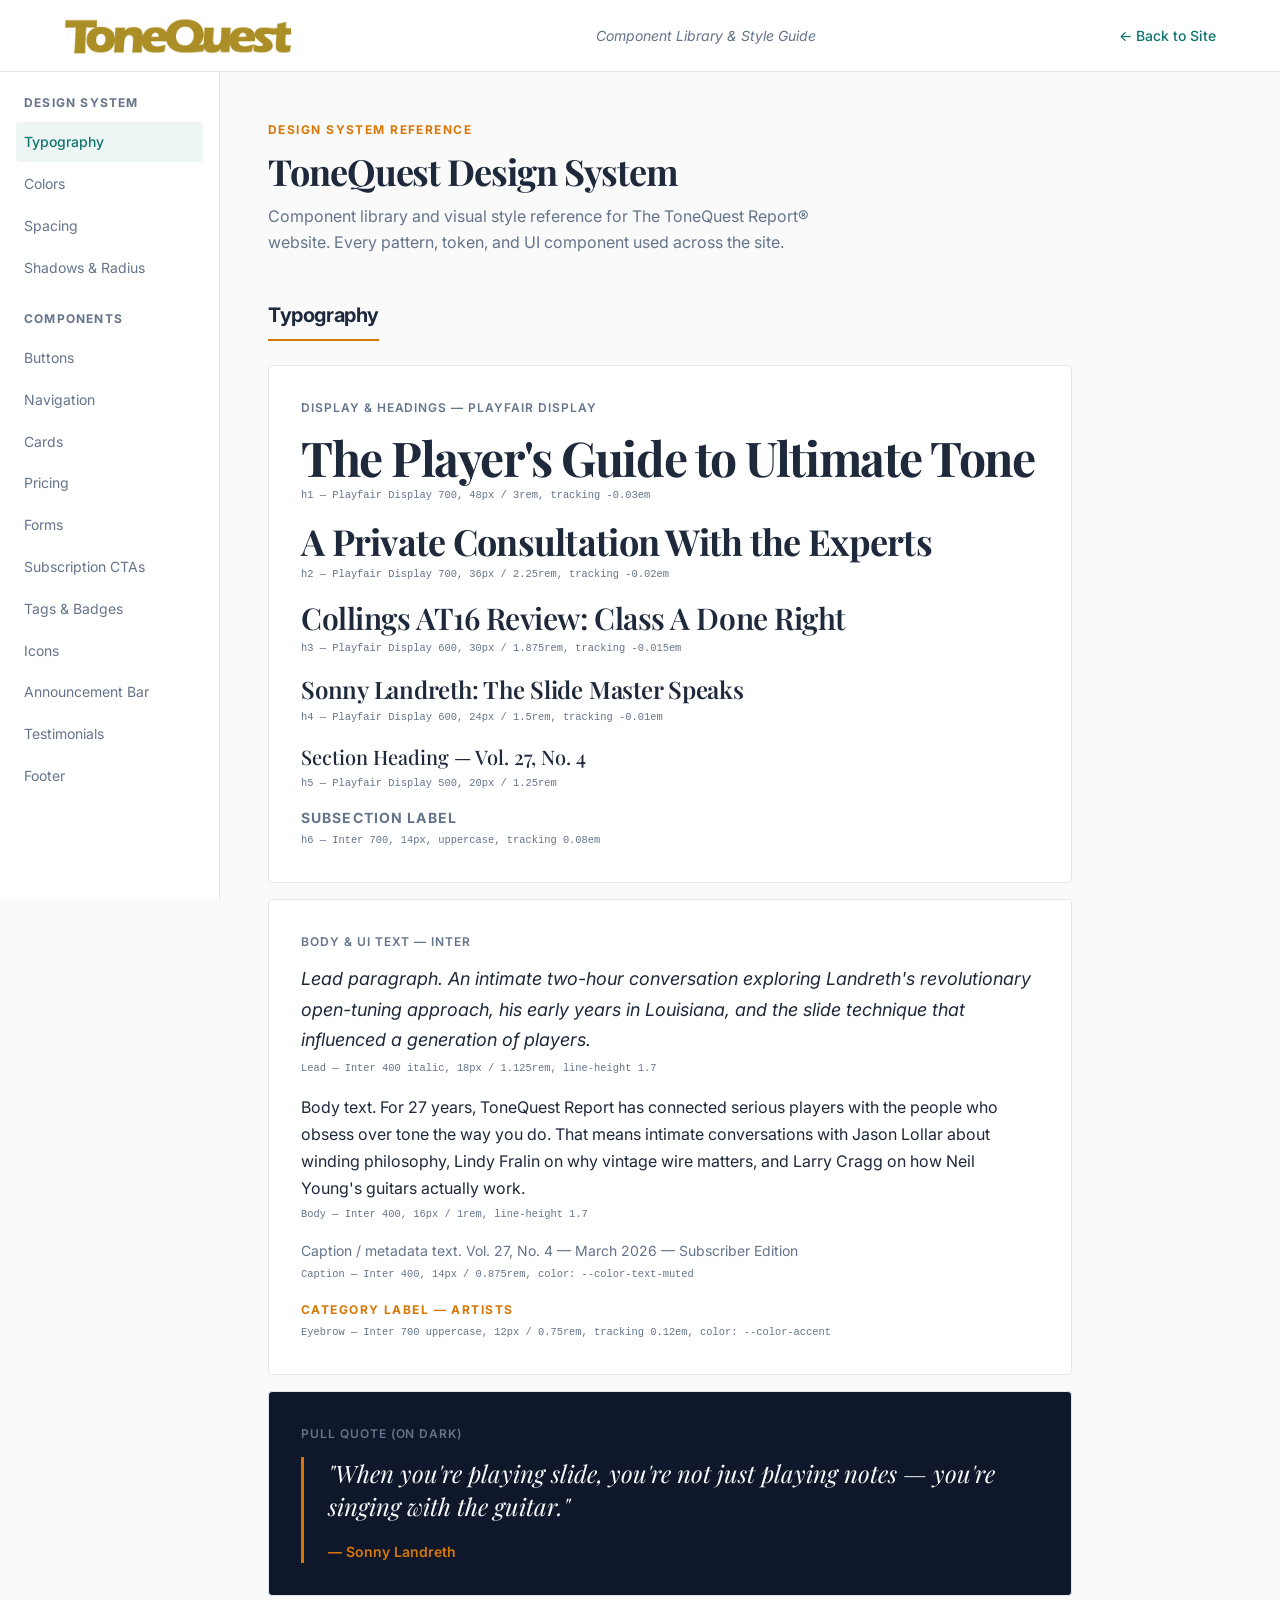
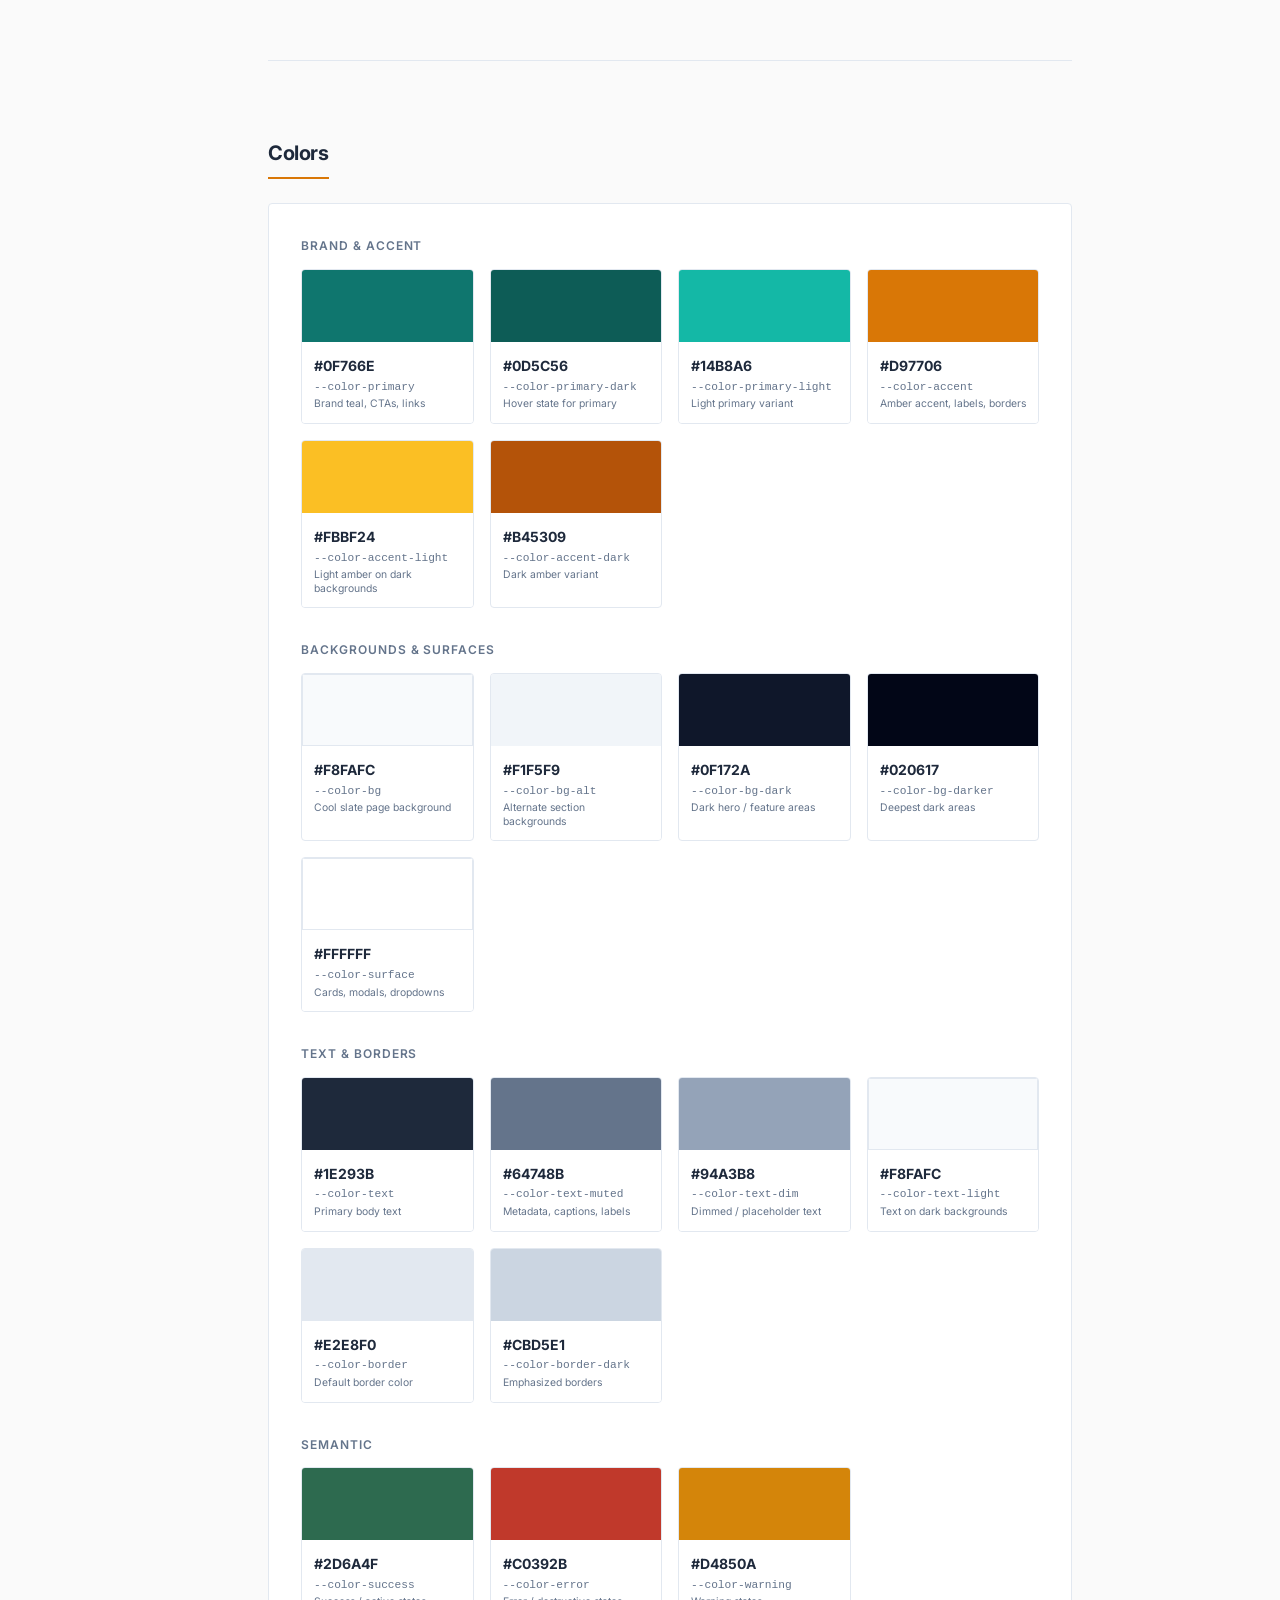
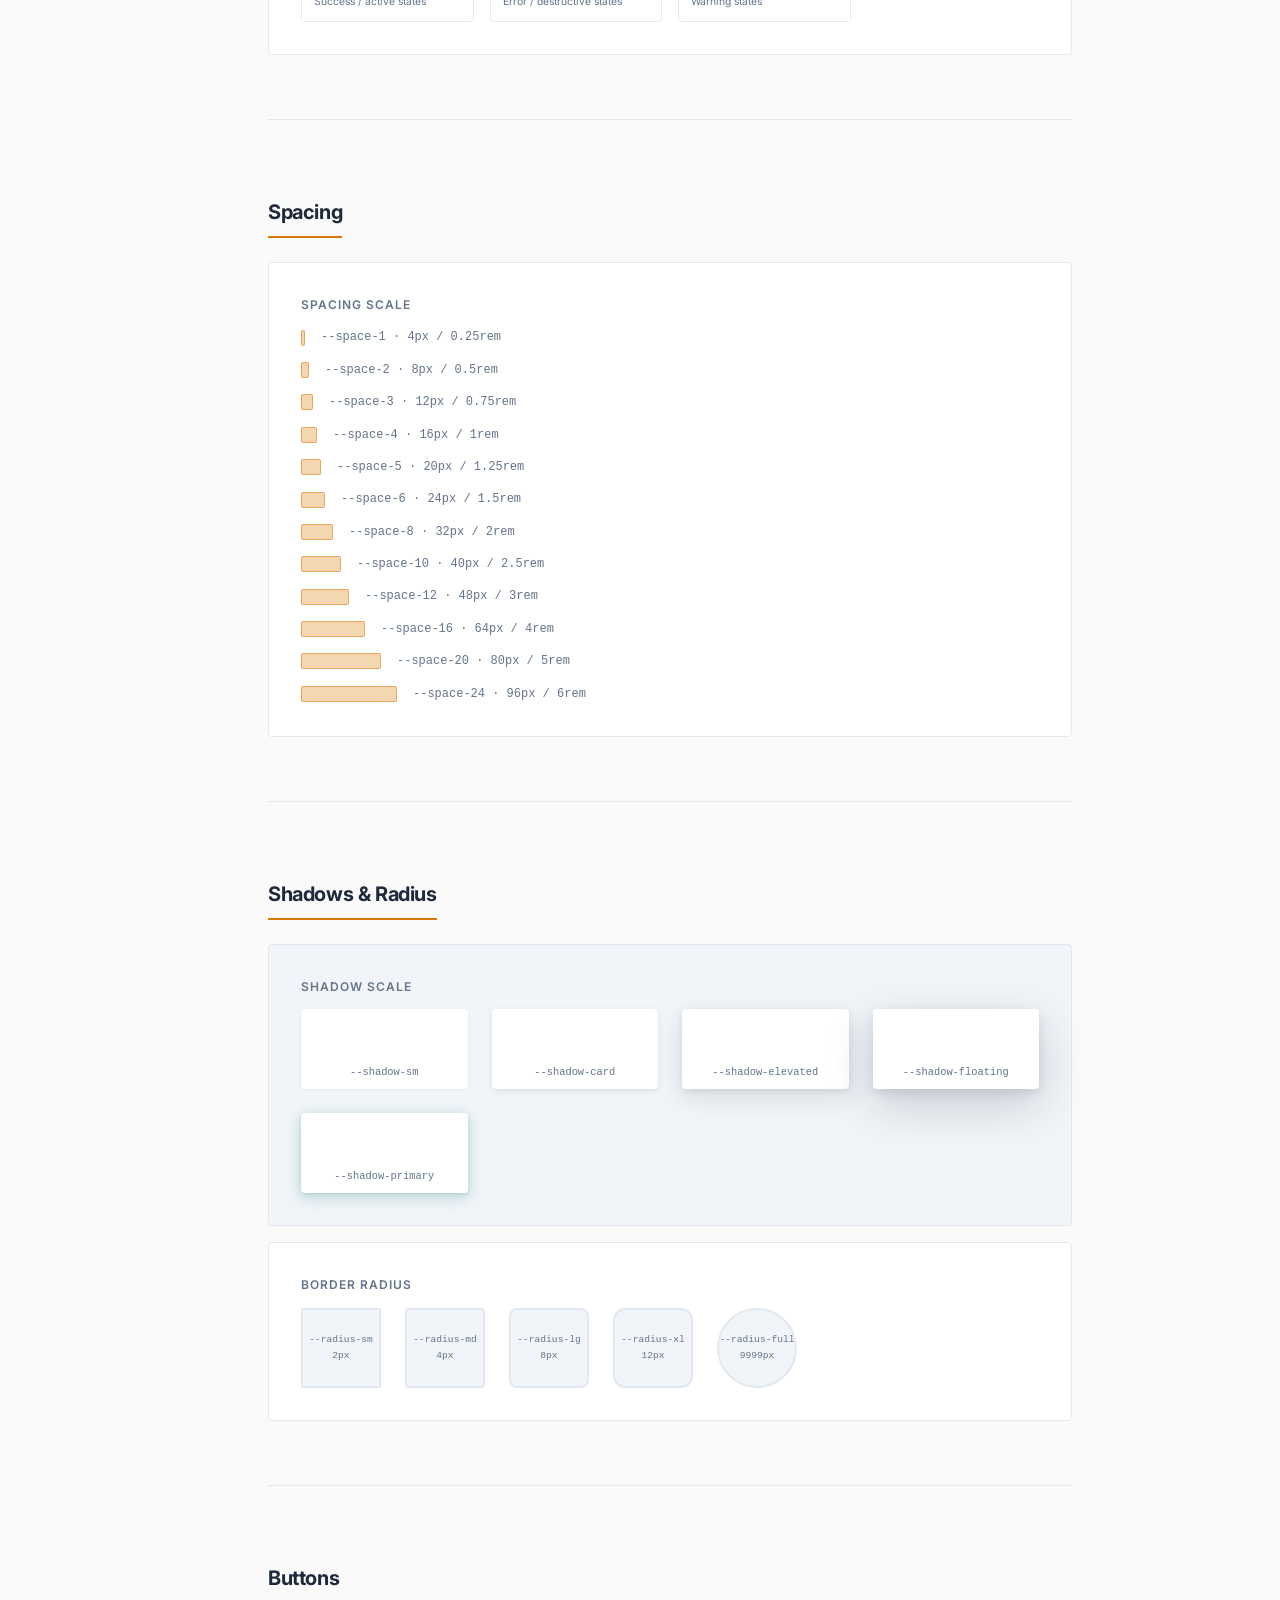
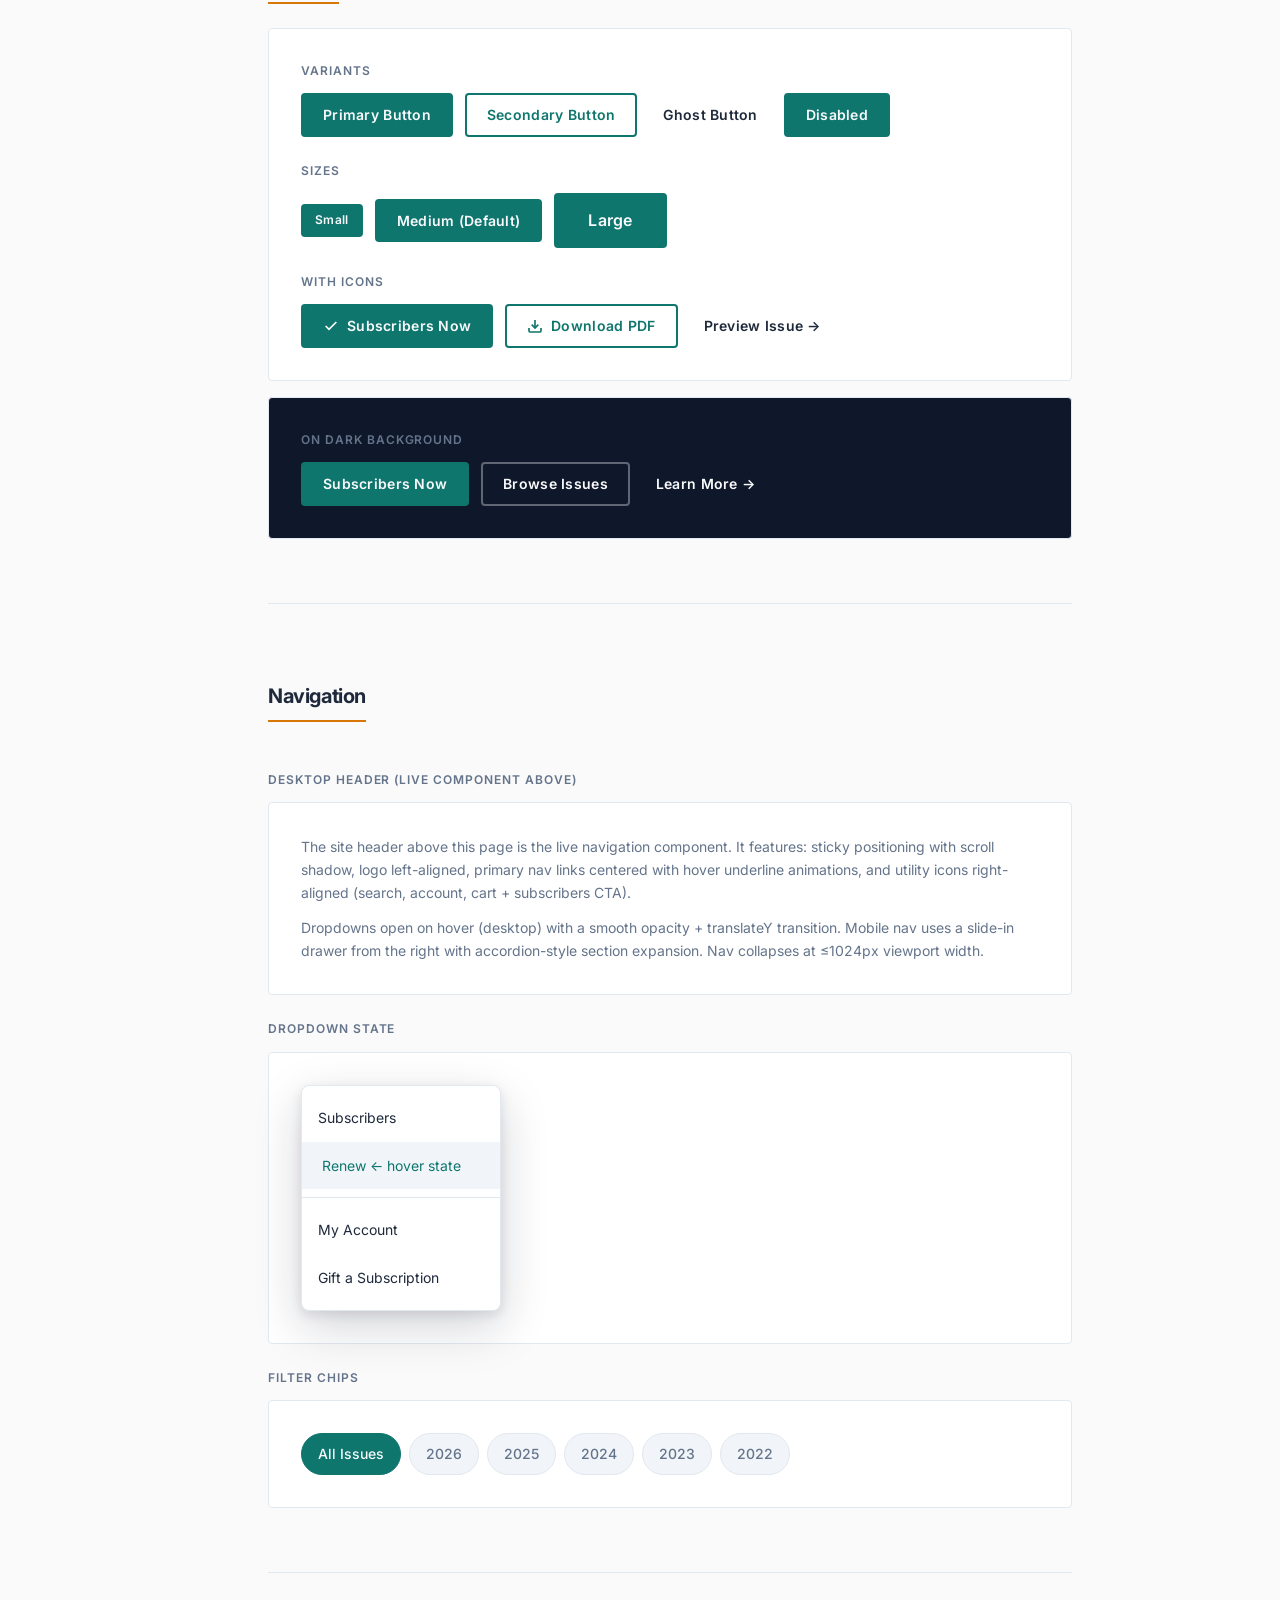
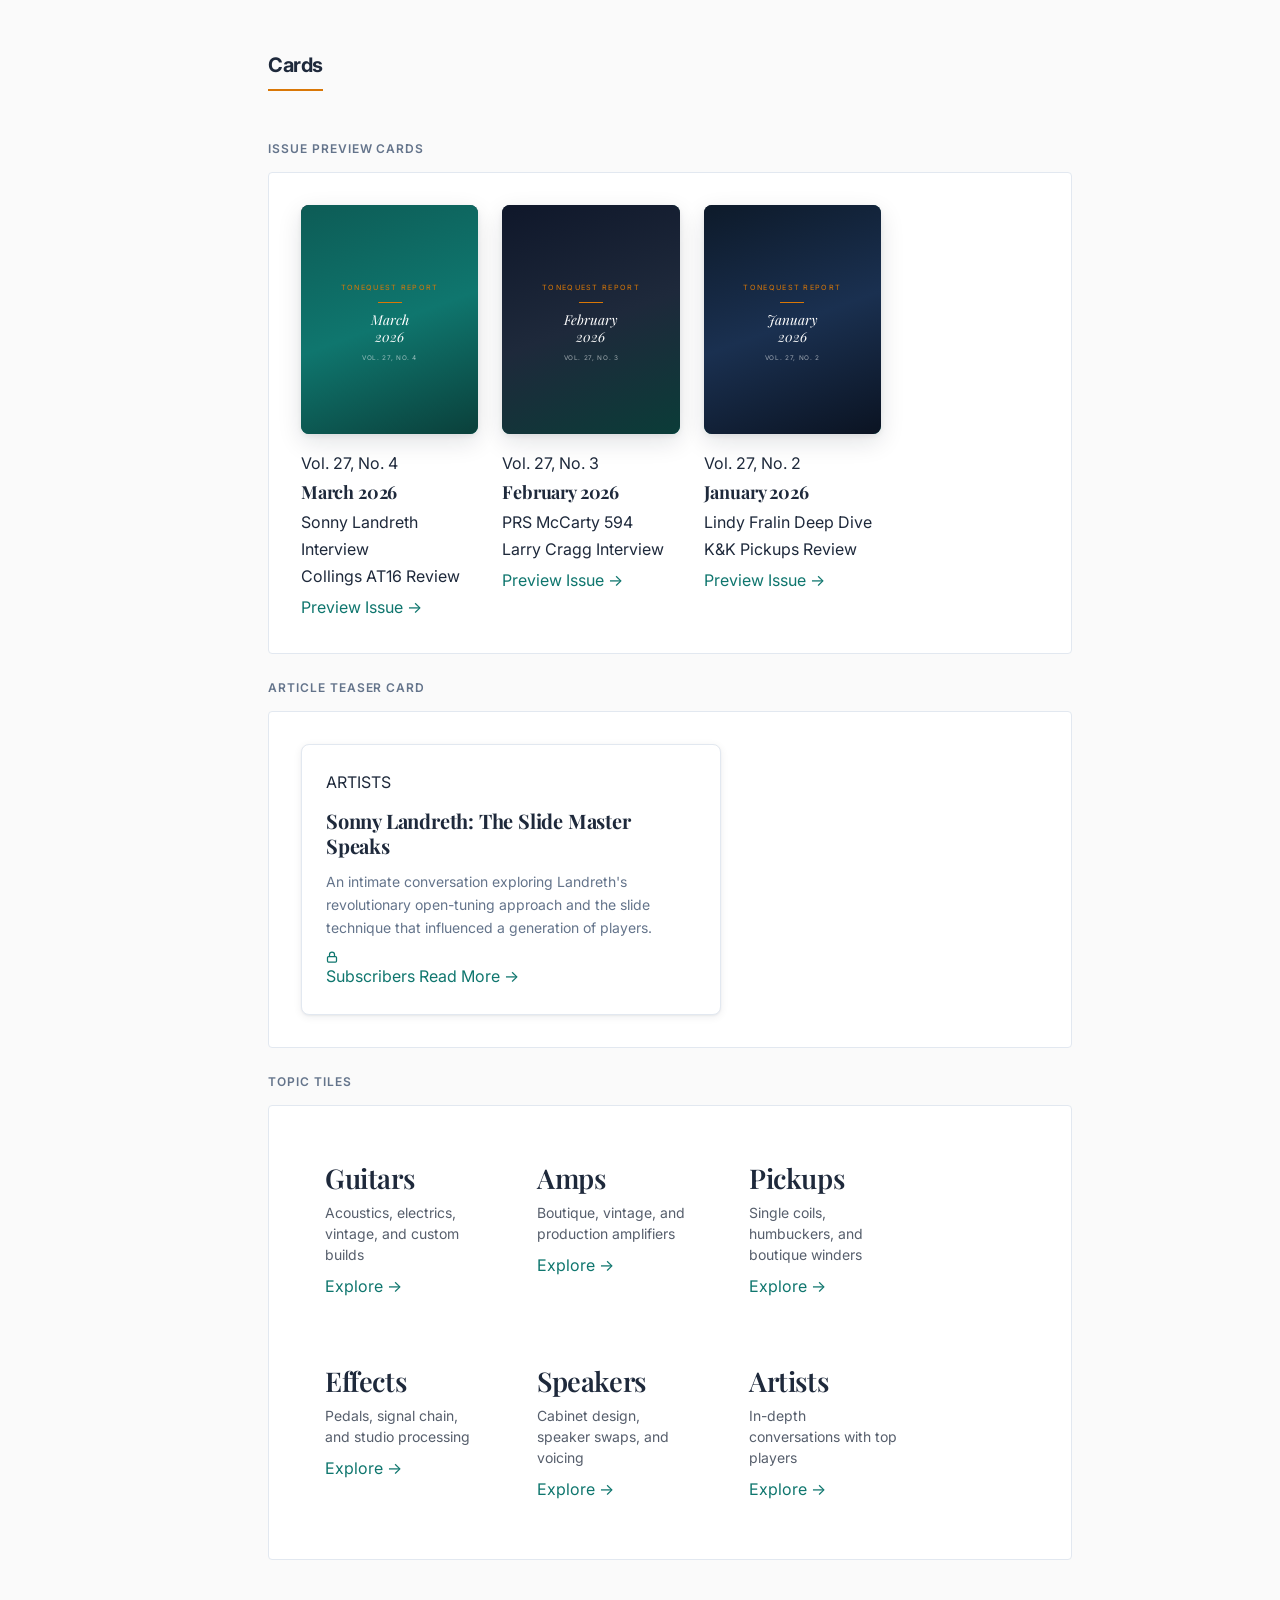
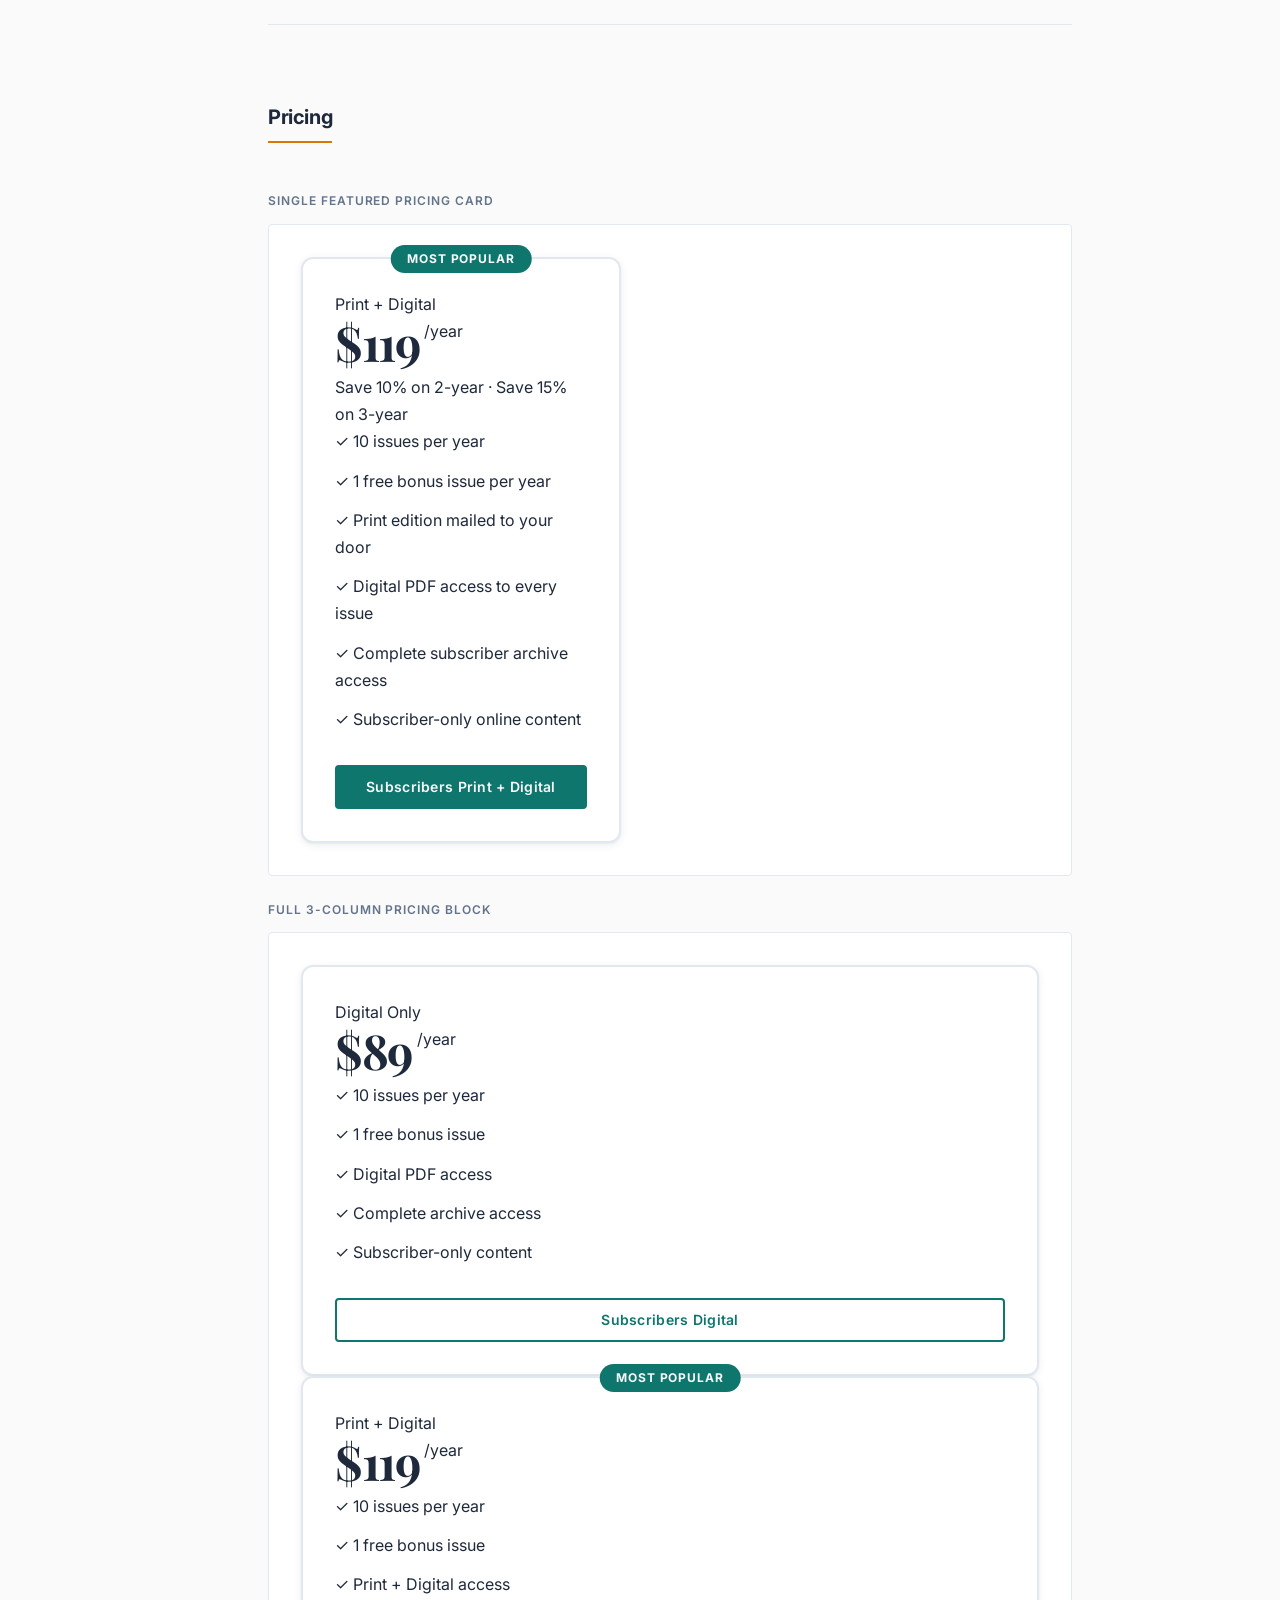
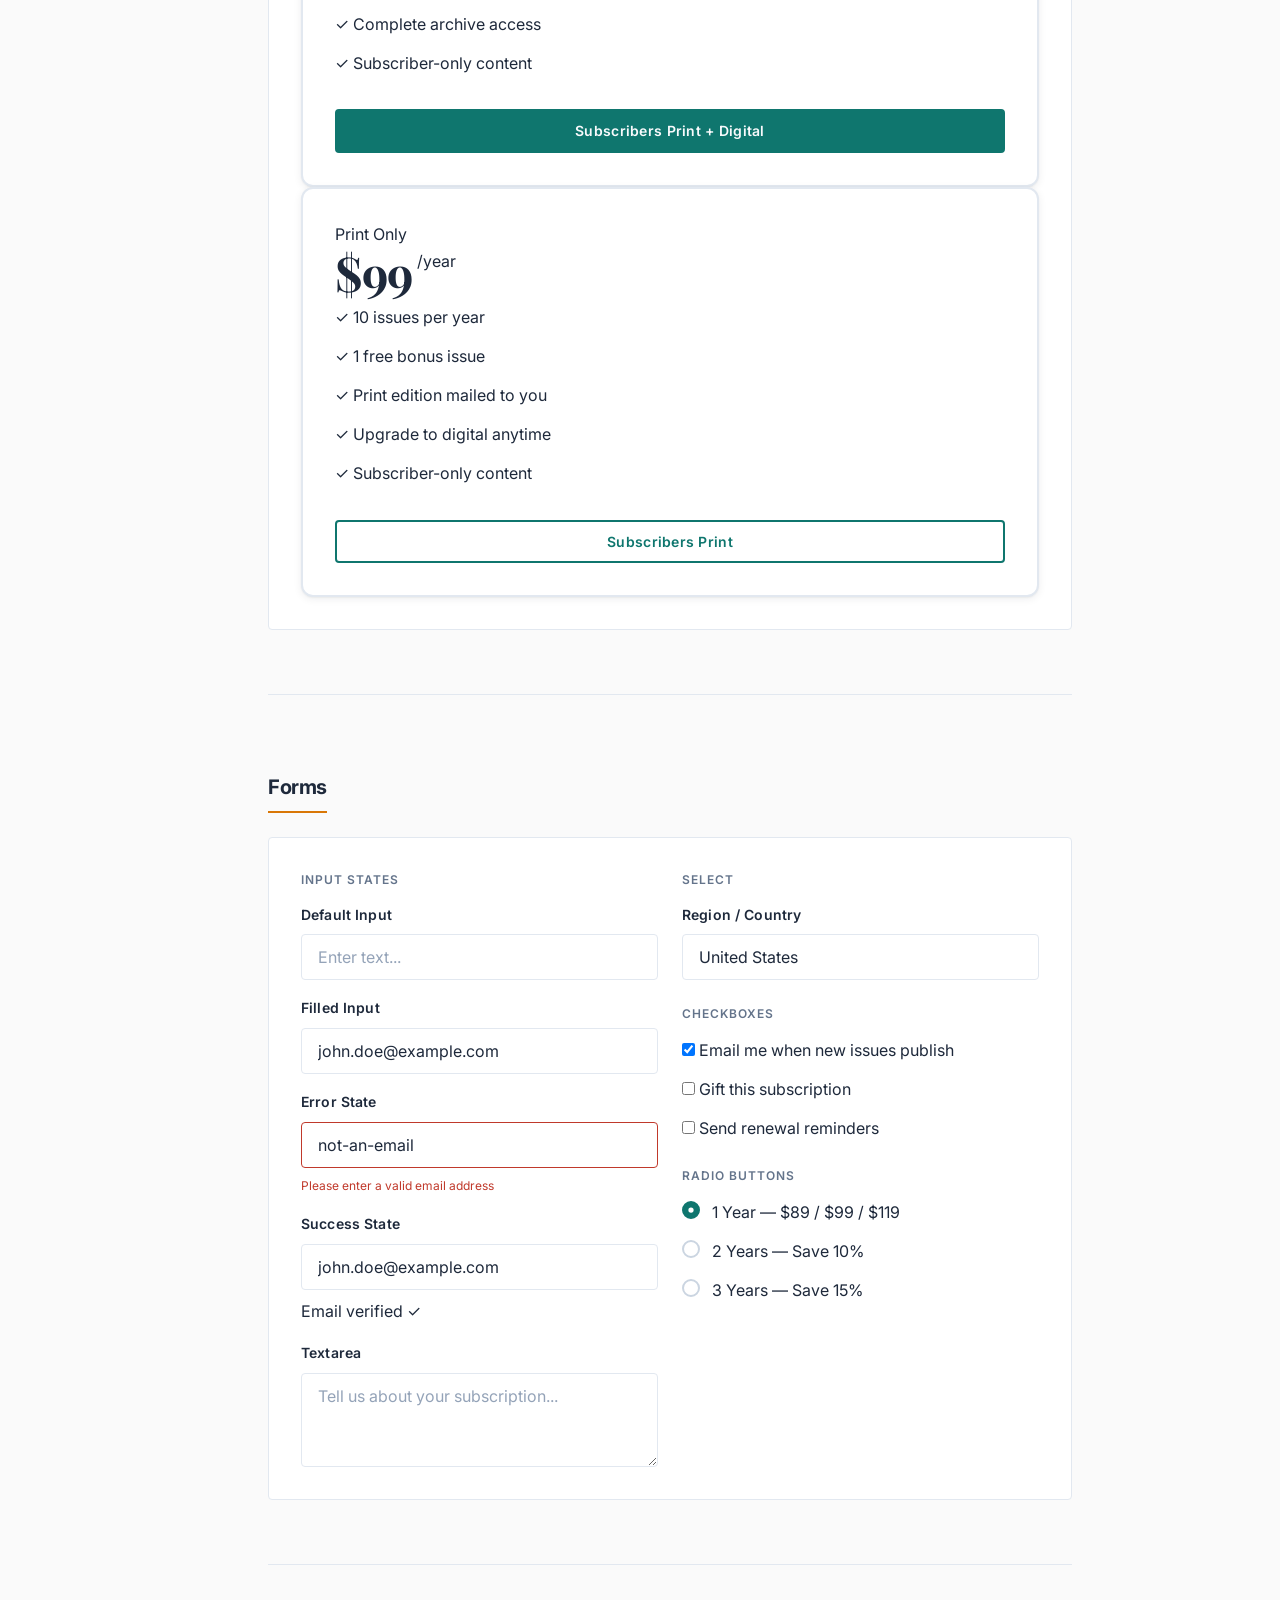
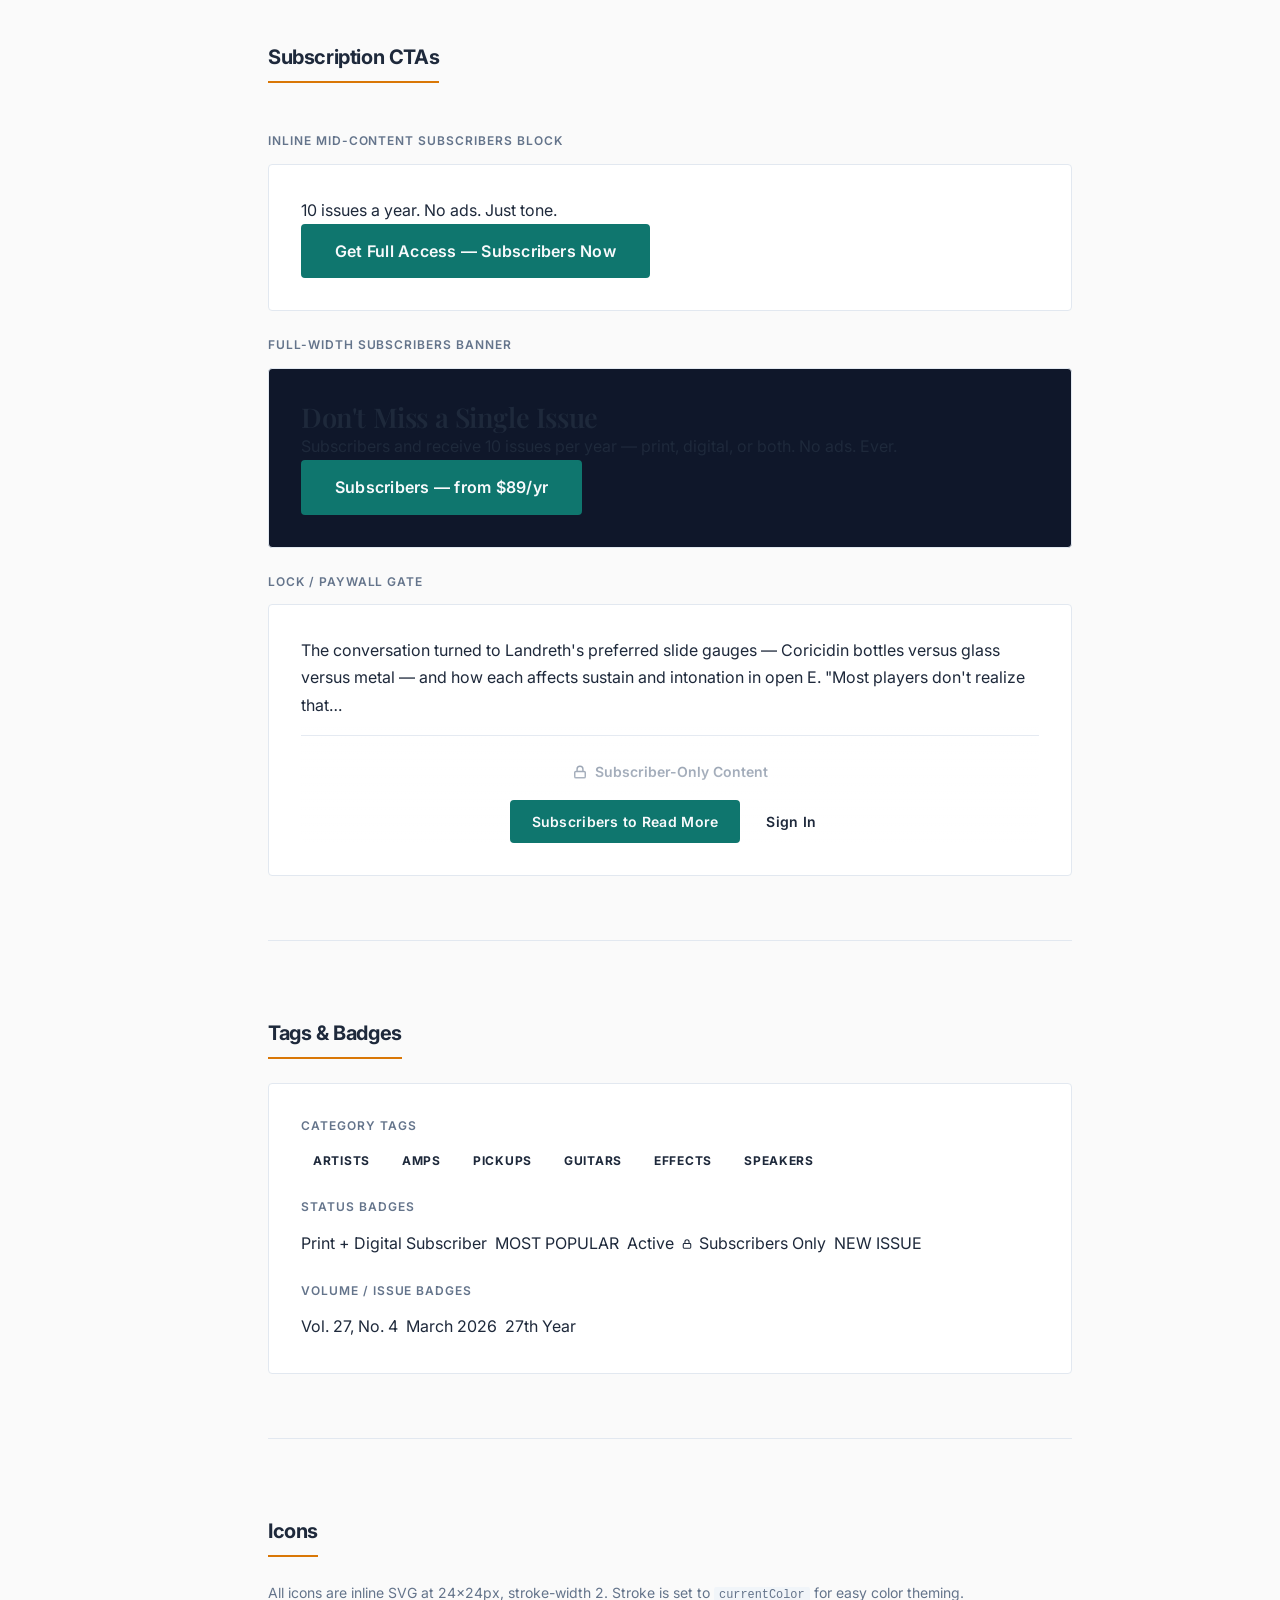
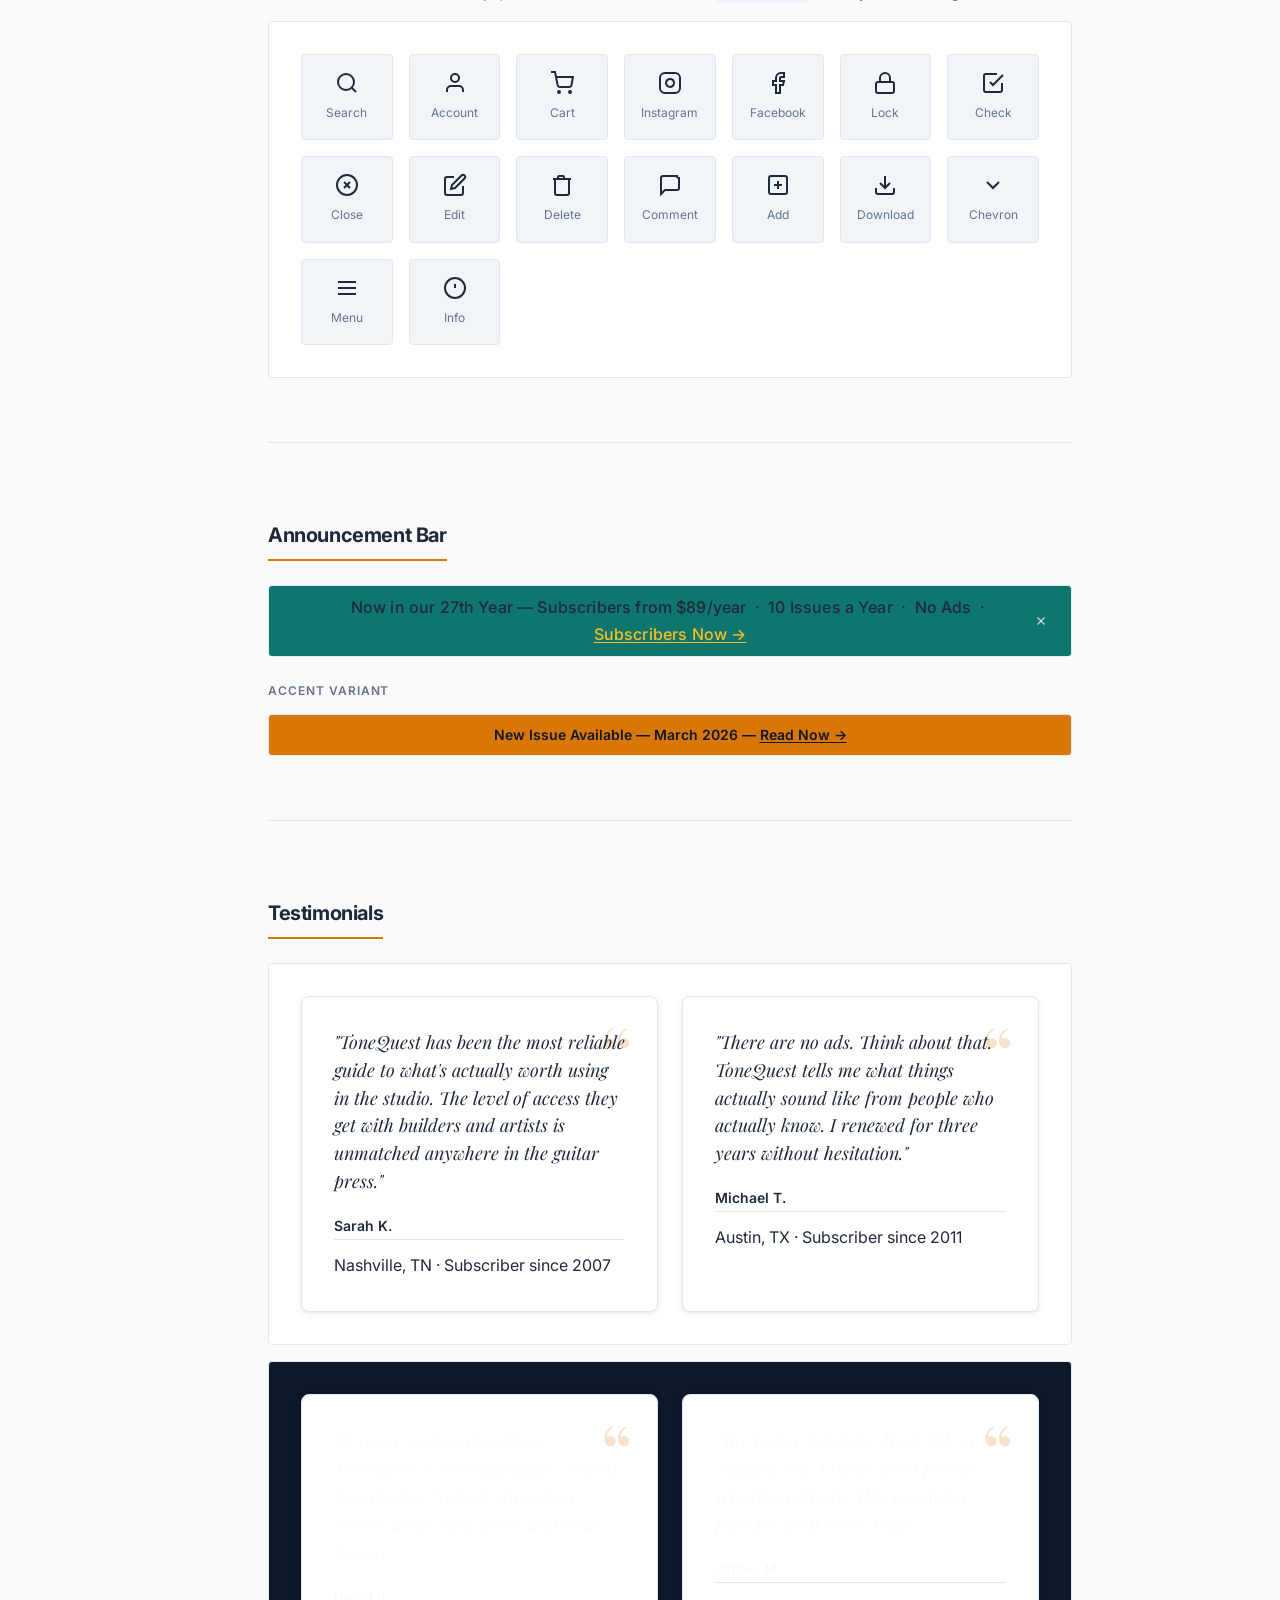
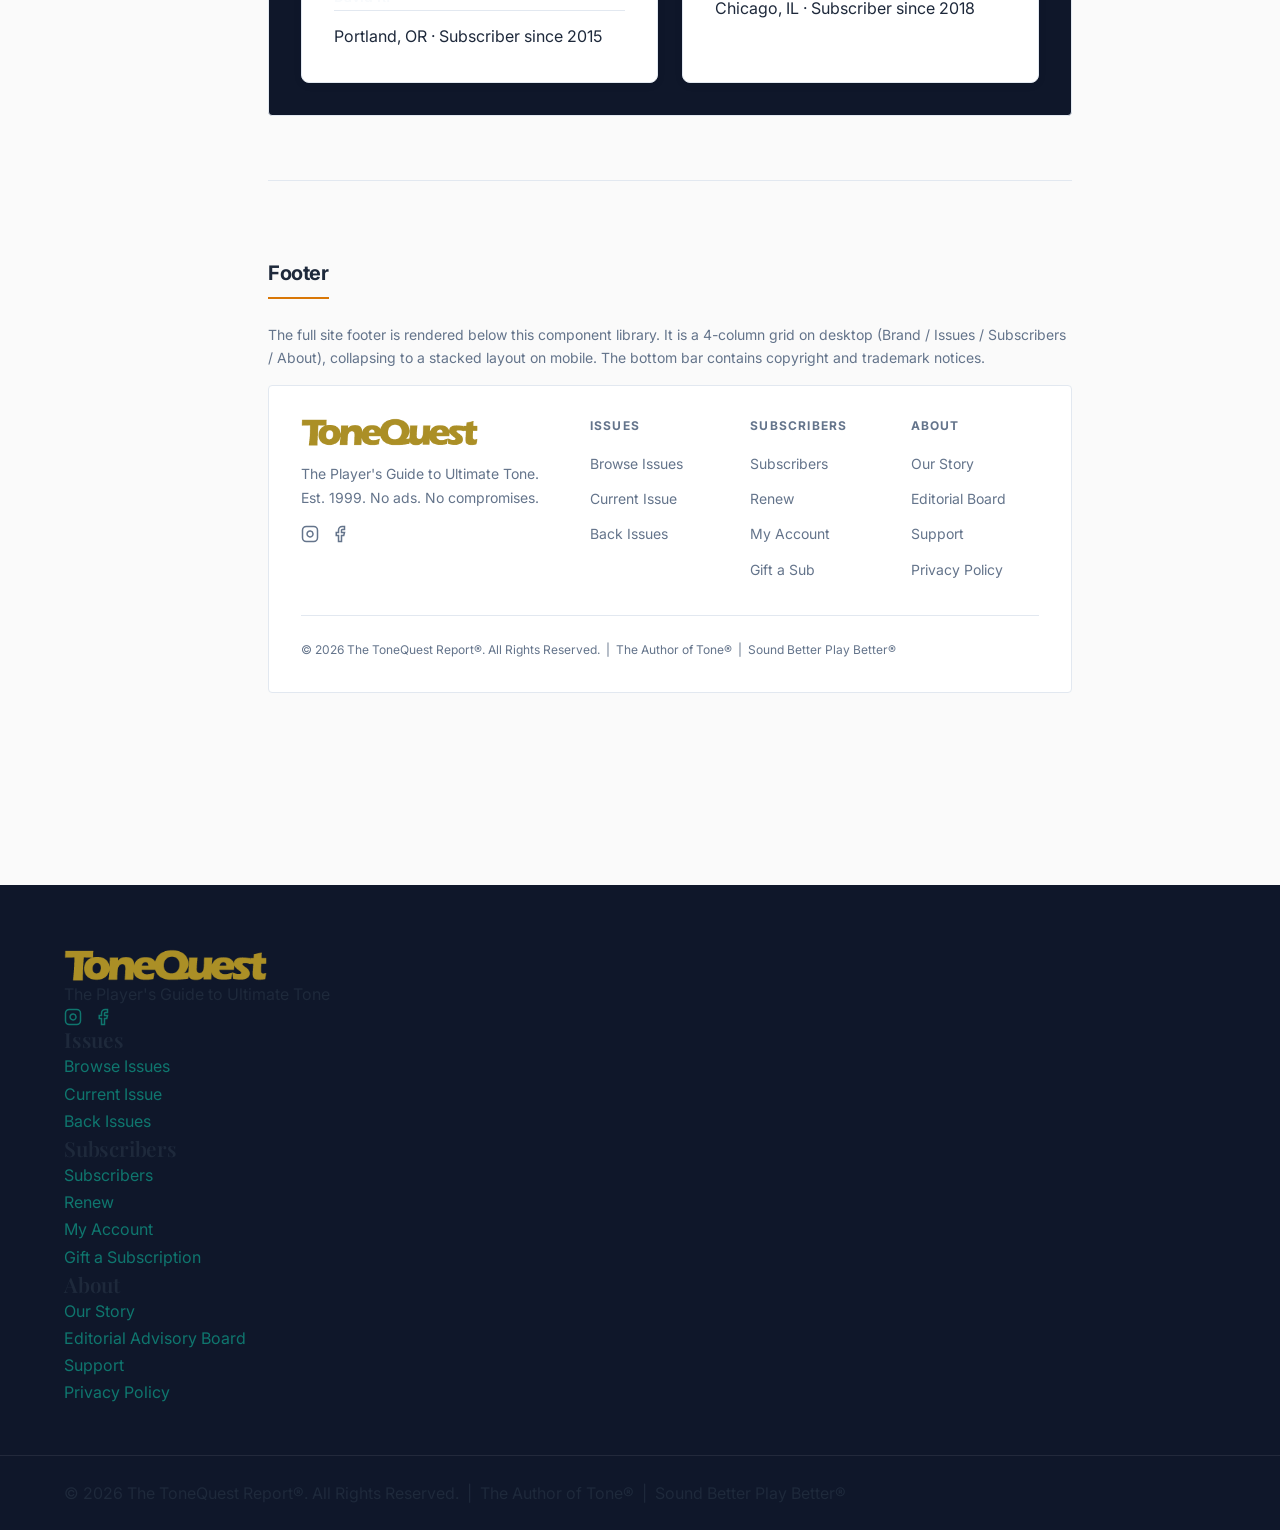
<file: components/index.html>
<!DOCTYPE html>
<html lang="en">
<head>
  <meta charset="UTF-8">
  <meta name="viewport" content="width=device-width, initial-scale=1.0">
  <meta name="robots" content="none">
  <title>Component Library — The ToneQuest Report®</title>
  <link rel="preconnect" href="https://fonts.googleapis.com">
  <link rel="preconnect" href="https://fonts.gstatic.com" crossorigin>
  <link href="https://fonts.googleapis.com/css2?family=Playfair+Display:ital,wght@0,400;0,500;0,600;0,700;0,900;1,400;1,700&family=Inter:wght@300;400;500;600;700&display=swap" rel="stylesheet">
  <link rel="stylesheet" href="../css/base.css">
  <link rel="stylesheet" href="../css/components.css">
  <link rel="stylesheet" href="../css/pages.css">
  <style>
    /* -----------------------------------------------------------------------
       Component Library Page — Local Styles
       ----------------------------------------------------------------------- */

    /* Layout */
    .components-page {
      display: flex;
      min-height: 100vh;
      background: var(--color-bg);
    }

    /* Sidebar */
    .components-sidebar {
      width: 220px;
      flex-shrink: 0;
      position: sticky;
      top: 72px;
      height: calc(100vh - 72px);
      overflow-y: auto;
      padding: var(--space-6) var(--space-4);
      border-right: 1px solid var(--color-border);
      background: var(--color-surface);
    }

    .components-sidebar::-webkit-scrollbar {
      width: 4px;
    }

    .components-sidebar h3 {
      font-family: var(--font-sans);
      font-size: var(--text-xs);
      font-weight: 700;
      text-transform: uppercase;
      letter-spacing: 0.1em;
      color: var(--color-text-muted);
      margin-bottom: var(--space-3);
      padding: 0 var(--space-2);
    }

    .components-sidebar nav {
      display: flex;
      flex-direction: column;
      gap: 2px;
    }

    .components-sidebar a {
      display: block;
      font-family: var(--font-sans);
      font-size: var(--text-sm);
      color: var(--color-text-muted);
      text-decoration: none;
      padding: var(--space-2) var(--space-2);
      border-radius: var(--radius-md);
      transition: color var(--transition), background var(--transition);
    }

    .components-sidebar a:hover {
      color: var(--color-primary);
      background: var(--color-bg-alt);
    }

    .components-sidebar a.is-active {
      color: var(--color-primary);
      background: rgba(15, 118, 110, 0.07);
      font-weight: 500;
    }

    /* Main */
    .components-main {
      flex: 1;
      padding: var(--space-12) var(--space-12);
      max-width: 900px;
    }

    /* Sections */
    .component-section {
      margin-bottom: var(--space-20);
      padding-bottom: var(--space-12);
      border-bottom: 1px solid var(--color-border);
      scroll-margin-top: calc(72px + var(--space-8));
    }

    .component-section:last-child {
      border-bottom: none;
    }

    .component-section > h2 {
      font-family: var(--font-sans);
      font-size: var(--text-xl);
      font-weight: 700;
      color: var(--color-text);
      margin-bottom: var(--space-6);
      padding-bottom: var(--space-3);
      border-bottom: 2px solid var(--color-accent);
      display: inline-block;
    }

    /* Demo blocks */
    .component-demo {
      background: var(--color-surface);
      border: 1px solid var(--color-border);
      border-radius: var(--radius-md);
      padding: var(--space-8);
      margin-bottom: var(--space-4);
    }

    .component-demo--dark {
      background: var(--color-bg-dark);
    }

    .component-demo--alt {
      background: var(--color-bg-alt);
    }

    .component-label {
      font-family: var(--font-sans);
      font-size: var(--text-xs);
      font-weight: 600;
      text-transform: uppercase;
      letter-spacing: 0.08em;
      color: var(--color-text-muted);
      margin-bottom: var(--space-3);
      margin-top: var(--space-6);
    }

    .component-label:first-child {
      margin-top: 0;
    }

    /* Color grid */
    .color-grid {
      display: grid;
      grid-template-columns: repeat(auto-fill, minmax(150px, 1fr));
      gap: var(--space-4);
    }

    .color-swatch {
      border-radius: var(--radius-md);
      overflow: hidden;
      border: 1px solid var(--color-border);
    }

    .color-swatch__preview {
      height: 72px;
    }

    .color-swatch__info {
      padding: var(--space-3);
      background: var(--color-surface);
    }

    .color-swatch__var {
      font-size: 0.7rem;
      font-family: monospace;
      color: var(--color-text-muted);
      display: block;
      line-height: 1.4;
    }

    .color-swatch__hex {
      font-size: var(--text-sm);
      font-weight: 700;
      color: var(--color-text);
      display: block;
      margin-bottom: 2px;
    }

    .color-swatch__desc {
      font-size: 0.65rem;
      color: var(--color-text-muted);
      display: block;
      margin-top: 2px;
      line-height: 1.3;
    }

    /* Button row */
    .btn-row {
      display: flex;
      flex-wrap: wrap;
      gap: var(--space-3);
      align-items: center;
    }

    /* Form demo grid */
    .form-demo {
      display: grid;
      grid-template-columns: 1fr 1fr;
      gap: var(--space-6);
    }

    /* Badge row */
    .badge-row {
      display: flex;
      flex-wrap: wrap;
      gap: var(--space-2);
      align-items: center;
    }

    /* Icon grid */
    .icon-grid {
      display: grid;
      grid-template-columns: repeat(auto-fill, minmax(90px, 1fr));
      gap: var(--space-4);
    }

    .icon-item {
      display: flex;
      flex-direction: column;
      align-items: center;
      gap: var(--space-2);
      padding: var(--space-4) var(--space-2);
      border: 1px solid var(--color-border);
      border-radius: var(--radius-md);
      font-family: var(--font-sans);
      font-size: var(--text-xs);
      color: var(--color-text-muted);
      text-align: center;
      background: var(--color-bg-alt);
      transition: background var(--transition), border-color var(--transition), color var(--transition);
    }

    .icon-item:hover {
      background: var(--color-surface);
      border-color: var(--color-border-dark);
      color: var(--color-text);
    }

    .icon-item svg {
      color: var(--color-text);
    }

    /* Typography sample spacing */
    .type-sample {
      margin-bottom: var(--space-4);
    }

    .type-sample:last-child {
      margin-bottom: 0;
    }

    .type-meta {
      font-family: monospace;
      font-size: 0.65rem;
      color: var(--color-text-muted);
      display: block;
      margin-top: var(--space-1);
    }

    /* Spacing scale */
    .spacing-grid {
      display: flex;
      flex-direction: column;
      gap: var(--space-3);
    }

    .spacing-row {
      display: flex;
      align-items: center;
      gap: var(--space-4);
    }

    .spacing-bar {
      background: rgba(217, 119, 6, 0.3);
      border: 1px solid rgba(217, 119, 6, 0.5);
      height: 16px;
      border-radius: 2px;
      flex-shrink: 0;
    }

    .spacing-label {
      font-family: monospace;
      font-size: var(--text-xs);
      color: var(--color-text-muted);
      white-space: nowrap;
    }

    /* Shadow samples */
    .shadow-grid {
      display: grid;
      grid-template-columns: repeat(auto-fill, minmax(140px, 1fr));
      gap: var(--space-6);
    }

    .shadow-sample {
      background: var(--color-surface);
      border-radius: var(--radius-md);
      height: 80px;
      display: flex;
      align-items: flex-end;
      justify-content: center;
      padding-bottom: var(--space-2);
    }

    .shadow-sample__label {
      font-family: monospace;
      font-size: 0.65rem;
      color: var(--color-text-muted);
    }

    /* Radius samples */
    .radius-grid {
      display: flex;
      flex-wrap: wrap;
      gap: var(--space-6);
      align-items: flex-end;
    }

    .radius-sample {
      background: var(--color-bg-alt);
      border: 2px solid var(--color-border);
      width: 80px;
      height: 80px;
      display: flex;
      flex-direction: column;
      align-items: center;
      justify-content: center;
      gap: var(--space-1);
    }

    .radius-sample__label {
      font-family: monospace;
      font-size: 0.6rem;
      color: var(--color-text-muted);
      text-align: center;
    }
  </style>
</head>
<body>

  <!-- Minimal header for component library -->
  <header class="site-header" id="siteHeader" style="position:sticky;top:0;z-index:100;background:var(--color-surface);border-bottom:1px solid var(--color-border);">
    <div class="site-header__inner container" style="display:flex;align-items:center;justify-content:space-between;height:72px;">
      <a href="../" class="site-header__logo" style="display:flex;align-items:center;">
        <img src="../brand_assets/email-header.png" alt="The ToneQuest Report" height="36" style="display:block;">
      </a>
      <span style="font-family:var(--font-sans);font-size:var(--text-sm);color:var(--color-text-muted);font-style:italic;">Component Library &amp; Style Guide</span>
      <a href="../" style="font-family:var(--font-sans);font-size:var(--text-sm);color:var(--color-primary);text-decoration:none;font-weight:500;">← Back to Site</a>
    </div>
  </header>

  <div class="components-page">

    <!-- =====================================================================
         SIDEBAR NAV
         ===================================================================== -->
    <aside class="components-sidebar">
      <h3>Design System</h3>
      <nav>
        <a href="#typography">Typography</a>
        <a href="#colors">Colors</a>
        <a href="#spacing">Spacing</a>
        <a href="#shadows">Shadows &amp; Radius</a>
      </nav>

      <h3 style="margin-top:var(--space-6);">Components</h3>
      <nav>
        <a href="#buttons">Buttons</a>
        <a href="#navigation">Navigation</a>
        <a href="#cards">Cards</a>
        <a href="#pricing">Pricing</a>
        <a href="#forms">Forms</a>
        <a href="#subscription-ctas">Subscription CTAs</a>
        <a href="#tags-badges">Tags &amp; Badges</a>
        <a href="#icons">Icons</a>
        <a href="#announcement-bar">Announcement Bar</a>
        <a href="#testimonials">Testimonials</a>
        <a href="#footer">Footer</a>
      </nav>
    </aside>

    <!-- =====================================================================
         MAIN CONTENT
         ===================================================================== -->
    <main class="components-main">

      <!-- Page Header -->
      <div style="margin-bottom:var(--space-12);">
        <p style="font-family:var(--font-sans);font-size:var(--text-xs);font-weight:700;letter-spacing:0.12em;text-transform:uppercase;color:var(--color-accent);margin-bottom:var(--space-3);">Design System Reference</p>
        <h1 style="font-family:var(--font-serif);font-size:var(--text-4xl);color:var(--color-text);margin-bottom:var(--space-3);letter-spacing:-0.03em;line-height:1.1;">ToneQuest Design System</h1>
        <p style="color:var(--color-text-muted);font-family:var(--font-sans);font-size:var(--text-base);line-height:1.6;max-width:55ch;">Component library and visual style reference for The ToneQuest Report® website. Every pattern, token, and UI component used across the site.</p>
      </div>

      <!-- =================================================================
           TYPOGRAPHY
           ================================================================= -->
      <section class="component-section" id="typography">
        <h2>Typography</h2>

        <div class="component-demo">
          <div class="component-label">Display &amp; Headings — Playfair Display</div>

          <div class="type-sample">
            <h1 style="font-family:var(--font-serif);font-size:var(--text-5xl);line-height:1.1;letter-spacing:-0.03em;margin:0;">The Player's Guide to Ultimate Tone</h1>
            <span class="type-meta">h1 — Playfair Display 700, 48px / 3rem, tracking -0.03em</span>
          </div>

          <div class="type-sample">
            <h2 style="font-family:var(--font-serif);font-size:var(--text-4xl);line-height:1.15;letter-spacing:-0.02em;margin:0;">A Private Consultation With the Experts</h2>
            <span class="type-meta">h2 — Playfair Display 700, 36px / 2.25rem, tracking -0.02em</span>
          </div>

          <div class="type-sample">
            <h3 style="font-family:var(--font-serif);font-size:var(--text-3xl);line-height:1.2;letter-spacing:-0.015em;margin:0;">Collings AT16 Review: Class A Done Right</h3>
            <span class="type-meta">h3 — Playfair Display 600, 30px / 1.875rem, tracking -0.015em</span>
          </div>

          <div class="type-sample">
            <h4 style="font-family:var(--font-serif);font-size:var(--text-2xl);line-height:1.3;letter-spacing:-0.01em;margin:0;">Sonny Landreth: The Slide Master Speaks</h4>
            <span class="type-meta">h4 — Playfair Display 600, 24px / 1.5rem, tracking -0.01em</span>
          </div>

          <div class="type-sample">
            <h5 style="font-family:var(--font-serif);font-size:var(--text-xl);line-height:1.4;margin:0;">Section Heading — Vol. 27, No. 4</h5>
            <span class="type-meta">h5 — Playfair Display 500, 20px / 1.25rem</span>
          </div>

          <div class="type-sample">
            <h6 style="font-family:var(--font-sans);font-size:var(--text-sm);font-weight:700;letter-spacing:0.08em;text-transform:uppercase;color:var(--color-text-muted);margin:0;">Subsection Label</h6>
            <span class="type-meta">h6 — Inter 700, 14px, uppercase, tracking 0.08em</span>
          </div>
        </div>

        <div class="component-demo" style="margin-top:var(--space-4);">
          <div class="component-label">Body &amp; UI Text — Inter</div>

          <div class="type-sample">
            <p style="font-family:var(--font-sans);font-size:var(--text-lg);line-height:1.7;font-style:italic;margin:0;">Lead paragraph. An intimate two-hour conversation exploring Landreth's revolutionary open-tuning approach, his early years in Louisiana, and the slide technique that influenced a generation of players.</p>
            <span class="type-meta">Lead — Inter 400 italic, 18px / 1.125rem, line-height 1.7</span>
          </div>

          <div class="type-sample">
            <p style="font-family:var(--font-sans);font-size:var(--text-base);line-height:1.7;margin:0;">Body text. For 27 years, ToneQuest Report has connected serious players with the people who obsess over tone the way you do. That means intimate conversations with Jason Lollar about winding philosophy, Lindy Fralin on why vintage wire matters, and Larry Cragg on how Neil Young's guitars actually work.</p>
            <span class="type-meta">Body — Inter 400, 16px / 1rem, line-height 1.7</span>
          </div>

          <div class="type-sample">
            <p style="font-family:var(--font-sans);font-size:var(--text-sm);line-height:1.6;color:var(--color-text-muted);margin:0;">Caption / metadata text. Vol. 27, No. 4 — March 2026 — Subscriber Edition</p>
            <span class="type-meta">Caption — Inter 400, 14px / 0.875rem, color: --color-text-muted</span>
          </div>

          <div class="type-sample">
            <p style="font-family:var(--font-sans);font-size:var(--text-xs);letter-spacing:0.12em;text-transform:uppercase;font-weight:700;color:var(--color-accent);margin:0;">Category Label — Artists</p>
            <span class="type-meta">Eyebrow — Inter 700 uppercase, 12px / 0.75rem, tracking 0.12em, color: --color-accent</span>
          </div>
        </div>

        <div class="component-demo component-demo--dark" style="margin-top:var(--space-4);">
          <div class="component-label" style="color:var(--color-text-muted);">Pull Quote (on dark)</div>
          <blockquote style="border-left:3px solid var(--color-accent);padding-left:var(--space-6);margin:0;">
            <p style="font-family:var(--font-serif);font-size:var(--text-2xl);font-style:italic;line-height:1.4;color:var(--color-text-light);margin:0;">"When you're playing slide, you're not just playing notes — you're singing with the guitar."</p>
            <cite style="font-family:var(--font-sans);font-size:var(--text-sm);color:var(--color-accent);margin-top:var(--space-4);display:block;font-style:normal;font-weight:600;">— Sonny Landreth</cite>
          </blockquote>
        </div>
      </section>

      <!-- =================================================================
           COLORS
           ================================================================= -->
      <section class="component-section" id="colors">
        <h2>Colors</h2>

        <div class="component-demo">
          <div class="component-label">Brand &amp; Accent</div>
          <div class="color-grid">
            <div class="color-swatch">
              <div class="color-swatch__preview" style="background:#0F766E;"></div>
              <div class="color-swatch__info">
                <span class="color-swatch__hex">#0F766E</span>
                <span class="color-swatch__var">--color-primary</span>
                <span class="color-swatch__desc">Brand teal, CTAs, links</span>
              </div>
            </div>
            <div class="color-swatch">
              <div class="color-swatch__preview" style="background:#0D5C56;"></div>
              <div class="color-swatch__info">
                <span class="color-swatch__hex">#0D5C56</span>
                <span class="color-swatch__var">--color-primary-dark</span>
                <span class="color-swatch__desc">Hover state for primary</span>
              </div>
            </div>
            <div class="color-swatch">
              <div class="color-swatch__preview" style="background:#14B8A6;"></div>
              <div class="color-swatch__info">
                <span class="color-swatch__hex">#14B8A6</span>
                <span class="color-swatch__var">--color-primary-light</span>
                <span class="color-swatch__desc">Light primary variant</span>
              </div>
            </div>
            <div class="color-swatch">
              <div class="color-swatch__preview" style="background:#D97706;"></div>
              <div class="color-swatch__info">
                <span class="color-swatch__hex">#D97706</span>
                <span class="color-swatch__var">--color-accent</span>
                <span class="color-swatch__desc">Amber accent, labels, borders</span>
              </div>
            </div>
            <div class="color-swatch">
              <div class="color-swatch__preview" style="background:#FBBF24;"></div>
              <div class="color-swatch__info">
                <span class="color-swatch__hex">#FBBF24</span>
                <span class="color-swatch__var">--color-accent-light</span>
                <span class="color-swatch__desc">Light amber on dark backgrounds</span>
              </div>
            </div>
            <div class="color-swatch">
              <div class="color-swatch__preview" style="background:#B45309;"></div>
              <div class="color-swatch__info">
                <span class="color-swatch__hex">#B45309</span>
                <span class="color-swatch__var">--color-accent-dark</span>
                <span class="color-swatch__desc">Dark amber variant</span>
              </div>
            </div>
          </div>

          <div class="component-label" style="margin-top:var(--space-8);">Backgrounds &amp; Surfaces</div>
          <div class="color-grid">
            <div class="color-swatch">
              <div class="color-swatch__preview" style="background:#F8FAFC;outline:1px solid var(--color-border);outline-offset:-1px;"></div>
              <div class="color-swatch__info">
                <span class="color-swatch__hex">#F8FAFC</span>
                <span class="color-swatch__var">--color-bg</span>
                <span class="color-swatch__desc">Cool slate page background</span>
              </div>
            </div>
            <div class="color-swatch">
              <div class="color-swatch__preview" style="background:#F1F5F9;"></div>
              <div class="color-swatch__info">
                <span class="color-swatch__hex">#F1F5F9</span>
                <span class="color-swatch__var">--color-bg-alt</span>
                <span class="color-swatch__desc">Alternate section backgrounds</span>
              </div>
            </div>
            <div class="color-swatch">
              <div class="color-swatch__preview" style="background:#0F172A;"></div>
              <div class="color-swatch__info">
                <span class="color-swatch__hex">#0F172A</span>
                <span class="color-swatch__var">--color-bg-dark</span>
                <span class="color-swatch__desc">Dark hero / feature areas</span>
              </div>
            </div>
            <div class="color-swatch">
              <div class="color-swatch__preview" style="background:#020617;"></div>
              <div class="color-swatch__info">
                <span class="color-swatch__hex">#020617</span>
                <span class="color-swatch__var">--color-bg-darker</span>
                <span class="color-swatch__desc">Deepest dark areas</span>
              </div>
            </div>
            <div class="color-swatch">
              <div class="color-swatch__preview" style="background:#FFFFFF;outline:1px solid var(--color-border);outline-offset:-1px;"></div>
              <div class="color-swatch__info">
                <span class="color-swatch__hex">#FFFFFF</span>
                <span class="color-swatch__var">--color-surface</span>
                <span class="color-swatch__desc">Cards, modals, dropdowns</span>
              </div>
            </div>
          </div>

          <div class="component-label" style="margin-top:var(--space-8);">Text &amp; Borders</div>
          <div class="color-grid">
            <div class="color-swatch">
              <div class="color-swatch__preview" style="background:#1E293B;"></div>
              <div class="color-swatch__info">
                <span class="color-swatch__hex">#1E293B</span>
                <span class="color-swatch__var">--color-text</span>
                <span class="color-swatch__desc">Primary body text</span>
              </div>
            </div>
            <div class="color-swatch">
              <div class="color-swatch__preview" style="background:#64748B;"></div>
              <div class="color-swatch__info">
                <span class="color-swatch__hex">#64748B</span>
                <span class="color-swatch__var">--color-text-muted</span>
                <span class="color-swatch__desc">Metadata, captions, labels</span>
              </div>
            </div>
            <div class="color-swatch">
              <div class="color-swatch__preview" style="background:#94A3B8;"></div>
              <div class="color-swatch__info">
                <span class="color-swatch__hex">#94A3B8</span>
                <span class="color-swatch__var">--color-text-dim</span>
                <span class="color-swatch__desc">Dimmed / placeholder text</span>
              </div>
            </div>
            <div class="color-swatch">
              <div class="color-swatch__preview" style="background:#F8FAFC;outline:1px solid var(--color-border);outline-offset:-1px;"></div>
              <div class="color-swatch__info">
                <span class="color-swatch__hex">#F8FAFC</span>
                <span class="color-swatch__var">--color-text-light</span>
                <span class="color-swatch__desc">Text on dark backgrounds</span>
              </div>
            </div>
            <div class="color-swatch">
              <div class="color-swatch__preview" style="background:#E2E8F0;"></div>
              <div class="color-swatch__info">
                <span class="color-swatch__hex">#E2E8F0</span>
                <span class="color-swatch__var">--color-border</span>
                <span class="color-swatch__desc">Default border color</span>
              </div>
            </div>
            <div class="color-swatch">
              <div class="color-swatch__preview" style="background:#CBD5E1;"></div>
              <div class="color-swatch__info">
                <span class="color-swatch__hex">#CBD5E1</span>
                <span class="color-swatch__var">--color-border-dark</span>
                <span class="color-swatch__desc">Emphasized borders</span>
              </div>
            </div>
          </div>

          <div class="component-label" style="margin-top:var(--space-8);">Semantic</div>
          <div class="color-grid">
            <div class="color-swatch">
              <div class="color-swatch__preview" style="background:#2D6A4F;"></div>
              <div class="color-swatch__info">
                <span class="color-swatch__hex">#2D6A4F</span>
                <span class="color-swatch__var">--color-success</span>
                <span class="color-swatch__desc">Success / active states</span>
              </div>
            </div>
            <div class="color-swatch">
              <div class="color-swatch__preview" style="background:#C0392B;"></div>
              <div class="color-swatch__info">
                <span class="color-swatch__hex">#C0392B</span>
                <span class="color-swatch__var">--color-error</span>
                <span class="color-swatch__desc">Error / destructive states</span>
              </div>
            </div>
            <div class="color-swatch">
              <div class="color-swatch__preview" style="background:#D4850A;"></div>
              <div class="color-swatch__info">
                <span class="color-swatch__hex">#D4850A</span>
                <span class="color-swatch__var">--color-warning</span>
                <span class="color-swatch__desc">Warning states</span>
              </div>
            </div>
          </div>
        </div>
      </section>

      <!-- =================================================================
           SPACING
           ================================================================= -->
      <section class="component-section" id="spacing">
        <h2>Spacing</h2>

        <div class="component-demo">
          <div class="component-label">Spacing Scale</div>
          <div class="spacing-grid">
            <div class="spacing-row">
              <div class="spacing-bar" style="width:4px;"></div>
              <span class="spacing-label">--space-1 · 4px / 0.25rem</span>
            </div>
            <div class="spacing-row">
              <div class="spacing-bar" style="width:8px;"></div>
              <span class="spacing-label">--space-2 · 8px / 0.5rem</span>
            </div>
            <div class="spacing-row">
              <div class="spacing-bar" style="width:12px;"></div>
              <span class="spacing-label">--space-3 · 12px / 0.75rem</span>
            </div>
            <div class="spacing-row">
              <div class="spacing-bar" style="width:16px;"></div>
              <span class="spacing-label">--space-4 · 16px / 1rem</span>
            </div>
            <div class="spacing-row">
              <div class="spacing-bar" style="width:20px;"></div>
              <span class="spacing-label">--space-5 · 20px / 1.25rem</span>
            </div>
            <div class="spacing-row">
              <div class="spacing-bar" style="width:24px;"></div>
              <span class="spacing-label">--space-6 · 24px / 1.5rem</span>
            </div>
            <div class="spacing-row">
              <div class="spacing-bar" style="width:32px;"></div>
              <span class="spacing-label">--space-8 · 32px / 2rem</span>
            </div>
            <div class="spacing-row">
              <div class="spacing-bar" style="width:40px;"></div>
              <span class="spacing-label">--space-10 · 40px / 2.5rem</span>
            </div>
            <div class="spacing-row">
              <div class="spacing-bar" style="width:48px;"></div>
              <span class="spacing-label">--space-12 · 48px / 3rem</span>
            </div>
            <div class="spacing-row">
              <div class="spacing-bar" style="width:64px;"></div>
              <span class="spacing-label">--space-16 · 64px / 4rem</span>
            </div>
            <div class="spacing-row">
              <div class="spacing-bar" style="width:80px;"></div>
              <span class="spacing-label">--space-20 · 80px / 5rem</span>
            </div>
            <div class="spacing-row">
              <div class="spacing-bar" style="width:96px;"></div>
              <span class="spacing-label">--space-24 · 96px / 6rem</span>
            </div>
          </div>
        </div>
      </section>

      <!-- =================================================================
           SHADOWS & RADIUS
           ================================================================= -->
      <section class="component-section" id="shadows">
        <h2>Shadows &amp; Radius</h2>

        <div class="component-demo component-demo--alt">
          <div class="component-label">Shadow Scale</div>
          <div class="shadow-grid">
            <div>
              <div class="shadow-sample" style="box-shadow:var(--shadow-sm);">
                <span class="shadow-sample__label">--shadow-sm</span>
              </div>
            </div>
            <div>
              <div class="shadow-sample" style="box-shadow:var(--shadow-card);">
                <span class="shadow-sample__label">--shadow-card</span>
              </div>
            </div>
            <div>
              <div class="shadow-sample" style="box-shadow:var(--shadow-elevated);">
                <span class="shadow-sample__label">--shadow-elevated</span>
              </div>
            </div>
            <div>
              <div class="shadow-sample" style="box-shadow:var(--shadow-floating);">
                <span class="shadow-sample__label">--shadow-floating</span>
              </div>
            </div>
            <div>
              <div class="shadow-sample" style="box-shadow:var(--shadow-primary);">
                <span class="shadow-sample__label">--shadow-primary</span>
              </div>
            </div>
          </div>
        </div>

        <div class="component-demo" style="margin-top:var(--space-4);">
          <div class="component-label">Border Radius</div>
          <div class="radius-grid">
            <div>
              <div class="radius-sample" style="border-radius:var(--radius-sm);">
                <span class="radius-sample__label">--radius-sm<br>2px</span>
              </div>
            </div>
            <div>
              <div class="radius-sample" style="border-radius:var(--radius-md);">
                <span class="radius-sample__label">--radius-md<br>4px</span>
              </div>
            </div>
            <div>
              <div class="radius-sample" style="border-radius:var(--radius-lg);">
                <span class="radius-sample__label">--radius-lg<br>8px</span>
              </div>
            </div>
            <div>
              <div class="radius-sample" style="border-radius:var(--radius-xl);">
                <span class="radius-sample__label">--radius-xl<br>12px</span>
              </div>
            </div>
            <div>
              <div class="radius-sample" style="border-radius:var(--radius-full);">
                <span class="radius-sample__label">--radius-full<br>9999px</span>
              </div>
            </div>
          </div>
        </div>
      </section>

      <!-- =================================================================
           BUTTONS
           ================================================================= -->
      <section class="component-section" id="buttons">
        <h2>Buttons</h2>

        <div class="component-demo">
          <div class="component-label">Variants</div>
          <div class="btn-row" style="margin-bottom:var(--space-6);">
            <button class="btn btn-primary">Primary Button</button>
            <button class="btn btn-secondary">Secondary Button</button>
            <button class="btn btn-ghost">Ghost Button</button>
            <button class="btn btn-primary" disabled>Disabled</button>
          </div>

          <div class="component-label">Sizes</div>
          <div class="btn-row" style="margin-bottom:var(--space-6);">
            <button class="btn btn-primary btn-sm">Small</button>
            <button class="btn btn-primary">Medium (Default)</button>
            <button class="btn btn-primary btn-lg">Large</button>
          </div>

          <div class="component-label">With Icons</div>
          <div class="btn-row">
            <button class="btn btn-primary">
              <svg width="14" height="14" viewBox="0 0 24 24" fill="none" stroke="currentColor" stroke-width="2.5"><polyline points="20 6 9 17 4 12"/></svg>
              Subscribers Now
            </button>
            <button class="btn btn-secondary">
              <svg width="14" height="14" viewBox="0 0 24 24" fill="none" stroke="currentColor" stroke-width="2.5"><path d="M21 15v4a2 2 0 0 1-2 2H5a2 2 0 0 1-2-2v-4"/><polyline points="7 10 12 15 17 10"/><line x1="12" y1="15" x2="12" y2="3"/></svg>
              Download PDF
            </button>
            <button class="btn btn-ghost">
              Preview Issue →
            </button>
          </div>
        </div>

        <div class="component-demo component-demo--dark" style="margin-top:var(--space-4);">
          <div class="component-label" style="color:var(--color-text-muted);">On Dark Background</div>
          <div class="btn-row">
            <button class="btn btn-primary">Subscribers Now</button>
            <button class="btn btn-secondary" style="color:var(--color-text-light);border-color:rgba(248,250,252,0.35);">Browse Issues</button>
            <button class="btn btn-ghost" style="color:var(--color-text-light);">Learn More →</button>
          </div>
        </div>
      </section>

      <!-- =================================================================
           NAVIGATION
           ================================================================= -->
      <section class="component-section" id="navigation">
        <h2>Navigation</h2>

        <div class="component-label">Desktop Header (live component above)</div>
        <div class="component-demo">
          <p style="font-family:var(--font-sans);font-size:var(--text-sm);color:var(--color-text-muted);line-height:1.65;">The site header above this page is the live navigation component. It features: sticky positioning with scroll shadow, logo left-aligned, primary nav links centered with hover underline animations, and utility icons right-aligned (search, account, cart + subscribers CTA).</p>
          <p style="font-family:var(--font-sans);font-size:var(--text-sm);color:var(--color-text-muted);margin-top:var(--space-3);line-height:1.65;">Dropdowns open on hover (desktop) with a smooth opacity + translateY transition. Mobile nav uses a slide-in drawer from the right with accordion-style section expansion. Nav collapses at ≤1024px viewport width.</p>
        </div>

        <div class="component-label">Dropdown State</div>
        <div class="component-demo">
          <div style="display:inline-block;background:var(--color-surface);border:1px solid var(--color-border);border-radius:var(--radius-lg);box-shadow:var(--shadow-floating);padding:var(--space-2) 0;min-width:200px;">
            <a href="#" onclick="return false;" style="display:block;padding:var(--space-3) var(--space-4);font-family:var(--font-sans);font-size:var(--text-sm);color:var(--color-text);text-decoration:none;transition:background var(--transition),color var(--transition),padding-left var(--transition);">Subscribers</a>
            <a href="#" onclick="return false;" style="display:block;padding:var(--space-3) var(--space-4);font-family:var(--font-sans);font-size:var(--text-sm);color:var(--color-primary);background:var(--color-bg-alt);text-decoration:none;padding-left:calc(var(--space-4) + 4px);">Renew  ← hover state</a>
            <div style="height:1px;background:var(--color-border);margin:var(--space-2) 0;"></div>
            <a href="#" onclick="return false;" style="display:block;padding:var(--space-3) var(--space-4);font-family:var(--font-sans);font-size:var(--text-sm);color:var(--color-text);text-decoration:none;">My Account</a>
            <a href="#" onclick="return false;" style="display:block;padding:var(--space-3) var(--space-4);font-family:var(--font-sans);font-size:var(--text-sm);color:var(--color-text);text-decoration:none;">Gift a Subscription</a>
          </div>
        </div>

        <div class="component-label">Filter Chips</div>
        <div class="component-demo">
          <div style="display:flex;flex-wrap:wrap;gap:var(--space-2);">
            <button class="filter-chip is-active">All Issues</button>
            <button class="filter-chip">2026</button>
            <button class="filter-chip">2025</button>
            <button class="filter-chip">2024</button>
            <button class="filter-chip">2023</button>
            <button class="filter-chip">2022</button>
          </div>
        </div>
      </section>

      <!-- =================================================================
           CARDS
           ================================================================= -->
      <section class="component-section" id="cards">
        <h2>Cards</h2>

        <div class="component-label">Issue Preview Cards</div>
        <div class="component-demo">
          <div style="display:grid;grid-template-columns:repeat(3,1fr);gap:var(--space-6);max-width:580px;">
            <div class="issue-card">
              <div class="issue-card__cover">
                <div style="background:linear-gradient(160deg,#0D5C56 0%,#0F766E 50%,#0A3D38 100%);aspect-ratio:3/4;display:flex;flex-direction:column;align-items:center;justify-content:center;padding:var(--space-4);text-align:center;">
                  <div style="font-family:var(--font-sans);font-size:0.45rem;letter-spacing:0.18em;text-transform:uppercase;color:var(--color-accent);margin-bottom:var(--space-2);">TONEQUEST REPORT</div>
                  <div style="width:24px;height:1px;background:var(--color-accent);margin-bottom:var(--space-2);"></div>
                  <div style="font-family:var(--font-serif);font-size:0.85rem;color:white;line-height:1.25;font-style:italic;">March<br>2026</div>
                  <div style="font-family:var(--font-sans);font-size:0.4rem;color:rgba(248,250,252,0.6);margin-top:var(--space-2);letter-spacing:0.1em;">VOL. 27, NO. 4</div>
                </div>
              </div>
              <div class="issue-card__meta">
                <div class="issue-card__vol">Vol. 27, No. 4</div>
                <h4 class="issue-card__title">March 2026</h4>
                <p class="issue-card__teasers">Sonny Landreth Interview<br>Collings AT16 Review</p>
                <a href="../issues/march-2026/" class="issue-card__link">Preview Issue →</a>
              </div>
            </div>
            <div class="issue-card">
              <div class="issue-card__cover">
                <div style="background:linear-gradient(160deg,#0F172A 0%,#1E293B 50%,#0A3D38 100%);aspect-ratio:3/4;display:flex;flex-direction:column;align-items:center;justify-content:center;padding:var(--space-4);text-align:center;">
                  <div style="font-family:var(--font-sans);font-size:0.45rem;letter-spacing:0.18em;text-transform:uppercase;color:var(--color-accent);margin-bottom:var(--space-2);">TONEQUEST REPORT</div>
                  <div style="width:24px;height:1px;background:var(--color-accent);margin-bottom:var(--space-2);"></div>
                  <div style="font-family:var(--font-serif);font-size:0.85rem;color:white;line-height:1.25;font-style:italic;">February<br>2026</div>
                  <div style="font-family:var(--font-sans);font-size:0.4rem;color:rgba(248,250,252,0.6);margin-top:var(--space-2);letter-spacing:0.1em;">VOL. 27, NO. 3</div>
                </div>
              </div>
              <div class="issue-card__meta">
                <div class="issue-card__vol">Vol. 27, No. 3</div>
                <h4 class="issue-card__title">February 2026</h4>
                <p class="issue-card__teasers">PRS McCarty 594<br>Larry Cragg Interview</p>
                <a href="#" class="issue-card__link">Preview Issue →</a>
              </div>
            </div>
            <div class="issue-card">
              <div class="issue-card__cover">
                <div style="background:linear-gradient(160deg,#0D1A2A 0%,#1A3050 50%,#0A1220 100%);aspect-ratio:3/4;display:flex;flex-direction:column;align-items:center;justify-content:center;padding:var(--space-4);text-align:center;">
                  <div style="font-family:var(--font-sans);font-size:0.45rem;letter-spacing:0.18em;text-transform:uppercase;color:var(--color-accent);margin-bottom:var(--space-2);">TONEQUEST REPORT</div>
                  <div style="width:24px;height:1px;background:var(--color-accent);margin-bottom:var(--space-2);"></div>
                  <div style="font-family:var(--font-serif);font-size:0.85rem;color:white;line-height:1.25;font-style:italic;">January<br>2026</div>
                  <div style="font-family:var(--font-sans);font-size:0.4rem;color:rgba(248,250,252,0.6);margin-top:var(--space-2);letter-spacing:0.1em;">VOL. 27, NO. 2</div>
                </div>
              </div>
              <div class="issue-card__meta">
                <div class="issue-card__vol">Vol. 27, No. 2</div>
                <h4 class="issue-card__title">January 2026</h4>
                <p class="issue-card__teasers">Lindy Fralin Deep Dive<br>K&amp;K Pickups Review</p>
                <a href="#" class="issue-card__link">Preview Issue →</a>
              </div>
            </div>
          </div>
        </div>

        <div class="component-label">Article Teaser Card</div>
        <div class="component-demo">
          <div style="max-width:420px;">
            <div class="article-card">
              <div class="article-card__category">ARTISTS</div>
              <h3 class="article-card__title">Sonny Landreth: The Slide Master Speaks</h3>
              <p class="article-card__teaser">An intimate conversation exploring Landreth's revolutionary open-tuning approach and the slide technique that influenced a generation of players.</p>
              <a href="#" onclick="return false;" class="article-card__link">
                <svg width="12" height="12" viewBox="0 0 24 24" fill="none" stroke="currentColor" stroke-width="2.5"><rect x="3" y="11" width="18" height="11" rx="2" ry="2"/><path d="M7 11V7a5 5 0 0 1 10 0v4"/></svg>
                Subscribers Read More →
              </a>
            </div>
          </div>
        </div>

        <div class="component-label">Topic Tiles</div>
        <div class="component-demo">
          <div style="display:grid;grid-template-columns:repeat(3,1fr);gap:var(--space-4);max-width:620px;">
            <div class="topic-tile topic-tile--guitars">
              <h3 class="topic-tile__name">Guitars</h3>
              <p class="topic-tile__desc">Acoustics, electrics, vintage, and custom builds</p>
              <a href="#" onclick="return false;" class="topic-tile__link">Explore →</a>
            </div>
            <div class="topic-tile topic-tile--amps">
              <h3 class="topic-tile__name">Amps</h3>
              <p class="topic-tile__desc">Boutique, vintage, and production amplifiers</p>
              <a href="#" onclick="return false;" class="topic-tile__link">Explore →</a>
            </div>
            <div class="topic-tile topic-tile--pickups">
              <h3 class="topic-tile__name">Pickups</h3>
              <p class="topic-tile__desc">Single coils, humbuckers, and boutique winders</p>
              <a href="#" onclick="return false;" class="topic-tile__link">Explore →</a>
            </div>
            <div class="topic-tile topic-tile--effects">
              <h3 class="topic-tile__name">Effects</h3>
              <p class="topic-tile__desc">Pedals, signal chain, and studio processing</p>
              <a href="#" onclick="return false;" class="topic-tile__link">Explore →</a>
            </div>
            <div class="topic-tile topic-tile--speakers">
              <h3 class="topic-tile__name">Speakers</h3>
              <p class="topic-tile__desc">Cabinet design, speaker swaps, and voicing</p>
              <a href="#" onclick="return false;" class="topic-tile__link">Explore →</a>
            </div>
            <div class="topic-tile topic-tile--artists">
              <h3 class="topic-tile__name">Artists</h3>
              <p class="topic-tile__desc">In-depth conversations with top players</p>
              <a href="#" onclick="return false;" class="topic-tile__link">Explore →</a>
            </div>
          </div>
        </div>
      </section>

      <!-- =================================================================
           PRICING
           ================================================================= -->
      <section class="component-section" id="pricing">
        <h2>Pricing</h2>

        <div class="component-label">Single Featured Pricing Card</div>
        <div class="component-demo">
          <div style="max-width:320px;">
            <div class="pricing-card pricing-card--featured">
              <div class="pricing-card__badge">MOST POPULAR</div>
              <div class="pricing-card__name">Print + Digital</div>
              <div class="pricing-card__price">
                <span class="pricing-card__amount">$119</span>
                <span class="pricing-card__per">/year</span>
              </div>
              <div class="pricing-card__discount-note">Save 10% on 2-year · Save 15% on 3-year</div>
              <ul class="pricing-card__features">
                <li>✓ 10 issues per year</li>
                <li>✓ 1 free bonus issue per year</li>
                <li>✓ Print edition mailed to your door</li>
                <li>✓ Digital PDF access to every issue</li>
                <li>✓ Complete subscriber archive access</li>
                <li>✓ Subscriber-only online content</li>
              </ul>
              <button class="btn btn-primary" style="width:100%;">Subscribers Print + Digital</button>
            </div>
          </div>
        </div>

        <div class="component-label">Full 3-Column Pricing Block</div>
        <div class="component-demo">
          <div class="pricing-grid">
            <div class="pricing-card">
              <div class="pricing-card__name">Digital Only</div>
              <div class="pricing-card__price">
                <span class="pricing-card__amount">$89</span>
                <span class="pricing-card__per">/year</span>
              </div>
              <ul class="pricing-card__features">
                <li>✓ 10 issues per year</li>
                <li>✓ 1 free bonus issue</li>
                <li>✓ Digital PDF access</li>
                <li>✓ Complete archive access</li>
                <li>✓ Subscriber-only content</li>
              </ul>
              <button class="btn btn-secondary" style="width:100%;">Subscribers Digital</button>
            </div>
            <div class="pricing-card pricing-card--featured">
              <div class="pricing-card__badge">MOST POPULAR</div>
              <div class="pricing-card__name">Print + Digital</div>
              <div class="pricing-card__price">
                <span class="pricing-card__amount">$119</span>
                <span class="pricing-card__per">/year</span>
              </div>
              <ul class="pricing-card__features">
                <li>✓ 10 issues per year</li>
                <li>✓ 1 free bonus issue</li>
                <li>✓ Print + Digital access</li>
                <li>✓ Complete archive access</li>
                <li>✓ Subscriber-only content</li>
              </ul>
              <button class="btn btn-primary" style="width:100%;">Subscribers Print + Digital</button>
            </div>
            <div class="pricing-card">
              <div class="pricing-card__name">Print Only</div>
              <div class="pricing-card__price">
                <span class="pricing-card__amount">$99</span>
                <span class="pricing-card__per">/year</span>
              </div>
              <ul class="pricing-card__features">
                <li>✓ 10 issues per year</li>
                <li>✓ 1 free bonus issue</li>
                <li>✓ Print edition mailed to you</li>
                <li>✓ Upgrade to digital anytime</li>
                <li>✓ Subscriber-only content</li>
              </ul>
              <button class="btn btn-secondary" style="width:100%;">Subscribers Print</button>
            </div>
          </div>
        </div>
      </section>

      <!-- =================================================================
           FORMS
           ================================================================= -->
      <section class="component-section" id="forms">
        <h2>Forms</h2>

        <div class="component-demo">
          <div class="form-demo">
            <div>
              <div class="component-label">Input States</div>
              <div class="form-group" style="margin-bottom:var(--space-4);">
                <label class="form-label" for="demo-default">Default Input</label>
                <input class="form-input" type="text" id="demo-default" placeholder="Enter text...">
              </div>
              <div class="form-group" style="margin-bottom:var(--space-4);">
                <label class="form-label" for="demo-filled">Filled Input</label>
                <input class="form-input" type="text" id="demo-filled" value="john.doe@example.com">
              </div>
              <div class="form-group form-group--error" style="margin-bottom:var(--space-4);">
                <label class="form-label" for="demo-error">Error State</label>
                <input class="form-input form-input--error" type="email" id="demo-error" value="not-an-email">
                <span class="form-error">Please enter a valid email address</span>
              </div>
              <div class="form-group form-group--success" style="margin-bottom:var(--space-4);">
                <label class="form-label" for="demo-success">Success State</label>
                <input class="form-input form-input--success" type="email" id="demo-success" value="john.doe@example.com">
                <span class="form-success">Email verified ✓</span>
              </div>
              <div class="form-group">
                <label class="form-label" for="demo-textarea">Textarea</label>
                <textarea class="form-input" id="demo-textarea" rows="3" placeholder="Tell us about your subscription..."></textarea>
              </div>
            </div>

            <div>
              <div class="component-label">Select</div>
              <div class="form-group" style="margin-bottom:var(--space-4);">
                <label class="form-label" for="demo-select">Region / Country</label>
                <select class="form-select" id="demo-select">
                  <option>United States</option>
                  <option>Canada</option>
                  <option>United Kingdom</option>
                  <option>Australia</option>
                  <option>International</option>
                </select>
              </div>

              <div class="component-label">Checkboxes</div>
              <div style="display:flex;flex-direction:column;gap:var(--space-3);margin-bottom:var(--space-5);">
                <label class="form-check"><input type="checkbox" class="form-check__input" checked> Email me when new issues publish</label>
                <label class="form-check"><input type="checkbox" class="form-check__input"> Gift this subscription</label>
                <label class="form-check"><input type="checkbox" class="form-check__input"> Send renewal reminders</label>
              </div>

              <div class="component-label">Radio Buttons</div>
              <div style="display:flex;flex-direction:column;gap:var(--space-3);">
                <label class="form-radio"><input type="radio" name="demo-radio" class="form-radio__input" checked> 1 Year — $89 / $99 / $119</label>
                <label class="form-radio"><input type="radio" name="demo-radio" class="form-radio__input"> 2 Years — Save 10%</label>
                <label class="form-radio"><input type="radio" name="demo-radio" class="form-radio__input"> 3 Years — Save 15%</label>
              </div>
            </div>
          </div>
        </div>
      </section>

      <!-- =================================================================
           SUBSCRIPTION CTAs
           ================================================================= -->
      <section class="component-section" id="subscription-ctas">
        <h2>Subscription CTAs</h2>

        <div class="component-label">Inline Mid-Content Subscribers Block</div>
        <div class="component-demo">
          <div class="subscribers-cta-inline">
            <p class="subscribers-cta-inline__text">10 issues a year. No ads. Just tone.</p>
            <a href="../subscribers/" class="btn btn-primary btn-lg">Get Full Access — Subscribers Now</a>
          </div>
        </div>

        <div class="component-label">Full-Width Subscribers Banner</div>
        <div class="component-demo component-demo--dark">
          <div class="subscribers-banner">
            <h3 class="subscribers-banner__title">Don't Miss a Single Issue</h3>
            <p class="subscribers-banner__sub">Subscribers and receive 10 issues per year — print, digital, or both. No ads. Ever.</p>
            <a href="../subscribers/" class="btn btn-primary btn-lg">Subscribers — from $89/yr</a>
          </div>
        </div>

        <div class="component-label">Lock / Paywall Gate</div>
        <div class="component-demo">
          <div style="position:relative;overflow:hidden;border-radius:var(--radius-md);">
            <p style="font-family:var(--font-sans);font-size:var(--text-base);line-height:1.7;color:var(--color-text);margin-bottom:var(--space-4);">The conversation turned to Landreth's preferred slide gauges — Coricidin bottles versus glass versus metal — and how each affects sustain and intonation in open E. "Most players don't realize that…</p>
            <div style="position:absolute;bottom:0;left:0;right:0;height:120px;background:linear-gradient(to bottom, transparent, var(--color-surface));"></div>
            <div style="text-align:center;padding-top:var(--space-6);border-top:1px solid var(--color-border);margin-top:var(--space-4);">
              <div style="display:inline-flex;align-items:center;gap:var(--space-2);font-family:var(--font-sans);font-size:var(--text-sm);font-weight:600;color:var(--color-text-muted);margin-bottom:var(--space-4);">
                <svg width="14" height="14" viewBox="0 0 24 24" fill="none" stroke="currentColor" stroke-width="2.5"><rect x="3" y="11" width="18" height="11" rx="2" ry="2"/><path d="M7 11V7a5 5 0 0 1 10 0v4"/></svg>
                Subscriber-Only Content
              </div>
              <div style="display:flex;align-items:center;justify-content:center;gap:var(--space-3);flex-wrap:wrap;">
                <a href="../subscribers/" class="btn btn-primary">Subscribers to Read More</a>
                <a href="#" onclick="return false;" class="btn btn-ghost">Sign In</a>
              </div>
            </div>
          </div>
        </div>
      </section>

      <!-- =================================================================
           TAGS & BADGES
           ================================================================= -->
      <section class="component-section" id="tags-badges">
        <h2>Tags &amp; Badges</h2>

        <div class="component-demo">
          <div class="component-label">Category Tags</div>
          <div class="badge-row" style="margin-bottom:var(--space-6);">
            <span class="tag tag--artists">ARTISTS</span>
            <span class="tag tag--amps">AMPS</span>
            <span class="tag tag--pickups">PICKUPS</span>
            <span class="tag tag--guitars">GUITARS</span>
            <span class="tag tag--effects">EFFECTS</span>
            <span class="tag tag--speakers">SPEAKERS</span>
          </div>

          <div class="component-label">Status Badges</div>
          <div class="badge-row" style="margin-bottom:var(--space-6);">
            <span class="badge badge--primary">Print + Digital Subscriber</span>
            <span class="badge badge--accent">MOST POPULAR</span>
            <span class="badge badge--success">Active</span>
            <span class="badge badge--lock">
              <svg width="10" height="10" viewBox="0 0 24 24" fill="none" stroke="currentColor" stroke-width="2.5" style="display:inline;vertical-align:middle;margin-right:3px;"><rect x="3" y="11" width="18" height="11" rx="2" ry="2"/><path d="M7 11V7a5 5 0 0 1 10 0v4"/></svg>
              Subscribers Only
            </span>
            <span class="badge badge--new">NEW ISSUE</span>
          </div>

          <div class="component-label">Volume / Issue Badges</div>
          <div class="badge-row">
            <span class="vol-badge">Vol. 27, No. 4</span>
            <span class="vol-badge">March 2026</span>
            <span class="vol-badge">27th Year</span>
          </div>
        </div>
      </section>

      <!-- =================================================================
           ICONS
           ================================================================= -->
      <section class="component-section" id="icons">
        <h2>Icons</h2>
        <p style="font-family:var(--font-sans);font-size:var(--text-sm);color:var(--color-text-muted);margin-bottom:var(--space-4);">All icons are inline SVG at 24×24px, stroke-width 2. Stroke is set to <code style="font-family:monospace;font-size:0.85em;background:var(--color-bg-alt);padding:1px 5px;border-radius:var(--radius-sm);">currentColor</code> for easy color theming.</p>

        <div class="component-demo">
          <div class="icon-grid">
            <div class="icon-item">
              <svg width="24" height="24" viewBox="0 0 24 24" fill="none" stroke="currentColor" stroke-width="2"><circle cx="11" cy="11" r="8"/><line x1="21" y1="21" x2="16.65" y2="16.65"/></svg>
              Search
            </div>
            <div class="icon-item">
              <svg width="24" height="24" viewBox="0 0 24 24" fill="none" stroke="currentColor" stroke-width="2"><path d="M20 21v-2a4 4 0 0 0-4-4H8a4 4 0 0 0-4 4v2"/><circle cx="12" cy="7" r="4"/></svg>
              Account
            </div>
            <div class="icon-item">
              <svg width="24" height="24" viewBox="0 0 24 24" fill="none" stroke="currentColor" stroke-width="2"><circle cx="9" cy="21" r="1"/><circle cx="20" cy="21" r="1"/><path d="M1 1h4l2.68 13.39a2 2 0 0 0 2 1.61h9.72a2 2 0 0 0 2-1.61L23 6H6"/></svg>
              Cart
            </div>
            <div class="icon-item">
              <svg width="24" height="24" viewBox="0 0 24 24" fill="none" stroke="currentColor" stroke-width="2"><rect x="2" y="2" width="20" height="20" rx="5" ry="5"/><path d="M16 11.37A4 4 0 1 1 12.63 8 4 4 0 0 1 16 11.37z"/><line x1="17.5" y1="6.5" x2="17.51" y2="6.5"/></svg>
              Instagram
            </div>
            <div class="icon-item">
              <svg width="24" height="24" viewBox="0 0 24 24" fill="none" stroke="currentColor" stroke-width="2"><path d="M18 2h-3a5 5 0 0 0-5 5v3H7v4h3v8h4v-8h3l1-4h-4V7a1 1 0 0 1 1-1h3z"/></svg>
              Facebook
            </div>
            <div class="icon-item">
              <svg width="24" height="24" viewBox="0 0 24 24" fill="none" stroke="currentColor" stroke-width="2"><rect x="3" y="11" width="18" height="11" rx="2" ry="2"/><path d="M7 11V7a5 5 0 0 1 10 0v4"/></svg>
              Lock
            </div>
            <div class="icon-item">
              <svg width="24" height="24" viewBox="0 0 24 24" fill="none" stroke="currentColor" stroke-width="2"><polyline points="9 11 12 14 22 4"/><path d="M21 12v7a2 2 0 0 1-2 2H5a2 2 0 0 1-2-2V5a2 2 0 0 1 2-2h11"/></svg>
              Check
            </div>
            <div class="icon-item">
              <svg width="24" height="24" viewBox="0 0 24 24" fill="none" stroke="currentColor" stroke-width="2"><circle cx="12" cy="12" r="10"/><line x1="15" y1="9" x2="9" y2="15"/><line x1="9" y1="9" x2="15" y2="15"/></svg>
              Close
            </div>
            <div class="icon-item">
              <svg width="24" height="24" viewBox="0 0 24 24" fill="none" stroke="currentColor" stroke-width="2"><path d="M11 4H4a2 2 0 0 0-2 2v14a2 2 0 0 0 2 2h14a2 2 0 0 0 2-2v-7"/><path d="M18.5 2.5a2.121 2.121 0 0 1 3 3L12 15l-4 1 1-4 9.5-9.5z"/></svg>
              Edit
            </div>
            <div class="icon-item">
              <svg width="24" height="24" viewBox="0 0 24 24" fill="none" stroke="currentColor" stroke-width="2"><polyline points="3 6 5 6 21 6"/><path d="M19 6v14a2 2 0 0 1-2 2H7a2 2 0 0 1-2-2V6m3 0V4a1 1 0 0 1 1-1h4a1 1 0 0 1 1 1v2"/></svg>
              Delete
            </div>
            <div class="icon-item">
              <svg width="24" height="24" viewBox="0 0 24 24" fill="none" stroke="currentColor" stroke-width="2"><path d="M21 15a2 2 0 0 1-2 2H7l-4 4V5a2 2 0 0 1 2-2h14a2 2 0 0 0 2 2z"/></svg>
              Comment
            </div>
            <div class="icon-item">
              <svg width="24" height="24" viewBox="0 0 24 24" fill="none" stroke="currentColor" stroke-width="2"><rect x="3" y="3" width="18" height="18" rx="2"/><path d="M12 8v8M8 12h8"/></svg>
              Add
            </div>
            <div class="icon-item">
              <svg width="24" height="24" viewBox="0 0 24 24" fill="none" stroke="currentColor" stroke-width="2"><path d="M21 15v4a2 2 0 0 1-2 2H5a2 2 0 0 1-2-2v-4"/><polyline points="7 10 12 15 17 10"/><line x1="12" y1="15" x2="12" y2="3"/></svg>
              Download
            </div>
            <div class="icon-item">
              <svg width="24" height="24" viewBox="0 0 24 24" fill="none" stroke="currentColor" stroke-width="2"><polyline points="6 9 12 15 18 9"/></svg>
              Chevron
            </div>
            <div class="icon-item">
              <svg width="24" height="24" viewBox="0 0 24 24" fill="none" stroke="currentColor" stroke-width="2"><line x1="3" y1="12" x2="21" y2="12"/><line x1="3" y1="6" x2="21" y2="6"/><line x1="3" y1="18" x2="21" y2="18"/></svg>
              Menu
            </div>
            <div class="icon-item">
              <svg width="24" height="24" viewBox="0 0 24 24" fill="none" stroke="currentColor" stroke-width="2"><circle cx="12" cy="12" r="10"/><line x1="12" y1="8" x2="12" y2="12"/><line x1="12" y1="16" x2="12.01" y2="16"/></svg>
              Info
            </div>
          </div>
        </div>
      </section>

      <!-- =================================================================
           ANNOUNCEMENT BAR
           ================================================================= -->
      <section class="component-section" id="announcement-bar">
        <h2>Announcement Bar</h2>

        <div class="component-demo" style="padding:0;overflow:hidden;border-radius:var(--radius-md);">
          <div class="announcement-bar" style="position:static;">
            <div class="announcement-bar__inner">
              <p class="announcement-bar__text">Now in our 27th Year — Subscribers from $89/year &nbsp;·&nbsp; 10 Issues a Year &nbsp;·&nbsp; No Ads &nbsp;·&nbsp; <a href="../subscribers/">Subscribers Now →</a></p>
              <button class="announcement-bar__close" aria-label="Dismiss">
                <svg viewBox="0 0 24 24" fill="none" stroke="currentColor" stroke-width="2.5"><line x1="18" y1="6" x2="6" y2="18"/><line x1="6" y1="6" x2="18" y2="18"/></svg>
              </button>
            </div>
          </div>
        </div>

        <div class="component-label">Accent Variant</div>
        <div class="component-demo" style="padding:0;overflow:hidden;border-radius:var(--radius-md);">
          <div style="background:var(--color-accent);color:var(--color-bg-dark);display:flex;align-items:center;justify-content:center;min-height:40px;padding:var(--space-2) var(--space-12);font-family:var(--font-sans);font-size:var(--text-sm);font-weight:600;text-align:center;">
            New Issue Available — March 2026 — <a href="../issues/march-2026/" style="color:var(--color-bg-dark);text-decoration:underline;text-underline-offset:2px;margin-left:4px;">Read Now →</a>
          </div>
        </div>
      </section>

      <!-- =================================================================
           TESTIMONIALS
           ================================================================= -->
      <section class="component-section" id="testimonials">
        <h2>Testimonials</h2>

        <div class="component-demo">
          <div style="display:grid;grid-template-columns:repeat(2,1fr);gap:var(--space-6);">
            <div class="testimonial">
              <p class="testimonial__quote">"ToneQuest has been the most reliable guide to what's actually worth using in the studio. The level of access they get with builders and artists is unmatched anywhere in the guitar press."</p>
              <div class="testimonial__author">
                <strong class="testimonial__name">Sarah K.</strong>
                <span class="testimonial__meta">Nashville, TN · Subscriber since 2007</span>
              </div>
            </div>
            <div class="testimonial">
              <p class="testimonial__quote">"There are no ads. Think about that. ToneQuest tells me what things actually sound like from people who actually know. I renewed for three years without hesitation."</p>
              <div class="testimonial__author">
                <strong class="testimonial__name">Michael T.</strong>
                <span class="testimonial__meta">Austin, TX · Subscriber since 2011</span>
              </div>
            </div>
          </div>
        </div>

        <div class="component-demo component-demo--dark" style="margin-top:var(--space-4);">
          <div style="display:grid;grid-template-columns:repeat(2,1fr);gap:var(--space-6);">
            <div class="testimonial">
              <p class="testimonial__quote" style="color:rgba(248,250,252,0.85);">"If you're serious about tone, ToneQuest is non-negotiable. Nobody goes deeper. Nobody stays more honest about what works and what doesn't."</p>
              <div class="testimonial__author">
                <strong class="testimonial__name" style="color:var(--color-text-light);">David R.</strong>
                <span class="testimonial__meta">Portland, OR · Subscriber since 2015</span>
              </div>
            </div>
            <div class="testimonial">
              <p class="testimonial__quote" style="color:rgba(248,250,252,0.85);">"The Lollar interview from Vol. 24 changed how I think about pickup selection entirely. This newsletter pays for itself every issue."</p>
              <div class="testimonial__author">
                <strong class="testimonial__name" style="color:var(--color-text-light);">James M.</strong>
                <span class="testimonial__meta">Chicago, IL · Subscriber since 2018</span>
              </div>
            </div>
          </div>
        </div>
      </section>

      <!-- =================================================================
           FOOTER
           ================================================================= -->
      <section class="component-section" id="footer">
        <h2>Footer</h2>
        <p style="font-family:var(--font-sans);font-size:var(--text-sm);color:var(--color-text-muted);margin-bottom:var(--space-4);line-height:1.65;">The full site footer is rendered below this component library. It is a 4-column grid on desktop (Brand / Issues / Subscribers / About), collapsing to a stacked layout on mobile. The bottom bar contains copyright and trademark notices.</p>

        <div class="component-demo">
          <div style="display:grid;grid-template-columns:2fr 1fr 1fr 1fr;gap:var(--space-8);">
            <div>
              <img src="../brand_assets/email-header.png" alt="The ToneQuest Report" height="28" style="display:block;margin-bottom:var(--space-4);">
              <p style="font-family:var(--font-sans);font-size:var(--text-sm);line-height:1.65;color:var(--color-text-muted);margin-bottom:var(--space-4);">The Player's Guide to Ultimate Tone. Est. 1999. No ads. No compromises.</p>
              <div style="display:flex;gap:var(--space-3);">
                <a href="#" onclick="return false;" style="color:var(--color-text-muted);transition:color var(--transition);" aria-label="Instagram">
                  <svg width="18" height="18" viewBox="0 0 24 24" fill="none" stroke="currentColor" stroke-width="2"><rect x="2" y="2" width="20" height="20" rx="5" ry="5"/><path d="M16 11.37A4 4 0 1 1 12.63 8 4 4 0 0 1 16 11.37z"/><line x1="17.5" y1="6.5" x2="17.51" y2="6.5"/></svg>
                </a>
                <a href="#" onclick="return false;" style="color:var(--color-text-muted);transition:color var(--transition);" aria-label="Facebook">
                  <svg width="18" height="18" viewBox="0 0 24 24" fill="none" stroke="currentColor" stroke-width="2"><path d="M18 2h-3a5 5 0 0 0-5 5v3H7v4h3v8h4v-8h3l1-4h-4V7a1 1 0 0 1 1-1h3z"/></svg>
                </a>
              </div>
            </div>
            <div>
              <h4 style="font-family:var(--font-sans);font-size:var(--text-xs);font-weight:700;letter-spacing:0.1em;text-transform:uppercase;color:var(--color-text-muted);margin-bottom:var(--space-4);">Issues</h4>
              <ul style="display:flex;flex-direction:column;gap:var(--space-2);">
                <li><a href="#" onclick="return false;" style="font-family:var(--font-sans);font-size:var(--text-sm);color:var(--color-text-muted);">Browse Issues</a></li>
                <li><a href="#" onclick="return false;" style="font-family:var(--font-sans);font-size:var(--text-sm);color:var(--color-text-muted);">Current Issue</a></li>
                <li><a href="#" onclick="return false;" style="font-family:var(--font-sans);font-size:var(--text-sm);color:var(--color-text-muted);">Back Issues</a></li>
              </ul>
            </div>
            <div>
              <h4 style="font-family:var(--font-sans);font-size:var(--text-xs);font-weight:700;letter-spacing:0.1em;text-transform:uppercase;color:var(--color-text-muted);margin-bottom:var(--space-4);">Subscribers</h4>
              <ul style="display:flex;flex-direction:column;gap:var(--space-2);">
                <li><a href="#" onclick="return false;" style="font-family:var(--font-sans);font-size:var(--text-sm);color:var(--color-text-muted);">Subscribers</a></li>
                <li><a href="#" onclick="return false;" style="font-family:var(--font-sans);font-size:var(--text-sm);color:var(--color-text-muted);">Renew</a></li>
                <li><a href="#" onclick="return false;" style="font-family:var(--font-sans);font-size:var(--text-sm);color:var(--color-text-muted);">My Account</a></li>
                <li><a href="#" onclick="return false;" style="font-family:var(--font-sans);font-size:var(--text-sm);color:var(--color-text-muted);">Gift a Sub</a></li>
              </ul>
            </div>
            <div>
              <h4 style="font-family:var(--font-sans);font-size:var(--text-xs);font-weight:700;letter-spacing:0.1em;text-transform:uppercase;color:var(--color-text-muted);margin-bottom:var(--space-4);">About</h4>
              <ul style="display:flex;flex-direction:column;gap:var(--space-2);">
                <li><a href="#" onclick="return false;" style="font-family:var(--font-sans);font-size:var(--text-sm);color:var(--color-text-muted);">Our Story</a></li>
                <li><a href="#" onclick="return false;" style="font-family:var(--font-sans);font-size:var(--text-sm);color:var(--color-text-muted);">Editorial Board</a></li>
                <li><a href="#" onclick="return false;" style="font-family:var(--font-sans);font-size:var(--text-sm);color:var(--color-text-muted);">Support</a></li>
                <li><a href="#" onclick="return false;" style="font-family:var(--font-sans);font-size:var(--text-sm);color:var(--color-text-muted);">Privacy Policy</a></li>
              </ul>
            </div>
          </div>
          <div style="margin-top:var(--space-8);padding-top:var(--space-6);border-top:1px solid var(--color-border);font-family:var(--font-sans);font-size:var(--text-xs);color:var(--color-text-muted);">© 2026 The ToneQuest Report®. All Rights Reserved. &nbsp;|&nbsp; The Author of Tone® &nbsp;|&nbsp; Sound Better Play Better®</div>
        </div>
      </section>

    </main>
  </div>

  <!-- =====================================================================
       FULL SITE FOOTER
       ===================================================================== -->
  <footer class="site-footer">
    <div class="site-footer__main container">
      <div class="site-footer__col site-footer__col--brand">
        <img src="../brand_assets/email-header.png" alt="The ToneQuest Report" height="32" class="site-footer__logo">
        <p class="site-footer__tagline">The Player's Guide to Ultimate Tone</p>
        <div class="site-footer__social">
          <a href="#" class="site-footer__social-link" aria-label="Instagram">
            <svg width="18" height="18" viewBox="0 0 24 24" fill="none" stroke="currentColor" stroke-width="2"><rect x="2" y="2" width="20" height="20" rx="5" ry="5"/><path d="M16 11.37A4 4 0 1 1 12.63 8 4 4 0 0 1 16 11.37z"/><line x1="17.5" y1="6.5" x2="17.51" y2="6.5"/></svg>
          </a>
          <a href="#" class="site-footer__social-link" aria-label="Facebook">
            <svg width="18" height="18" viewBox="0 0 24 24" fill="none" stroke="currentColor" stroke-width="2"><path d="M18 2h-3a5 5 0 0 0-5 5v3H7v4h3v8h4v-8h3l1-4h-4V7a1 1 0 0 1 1-1h3z"/></svg>
          </a>
        </div>
      </div>
      <div class="site-footer__col">
        <h4 class="site-footer__heading">Issues</h4>
        <ul class="site-footer__links">
          <li><a href="../issues/">Browse Issues</a></li>
          <li><a href="../issues/march-2026/">Current Issue</a></li>
          <li><a href="../issues/">Back Issues</a></li>
        </ul>
      </div>
      <div class="site-footer__col">
        <h4 class="site-footer__heading">Subscribers</h4>
        <ul class="site-footer__links">
          <li><a href="../subscribers/">Subscribers</a></li>
          <li><a href="../renew/">Renew</a></li>
          <li><a href="../my-account/">My Account</a></li>
          <li><a href="../subscribers/">Gift a Subscription</a></li>
        </ul>
      </div>
      <div class="site-footer__col">
        <h4 class="site-footer__heading">About</h4>
        <ul class="site-footer__links">
          <li><a href="../about/our-story/">Our Story</a></li>
          <li><a href="../about/editorial-board/">Editorial Advisory Board</a></li>
          <li><a href="#">Support</a></li>
          <li><a href="#">Privacy Policy</a></li>
        </ul>
      </div>
    </div>
    <div class="site-footer__bottom">
      <div class="container">
        <p>© 2026 The ToneQuest Report®. All Rights Reserved. &nbsp;|&nbsp; The Author of Tone® &nbsp;|&nbsp; Sound Better Play Better®</p>
      </div>
    </div>
  </footer>

  <script src="../js/main.js"></script>

  <script>
    // Sidebar active state on scroll
    (function () {
      const links = document.querySelectorAll('.components-sidebar a[href^="#"]');
      const sections = [];

      links.forEach(link => {
        const id = link.getAttribute('href').slice(1);
        const section = document.getElementById(id);
        if (section) sections.push({ link, section });
      });

      function updateActive() {
        const scrollY = window.scrollY + 72 + 40;
        let current = sections[0];

        sections.forEach(({ link, section }) => {
          if (section.offsetTop <= scrollY) {
            current = { link, section };
          }
        });

        links.forEach(l => l.classList.remove('is-active'));
        if (current) current.link.classList.add('is-active');
      }

      window.addEventListener('scroll', updateActive, { passive: true });
      updateActive();
    })();
  </script>

</body>
</html>
</file>
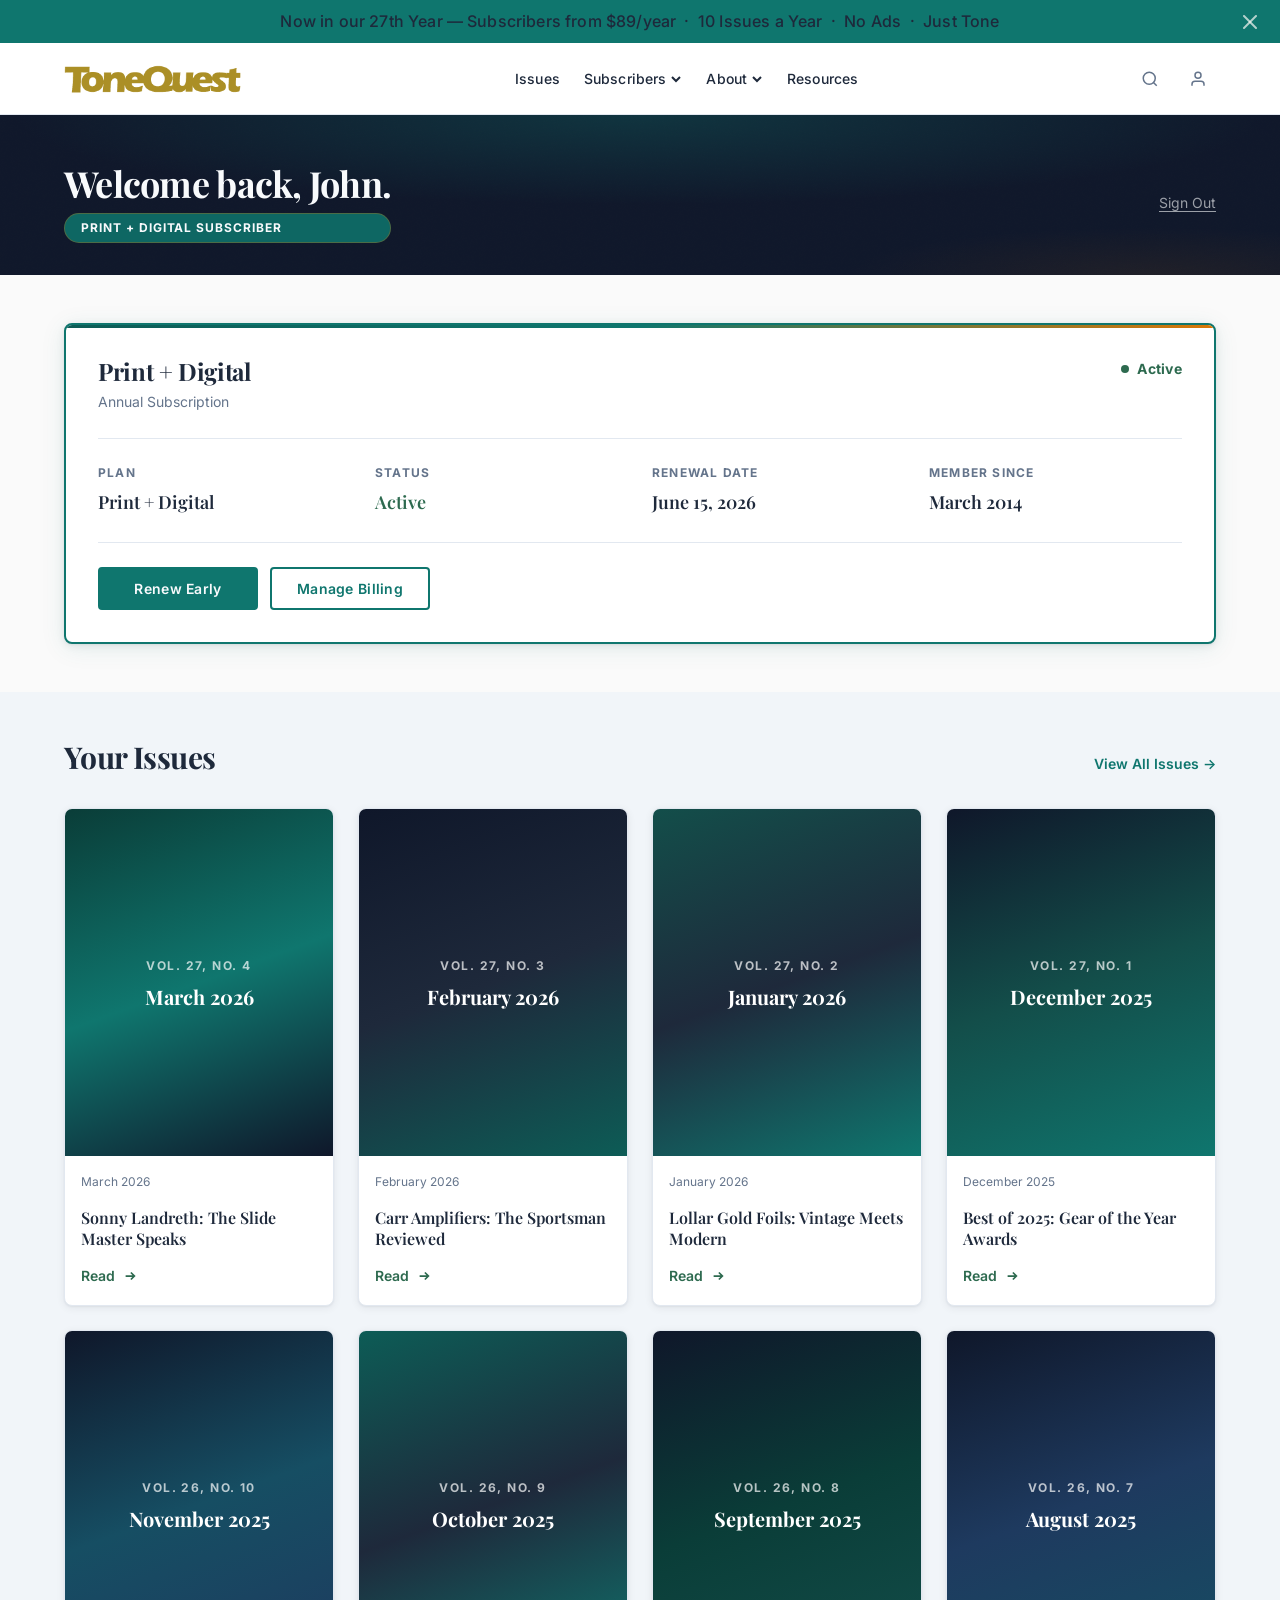
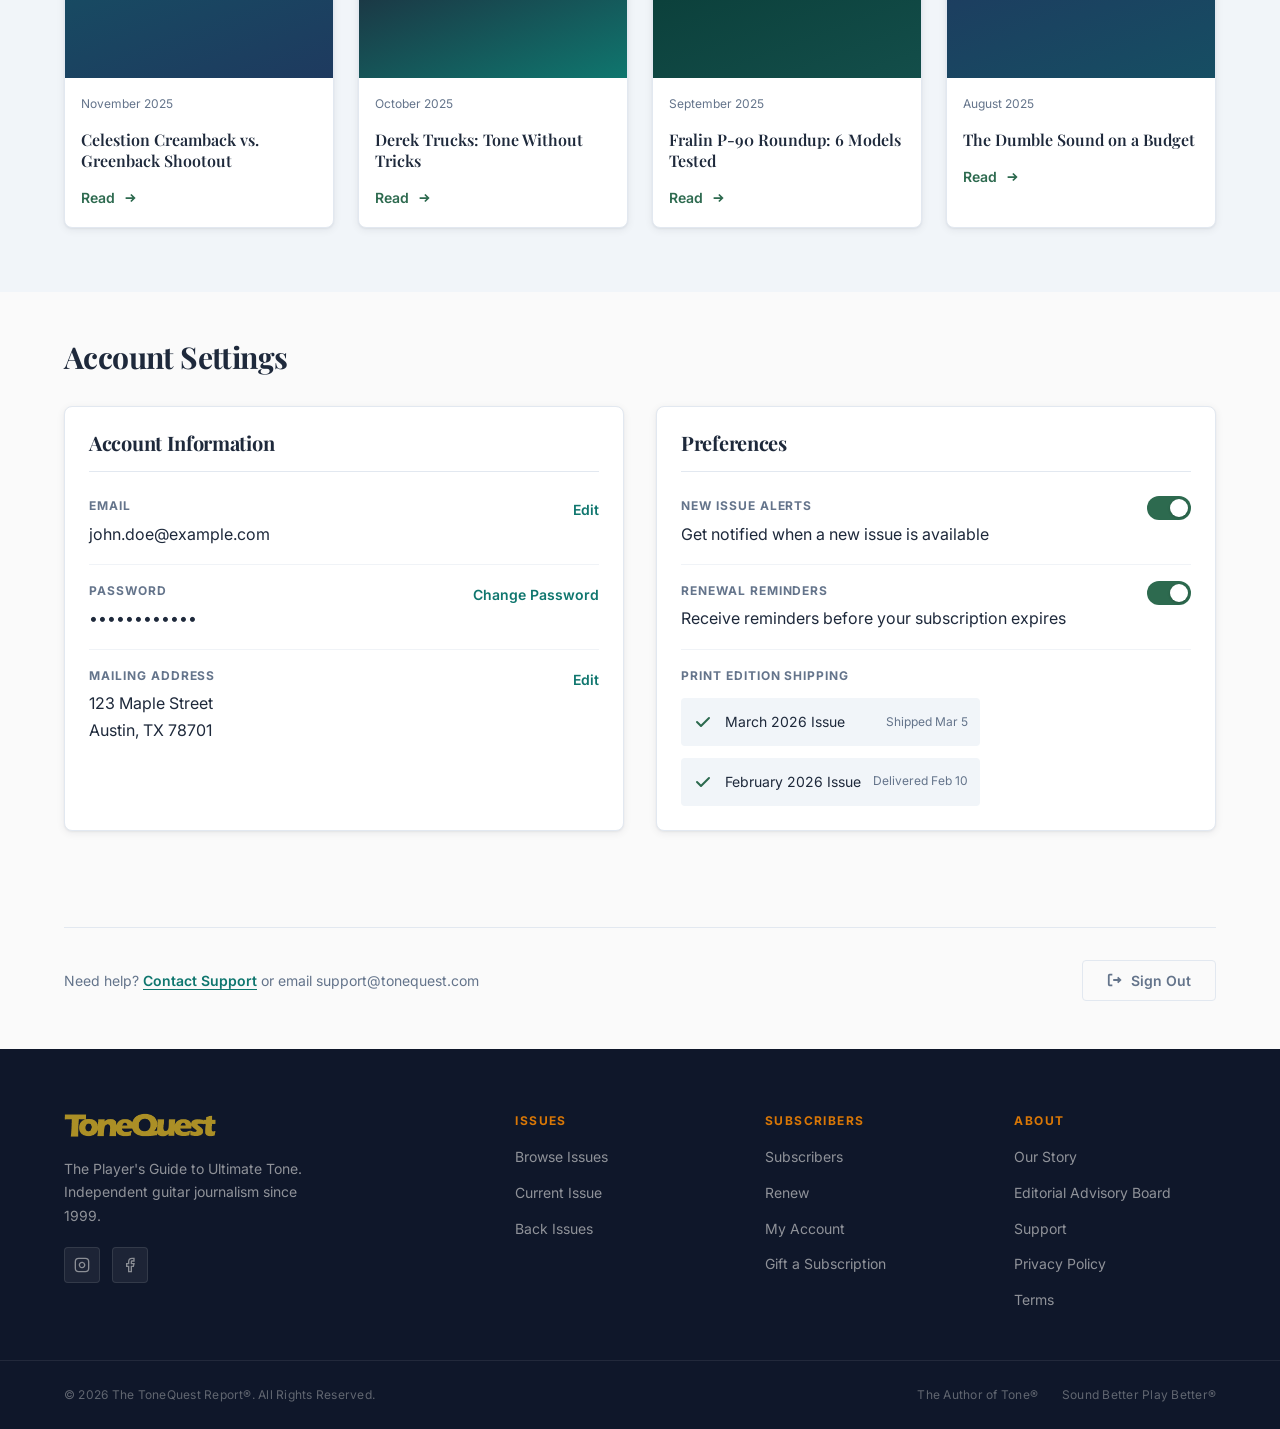
<file: my-account/index.html>
<!DOCTYPE html>
<html lang="en">
<head>
  <meta charset="UTF-8">
  <meta name="viewport" content="width=device-width, initial-scale=1.0">
  <meta name="robots" content="none">
  <title>My Account — The ToneQuest Report®</title>
  <link rel="preconnect" href="https://fonts.googleapis.com">
  <link rel="preconnect" href="https://fonts.gstatic.com" crossorigin>
  <link href="https://fonts.googleapis.com/css2?family=Playfair+Display:ital,wght@0,400;0,500;0,600;0,700;0,900;1,400;1,700&family=Inter:wght@300;400;500;600;700&display=swap" rel="stylesheet">
  <link rel="stylesheet" href="../css/base.css">
  <link rel="stylesheet" href="../css/components.css">
  <link rel="stylesheet" href="../css/pages.css">
  <style>
    /* =====================================================
       My Account Page — supplemental styles
       ===================================================== */

    /* Account header */
    .account-header {
      padding: var(--space-12) 0 var(--space-8);
      background: var(--color-bg-dark);
      color: var(--color-text-light);
      position: relative;
      overflow: hidden;
    }

    .account-header::before {
      content: '';
      position: absolute;
      inset: 0;
      background:
        radial-gradient(ellipse 70% 80% at 50% 0%, rgba(15, 118, 110, 0.3) 0%, transparent 70%),
        radial-gradient(ellipse 40% 50% at 90% 100%, rgba(217, 119, 6, 0.08) 0%, transparent 60%);
      pointer-events: none;
    }

    .account-header::after {
      content: '';
      position: absolute;
      inset: 0;
      background-image: url("data:image/svg+xml,%3Csvg viewBox='0 0 512 512' xmlns='http://www.w3.org/2000/svg'%3E%3Cfilter id='noise'%3E%3CfeTurbulence type='fractalNoise' baseFrequency='0.65' numOctaves='3' stitchTiles='stitch'/%3E%3C/filter%3E%3Crect width='100%25' height='100%25' filter='url(%23noise)' opacity='0.04'/%3E%3C/svg%3E");
      pointer-events: none;
      opacity: 0.35;
    }

    .account-header .container {
      position: relative;
      z-index: 1;
      display: flex;
      align-items: center;
      justify-content: space-between;
      flex-wrap: wrap;
      gap: var(--space-4);
    }

    .account-header__info {
      display: flex;
      flex-direction: column;
      gap: var(--space-2);
    }

    .account-header h2 {
      font-family: var(--font-serif);
      font-size: var(--text-4xl);
      font-weight: 700;
      letter-spacing: -0.02em;
      color: var(--color-text-light);
      margin: 0;
    }

    .account-badge {
      display: inline-flex;
      align-items: center;
      gap: var(--space-2);
      padding: var(--space-1) var(--space-4);
      font-family: var(--font-sans);
      font-size: var(--text-xs);
      font-weight: 700;
      letter-spacing: 0.08em;
      text-transform: uppercase;
      border-radius: var(--radius-full, 9999px);
      background: rgba(15, 118, 110, 0.85);
      color: var(--color-text-light);
      border: 1px solid rgba(217, 119, 6, 0.3);
      white-space: nowrap;
    }

    .account-header__signout {
      font-family: var(--font-sans);
      font-size: var(--text-sm);
      color: rgba(248, 250, 252, 0.6);
      text-decoration: underline;
      text-underline-offset: 3px;
      transition: color var(--transition);
    }

    .account-header__signout:hover {
      color: var(--color-text-light);
    }

    /* ── Subscription Status Card ── */
    .account-status {
      padding: var(--space-12) 0;
      background: var(--color-bg);
    }

    .status-card {
      background: var(--color-surface);
      border: 2px solid var(--color-primary);
      border-radius: var(--radius-lg);
      padding: var(--space-8);
      box-shadow: 0 4px 24px rgba(15, 118, 110, 0.1), var(--shadow-card);
      position: relative;
      overflow: hidden;
    }

    .status-card::before {
      content: '';
      position: absolute;
      top: 0;
      left: 0;
      right: 0;
      height: 3px;
      background: linear-gradient(90deg, var(--color-primary-dark), var(--color-primary), var(--color-accent));
    }

    .status-card__top {
      display: flex;
      align-items: flex-start;
      justify-content: space-between;
      gap: var(--space-4);
      margin-bottom: var(--space-6);
      padding-bottom: var(--space-6);
      border-bottom: 1px solid var(--color-border);
      flex-wrap: wrap;
    }

    .status-card__plan-name {
      font-family: var(--font-serif);
      font-size: var(--text-2xl);
      font-weight: 700;
      color: var(--color-text);
      margin: 0 0 var(--space-1);
    }

    .status-card__plan-type {
      font-family: var(--font-sans);
      font-size: var(--text-sm);
      color: var(--color-text-muted);
    }

    .status-active-badge {
      display: inline-flex;
      align-items: center;
      gap: var(--space-2);
      font-family: var(--font-sans);
      font-size: var(--text-sm);
      font-weight: 700;
      color: var(--color-success);
      letter-spacing: 0.02em;
    }

    .status-active-badge::before {
      content: '';
      display: block;
      width: 8px;
      height: 8px;
      background: var(--color-success);
      border-radius: 50%;
      flex-shrink: 0;
    }

    .status-card__details {
      display: grid;
      grid-template-columns: repeat(4, 1fr);
      gap: var(--space-6);
      margin-bottom: var(--space-6);
    }

    @media (max-width: 640px) {
      .status-card__details {
        grid-template-columns: repeat(2, 1fr);
      }
    }

    .status-detail {
      display: flex;
      flex-direction: column;
      gap: var(--space-1);
    }

    .status-detail__label {
      font-family: var(--font-sans);
      font-size: var(--text-xs);
      font-weight: 700;
      letter-spacing: 0.1em;
      text-transform: uppercase;
      color: var(--color-text-muted);
    }

    .status-detail__value {
      font-family: var(--font-serif);
      font-size: var(--text-lg);
      font-weight: 600;
      color: var(--color-text);
    }

    .status-card__actions {
      display: flex;
      gap: var(--space-3);
      padding-top: var(--space-6);
      border-top: 1px solid var(--color-border);
      flex-wrap: wrap;
    }

    .status-card__actions .btn {
      min-width: 160px;
    }

    /* ── Digital Issue Library ── */
    .account-library {
      padding: var(--space-12) 0 var(--space-16);
      background: var(--color-bg-alt);
    }

    .library-header {
      display: flex;
      align-items: baseline;
      justify-content: space-between;
      margin-bottom: var(--space-8);
      flex-wrap: wrap;
      gap: var(--space-3);
    }

    .library-header h2 {
      font-family: var(--font-serif);
      font-size: var(--text-3xl);
      font-weight: 700;
      letter-spacing: -0.02em;
      margin: 0;
    }

    .library-header a {
      font-family: var(--font-sans);
      font-size: var(--text-sm);
      font-weight: 600;
      color: var(--color-primary);
      text-decoration: none;
      transition: color var(--transition);
    }

    .library-header a:hover {
      color: var(--color-primary-dark);
    }

    .library-grid {
      display: grid;
      grid-template-columns: repeat(4, 1fr);
      gap: var(--space-6);
    }

    @media (max-width: 1024px) {
      .library-grid {
        grid-template-columns: repeat(3, 1fr);
      }
    }

    @media (max-width: 768px) {
      .library-grid {
        grid-template-columns: repeat(2, 1fr);
      }
    }

    @media (max-width: 480px) {
      .library-grid {
        grid-template-columns: 1fr;
        max-width: 320px;
      }
    }

    /* Issue card for library */
    .library-card {
      background: var(--color-surface);
      border: 1px solid var(--color-border);
      border-radius: var(--radius-lg);
      overflow: hidden;
      box-shadow: var(--shadow-card);
      transition: transform 250ms ease, box-shadow 250ms ease;
    }

    .library-card:hover {
      transform: translateY(-4px);
      box-shadow: var(--shadow-elevated);
    }

    .library-card__cover {
      aspect-ratio: 8.5 / 11;
      display: flex;
      align-items: center;
      justify-content: center;
      flex-direction: column;
      padding: var(--space-4);
      text-align: center;
      position: relative;
    }

    .library-card__cover-label {
      font-family: var(--font-sans);
      font-size: var(--text-xs);
      font-weight: 700;
      letter-spacing: 0.12em;
      text-transform: uppercase;
      color: rgba(255, 255, 255, 0.7);
      margin-bottom: var(--space-2);
    }

    .library-card__cover-title {
      font-family: var(--font-serif);
      font-size: var(--text-xl);
      font-weight: 700;
      color: #fff;
      line-height: 1.2;
    }

    .library-card__body {
      padding: var(--space-4);
    }

    .library-card__date {
      font-family: var(--font-sans);
      font-size: var(--text-xs);
      color: var(--color-text-muted);
      margin-bottom: var(--space-2);
    }

    .library-card__title {
      font-family: var(--font-serif);
      font-size: var(--text-base);
      font-weight: 600;
      color: var(--color-text);
      margin-bottom: var(--space-3);
      line-height: 1.3;
    }

    .library-card__read-btn {
      display: inline-flex;
      align-items: center;
      gap: var(--space-2);
      font-family: var(--font-sans);
      font-size: var(--text-sm);
      font-weight: 600;
      color: var(--color-success);
      text-decoration: none;
      transition: color var(--transition);
    }

    .library-card__read-btn:hover {
      color: #1B4332;
    }

    .library-card__read-btn svg {
      width: 14px;
      height: 14px;
    }

    /* ── Account Settings ── */
    .account-settings {
      padding: var(--space-12) 0 var(--space-16);
      background: var(--color-bg);
    }

    .account-settings h2 {
      font-family: var(--font-serif);
      font-size: var(--text-3xl);
      font-weight: 700;
      letter-spacing: -0.02em;
      margin-bottom: var(--space-8);
    }

    .settings-grid {
      display: grid;
      grid-template-columns: 1fr 1fr;
      gap: var(--space-8);
    }

    @media (max-width: 768px) {
      .settings-grid {
        grid-template-columns: 1fr;
      }
    }

    .settings-panel {
      background: var(--color-surface);
      border: 1px solid var(--color-border);
      border-radius: var(--radius-lg);
      padding: var(--space-6);
      box-shadow: var(--shadow-card);
    }

    .settings-panel h3 {
      font-family: var(--font-serif);
      font-size: var(--text-xl);
      font-weight: 700;
      margin-bottom: var(--space-6);
      padding-bottom: var(--space-4);
      border-bottom: 1px solid var(--color-border);
    }

    .settings-row {
      display: flex;
      align-items: flex-start;
      justify-content: space-between;
      gap: var(--space-4);
      padding: var(--space-4) 0;
      border-bottom: 1px solid rgba(226, 232, 240, 0.5);
    }

    .settings-row:last-child {
      border-bottom: none;
      padding-bottom: 0;
    }

    .settings-row:first-of-type {
      padding-top: 0;
    }

    .settings-row__info {
      display: flex;
      flex-direction: column;
      gap: var(--space-1);
      min-width: 0;
      flex: 1;
    }

    .settings-row__label {
      font-family: var(--font-sans);
      font-size: var(--text-xs);
      font-weight: 700;
      letter-spacing: 0.08em;
      text-transform: uppercase;
      color: var(--color-text-muted);
    }

    .settings-row__value {
      font-family: var(--font-sans);
      font-size: var(--text-base);
      color: var(--color-text);
      word-break: break-word;
    }

    .settings-row__action {
      flex-shrink: 0;
    }

    .settings-link {
      font-family: var(--font-sans);
      font-size: var(--text-sm);
      font-weight: 600;
      color: var(--color-primary);
      text-decoration: none;
      transition: color var(--transition);
      white-space: nowrap;
    }

    .settings-link:hover {
      color: var(--color-primary-dark);
      text-decoration: underline;
      text-underline-offset: 3px;
    }

    /* Toggle switch */
    .toggle {
      position: relative;
      display: inline-block;
      width: 44px;
      height: 24px;
      flex-shrink: 0;
    }

    .toggle input {
      opacity: 0;
      width: 0;
      height: 0;
    }

    .toggle__slider {
      position: absolute;
      cursor: pointer;
      inset: 0;
      background: var(--color-border-dark);
      border-radius: 12px;
      transition: background var(--transition);
    }

    .toggle__slider::before {
      content: '';
      position: absolute;
      height: 18px;
      width: 18px;
      left: 3px;
      bottom: 3px;
      background: #fff;
      border-radius: 50%;
      transition: transform var(--transition);
      box-shadow: 0 1px 3px rgba(0, 0, 0, 0.2);
    }

    .toggle input:checked + .toggle__slider {
      background: var(--color-success);
    }

    .toggle input:checked + .toggle__slider::before {
      transform: translateX(20px);
    }

    .toggle input:focus-visible + .toggle__slider {
      outline: 2px solid var(--color-accent);
      outline-offset: 2px;
    }

    /* Shipping status */
    .shipping-status {
      display: flex;
      flex-direction: column;
      gap: var(--space-3);
    }

    .shipping-item {
      display: flex;
      align-items: center;
      gap: var(--space-3);
      padding: var(--space-3);
      background: var(--color-bg-alt);
      border-radius: var(--radius-md);
      font-family: var(--font-sans);
      font-size: var(--text-sm);
    }

    .shipping-item__icon {
      width: 20px;
      height: 20px;
      color: var(--color-success);
      flex-shrink: 0;
    }

    .shipping-item__text {
      flex: 1;
      color: var(--color-text);
    }

    .shipping-item__date {
      color: var(--color-text-muted);
      font-size: var(--text-xs);
    }

    /* Bottom actions */
    .account-bottom {
      padding: var(--space-8) 0 var(--space-12);
      background: var(--color-bg);
    }

    .account-bottom__inner {
      display: flex;
      align-items: center;
      justify-content: space-between;
      flex-wrap: wrap;
      gap: var(--space-4);
      padding-top: var(--space-8);
      border-top: 1px solid var(--color-border);
    }

    .account-bottom__support {
      font-family: var(--font-sans);
      font-size: var(--text-sm);
      color: var(--color-text-muted);
    }

    .account-bottom__support a {
      color: var(--color-primary);
      font-weight: 600;
      text-decoration: underline;
      text-underline-offset: 3px;
    }

    .account-bottom__support a:hover {
      color: var(--color-primary-dark);
    }

    .btn-signout {
      display: inline-flex;
      align-items: center;
      gap: var(--space-2);
      padding: var(--space-2) var(--space-6);
      font-family: var(--font-sans);
      font-size: var(--text-sm);
      font-weight: 600;
      color: var(--color-text-muted);
      background: transparent;
      border: 1px solid var(--color-border);
      border-radius: var(--radius-md);
      cursor: pointer;
      transition: color var(--transition), border-color var(--transition), background var(--transition);
    }

    .btn-signout:hover {
      color: var(--color-error);
      border-color: var(--color-error);
      background: rgba(192, 57, 43, 0.05);
    }

    .btn-signout:focus-visible {
      outline: 2px solid var(--color-accent);
      outline-offset: 2px;
    }
  </style>
</head>
<body>

  <!-- Announcement Bar -->
  <div class="announcement-bar" id="announcementBar">
    <div class="announcement-bar__inner">
      <p class="announcement-bar__text">
        Now in our 27th Year — Subscribers from $89/year &nbsp;·&nbsp; 10 Issues a Year &nbsp;·&nbsp; No Ads &nbsp;·&nbsp; Just Tone
      </p>
      <button class="announcement-bar__close" id="closeAnnouncement" aria-label="Close announcement">
        <svg viewBox="0 0 14 14" fill="none" stroke="currentColor" stroke-width="2" stroke-linecap="round"><line x1="1" y1="1" x2="13" y2="13"/><line x1="13" y1="1" x2="1" y2="13"/></svg>
      </button>
    </div>
  </div>

  <!-- Site Header -->
  <header class="site-header" id="siteHeader">
    <div class="site-header__inner container">
      <a href="../" class="site-logo">
        <img src="../brand_assets/email-header.png" alt="The ToneQuest Report" height="36">
      </a>
      <nav class="site-nav" aria-label="Primary navigation">
        <ul class="site-nav__list" style="display:flex;align-items:center;gap:0;list-style:none;">
          <li class="site-nav__item"><a href="../issues/" class="site-nav__link">Issues</a></li>
          <li class="site-nav__item" data-dropdown>
            <button class="site-nav__link" aria-expanded="false" aria-haspopup="true">Subscribers <svg class="site-nav__chevron" viewBox="0 0 12 12" fill="none" stroke="currentColor" stroke-width="2"><path d="M2 4l4 4 4-4"/></svg></button>
            <div class="nav-dropdown">
              <a href="../subscribers/" class="nav-dropdown__link">Subscribers</a>
              <a href="../renew/" class="nav-dropdown__link">Renew</a>
              <a href="../my-account/" class="nav-dropdown__link nav-dropdown__link--active">My Account</a>
            </div>
          </li>
          <li class="site-nav__item" data-dropdown>
            <button class="site-nav__link" aria-expanded="false" aria-haspopup="true">About <svg class="site-nav__chevron" viewBox="0 0 12 12" fill="none" stroke="currentColor" stroke-width="2"><path d="M2 4l4 4 4-4"/></svg></button>
            <div class="nav-dropdown">
              <a href="../about/our-story/" class="nav-dropdown__link">Our Story</a>
              <a href="../about/editorial-board/" class="nav-dropdown__link">Editorial Advisory Board</a>
            </div>
          </li>
          <li class="site-nav__item"><a href="#" class="site-nav__link">Resources</a></li>
        </ul>
      </nav>
      <div class="site-header__actions">
        <button class="header-icon-btn" aria-label="Search">
          <svg viewBox="0 0 24 24" fill="none" stroke="currentColor" stroke-width="2"><circle cx="11" cy="11" r="8"/><line x1="21" y1="21" x2="16.65" y2="16.65"/></svg>
        </button>
        <a href="../my-account/" class="header-icon-btn" aria-label="My Account">
          <svg viewBox="0 0 24 24" fill="none" stroke="currentColor" stroke-width="2"><path d="M20 21v-2a4 4 0 0 0-4-4H8a4 4 0 0 0-4 4v2"/><circle cx="12" cy="7" r="4"/></svg>
        </a>
        <button class="hamburger-btn" id="menuToggle" aria-expanded="false" aria-controls="mobile-nav-drawer" aria-label="Open menu">
          <span class="hamburger-btn__line"></span>
          <span class="hamburger-btn__line"></span>
          <span class="hamburger-btn__line"></span>
        </button>
      </div>
    </div>
  </header>

  <!-- Mobile Nav Overlay -->
  <div class="mobile-nav-overlay" id="mobileNavOverlay"></div>

  <!-- Mobile Nav Drawer -->
  <nav class="mobile-nav-drawer" id="mobile-nav-drawer" aria-label="Mobile navigation">
    <div class="mobile-nav-drawer__header">
      <img src="../brand_assets/email-header.png" alt="The ToneQuest Report" height="28">
      <button class="mobile-nav-drawer__close" id="closeMenu" aria-label="Close menu">
        <svg viewBox="0 0 24 24" fill="none" stroke="currentColor" stroke-width="2" stroke-linecap="round"><line x1="18" y1="6" x2="6" y2="18"/><line x1="6" y1="6" x2="18" y2="18"/></svg>
      </button>
    </div>
    <ul class="mobile-nav__list">
      <li><a href="../issues/" class="mobile-nav__link">Issues</a></li>
      <li>
        <a href="../subscribers/" class="mobile-nav__link">Subscribers</a>
        <div class="mobile-nav__sub">
          <a href="../subscribers/" class="mobile-nav__sub-link">Subscribers</a>
          <a href="../renew/" class="mobile-nav__sub-link">Renew</a>
          <a href="../my-account/" class="mobile-nav__sub-link">My Account</a>
        </div>
      </li>
      <li>
        <span class="mobile-nav__link">About</span>
        <div class="mobile-nav__sub">
          <a href="../about/our-story/" class="mobile-nav__sub-link">Our Story</a>
          <a href="../about/editorial-board/" class="mobile-nav__sub-link">Editorial Advisory Board</a>
        </div>
      </li>
      <li><a href="#" class="mobile-nav__link">Resources</a></li>
    </ul>
    <div class="mobile-nav-drawer__cta">
      <a href="../subscribers/" class="btn btn-primary btn-full">Subscribers — from $89/yr</a>
    </div>
  </nav>

  <!-- ============================================================
       MAIN CONTENT
       ============================================================ -->
  <main>

    <!-- Account Header -->
    <div class="account-header">
      <div class="container">
        <div class="account-header__info">
          <h2>Welcome back, John.</h2>
          <span class="account-badge">Print + Digital Subscriber</span>
        </div>
        <a href="#" class="account-header__signout">Sign Out</a>
      </div>
    </div>

    <!-- Subscription Status -->
    <section class="account-status">
      <div class="container">
        <div class="status-card">
          <div class="status-card__top">
            <div>
              <h3 class="status-card__plan-name">Print + Digital</h3>
              <p class="status-card__plan-type">Annual Subscription</p>
            </div>
            <span class="status-active-badge">Active</span>
          </div>
          <div class="status-card__details">
            <div class="status-detail">
              <span class="status-detail__label">Plan</span>
              <span class="status-detail__value">Print + Digital</span>
            </div>
            <div class="status-detail">
              <span class="status-detail__label">Status</span>
              <span class="status-detail__value" style="color: var(--color-success);">Active</span>
            </div>
            <div class="status-detail">
              <span class="status-detail__label">Renewal Date</span>
              <span class="status-detail__value">June 15, 2026</span>
            </div>
            <div class="status-detail">
              <span class="status-detail__label">Member Since</span>
              <span class="status-detail__value">March 2014</span>
            </div>
          </div>
          <div class="status-card__actions">
            <a href="../renew/" class="btn btn-primary">Renew Early</a>
            <a href="#" class="btn btn-secondary">Manage Billing</a>
          </div>
        </div>
      </div>
    </section>

    <!-- Digital Issue Library -->
    <section class="account-library">
      <div class="container">
        <div class="library-header">
          <h2>Your Issues</h2>
          <a href="../issues/">View All Issues &rarr;</a>
        </div>
        <div class="library-grid">

          <!-- Issue 1 — Current -->
          <div class="library-card">
            <div class="library-card__cover" style="background: linear-gradient(160deg, #0A3D38, #0F766E, #0F172A);">
              <span class="library-card__cover-label">Vol. 27, No. 4</span>
              <span class="library-card__cover-title">March 2026</span>
            </div>
            <div class="library-card__body">
              <p class="library-card__date">March 2026</p>
              <p class="library-card__title">Sonny Landreth: The Slide Master Speaks</p>
              <a href="#" class="library-card__read-btn">
                Read <svg viewBox="0 0 16 16" fill="none" stroke="currentColor" stroke-width="2"><path d="M3 8h10M9 4l4 4-4 4"/></svg>
              </a>
            </div>
          </div>

          <!-- Issue 2 -->
          <div class="library-card">
            <div class="library-card__cover" style="background: linear-gradient(160deg, #0F172A, #1E293B, #0D5C56);">
              <span class="library-card__cover-label">Vol. 27, No. 3</span>
              <span class="library-card__cover-title">February 2026</span>
            </div>
            <div class="library-card__body">
              <p class="library-card__date">February 2026</p>
              <p class="library-card__title">Carr Amplifiers: The Sportsman Reviewed</p>
              <a href="#" class="library-card__read-btn">
                Read <svg viewBox="0 0 16 16" fill="none" stroke="currentColor" stroke-width="2"><path d="M3 8h10M9 4l4 4-4 4"/></svg>
              </a>
            </div>
          </div>

          <!-- Issue 3 -->
          <div class="library-card">
            <div class="library-card__cover" style="background: linear-gradient(160deg, #134E4A, #1E293B, #0F766E);">
              <span class="library-card__cover-label">Vol. 27, No. 2</span>
              <span class="library-card__cover-title">January 2026</span>
            </div>
            <div class="library-card__body">
              <p class="library-card__date">January 2026</p>
              <p class="library-card__title">Lollar Gold Foils: Vintage Meets Modern</p>
              <a href="#" class="library-card__read-btn">
                Read <svg viewBox="0 0 16 16" fill="none" stroke="currentColor" stroke-width="2"><path d="M3 8h10M9 4l4 4-4 4"/></svg>
              </a>
            </div>
          </div>

          <!-- Issue 4 -->
          <div class="library-card">
            <div class="library-card__cover" style="background: linear-gradient(160deg, #0F172A, #134E4A, #0F766E);">
              <span class="library-card__cover-label">Vol. 27, No. 1</span>
              <span class="library-card__cover-title">December 2025</span>
            </div>
            <div class="library-card__body">
              <p class="library-card__date">December 2025</p>
              <p class="library-card__title">Best of 2025: Gear of the Year Awards</p>
              <a href="#" class="library-card__read-btn">
                Read <svg viewBox="0 0 16 16" fill="none" stroke="currentColor" stroke-width="2"><path d="M3 8h10M9 4l4 4-4 4"/></svg>
              </a>
            </div>
          </div>

          <!-- Issue 5 -->
          <div class="library-card">
            <div class="library-card__cover" style="background: linear-gradient(160deg, #0F172A, #164E63, #1E3A5F);">
              <span class="library-card__cover-label">Vol. 26, No. 10</span>
              <span class="library-card__cover-title">November 2025</span>
            </div>
            <div class="library-card__body">
              <p class="library-card__date">November 2025</p>
              <p class="library-card__title">Celestion Creamback vs. Greenback Shootout</p>
              <a href="#" class="library-card__read-btn">
                Read <svg viewBox="0 0 16 16" fill="none" stroke="currentColor" stroke-width="2"><path d="M3 8h10M9 4l4 4-4 4"/></svg>
              </a>
            </div>
          </div>

          <!-- Issue 6 -->
          <div class="library-card">
            <div class="library-card__cover" style="background: linear-gradient(160deg, #0D5C56, #1E293B, #0F766E);">
              <span class="library-card__cover-label">Vol. 26, No. 9</span>
              <span class="library-card__cover-title">October 2025</span>
            </div>
            <div class="library-card__body">
              <p class="library-card__date">October 2025</p>
              <p class="library-card__title">Derek Trucks: Tone Without Tricks</p>
              <a href="#" class="library-card__read-btn">
                Read <svg viewBox="0 0 16 16" fill="none" stroke="currentColor" stroke-width="2"><path d="M3 8h10M9 4l4 4-4 4"/></svg>
              </a>
            </div>
          </div>

          <!-- Issue 7 -->
          <div class="library-card">
            <div class="library-card__cover" style="background: linear-gradient(160deg, #0F172A, #0A3D38, #134E4A);">
              <span class="library-card__cover-label">Vol. 26, No. 8</span>
              <span class="library-card__cover-title">September 2025</span>
            </div>
            <div class="library-card__body">
              <p class="library-card__date">September 2025</p>
              <p class="library-card__title">Fralin P-90 Roundup: 6 Models Tested</p>
              <a href="#" class="library-card__read-btn">
                Read <svg viewBox="0 0 16 16" fill="none" stroke="currentColor" stroke-width="2"><path d="M3 8h10M9 4l4 4-4 4"/></svg>
              </a>
            </div>
          </div>

          <!-- Issue 8 -->
          <div class="library-card">
            <div class="library-card__cover" style="background: linear-gradient(160deg, #0F172A, #1E3A5F, #164E63);">
              <span class="library-card__cover-label">Vol. 26, No. 7</span>
              <span class="library-card__cover-title">August 2025</span>
            </div>
            <div class="library-card__body">
              <p class="library-card__date">August 2025</p>
              <p class="library-card__title">The Dumble Sound on a Budget</p>
              <a href="#" class="library-card__read-btn">
                Read <svg viewBox="0 0 16 16" fill="none" stroke="currentColor" stroke-width="2"><path d="M3 8h10M9 4l4 4-4 4"/></svg>
              </a>
            </div>
          </div>

        </div>
      </div>
    </section>

    <!-- Account Settings -->
    <section class="account-settings">
      <div class="container">
        <h2>Account Settings</h2>
        <div class="settings-grid">

          <!-- Left: Account Info -->
          <div class="settings-panel">
            <h3>Account Information</h3>
            <div class="settings-row">
              <div class="settings-row__info">
                <span class="settings-row__label">Email</span>
                <span class="settings-row__value">john.doe@example.com</span>
              </div>
              <div class="settings-row__action">
                <a href="#" class="settings-link">Edit</a>
              </div>
            </div>
            <div class="settings-row">
              <div class="settings-row__info">
                <span class="settings-row__label">Password</span>
                <span class="settings-row__value">••••••••••••</span>
              </div>
              <div class="settings-row__action">
                <a href="#" class="settings-link">Change Password</a>
              </div>
            </div>
            <div class="settings-row">
              <div class="settings-row__info">
                <span class="settings-row__label">Mailing Address</span>
                <span class="settings-row__value">123 Maple Street<br>Austin, TX 78701</span>
              </div>
              <div class="settings-row__action">
                <a href="#" class="settings-link">Edit</a>
              </div>
            </div>
          </div>

          <!-- Right: Preferences -->
          <div class="settings-panel">
            <h3>Preferences</h3>
            <div class="settings-row">
              <div class="settings-row__info">
                <span class="settings-row__label">New Issue Alerts</span>
                <span class="settings-row__value">Get notified when a new issue is available</span>
              </div>
              <div class="settings-row__action">
                <label class="toggle">
                  <input type="checkbox" checked>
                  <span class="toggle__slider"></span>
                </label>
              </div>
            </div>
            <div class="settings-row">
              <div class="settings-row__info">
                <span class="settings-row__label">Renewal Reminders</span>
                <span class="settings-row__value">Receive reminders before your subscription expires</span>
              </div>
              <div class="settings-row__action">
                <label class="toggle">
                  <input type="checkbox" checked>
                  <span class="toggle__slider"></span>
                </label>
              </div>
            </div>
            <div class="settings-row" style="flex-direction: column; gap: var(--space-3);">
              <div class="settings-row__info">
                <span class="settings-row__label">Print Edition Shipping</span>
              </div>
              <div class="shipping-status">
                <div class="shipping-item">
                  <svg class="shipping-item__icon" viewBox="0 0 20 20" fill="currentColor"><path fill-rule="evenodd" d="M16.707 5.293a1 1 0 010 1.414l-8 8a1 1 0 01-1.414 0l-4-4a1 1 0 011.414-1.414L8 12.586l7.293-7.293a1 1 0 011.414 0z" clip-rule="evenodd"/></svg>
                  <span class="shipping-item__text">March 2026 Issue</span>
                  <span class="shipping-item__date">Shipped Mar 5</span>
                </div>
                <div class="shipping-item">
                  <svg class="shipping-item__icon" viewBox="0 0 20 20" fill="currentColor"><path fill-rule="evenodd" d="M16.707 5.293a1 1 0 010 1.414l-8 8a1 1 0 01-1.414 0l-4-4a1 1 0 011.414-1.414L8 12.586l7.293-7.293a1 1 0 011.414 0z" clip-rule="evenodd"/></svg>
                  <span class="shipping-item__text">February 2026 Issue</span>
                  <span class="shipping-item__date">Delivered Feb 10</span>
                </div>
              </div>
            </div>
          </div>

        </div>
      </div>
    </section>

    <!-- Bottom Actions -->
    <section class="account-bottom">
      <div class="container">
        <div class="account-bottom__inner">
          <p class="account-bottom__support">
            Need help? <a href="#">Contact Support</a> or email support@tonequest.com
          </p>
          <button class="btn-signout">
            <svg viewBox="0 0 18 18" fill="none" stroke="currentColor" stroke-width="2" width="16" height="16"><path d="M6 15H3a1 1 0 01-1-1V4a1 1 0 011-1h3M12 12l3-3-3-3M7 9h8"/></svg>
            Sign Out
          </button>
        </div>
      </div>
    </section>

  </main>

  <!-- Footer -->
  <footer class="site-footer">
    <div class="site-footer__main container">
      <div class="site-footer__grid">
        <div class="site-footer__brand">
          <a href="../" class="site-footer__logo">
            <img src="../brand_assets/email-header.png" alt="The ToneQuest Report" height="28">
          </a>
          <p class="site-footer__desc">The Player's Guide to Ultimate Tone. Independent guitar journalism since 1999.</p>
          <div class="site-footer__social">
            <a href="#" class="social-link" aria-label="Instagram">
              <svg viewBox="0 0 24 24" fill="none" stroke="currentColor" stroke-width="2"><rect x="2" y="2" width="20" height="20" rx="5" ry="5"/><path d="M16 11.37A4 4 0 1 1 12.63 8 4 4 0 0 1 16 11.37z"/><line x1="17.5" y1="6.5" x2="17.51" y2="6.5"/></svg>
            </a>
            <a href="#" class="social-link" aria-label="Facebook">
              <svg viewBox="0 0 24 24" fill="none" stroke="currentColor" stroke-width="2"><path d="M18 2h-3a5 5 0 0 0-5 5v3H7v4h3v8h4v-8h3l1-4h-4V7a1 1 0 0 1 1-1h3z"/></svg>
            </a>
          </div>
        </div>
        <div>
          <h4 class="site-footer__col-heading">Issues</h4>
          <nav class="site-footer__nav">
            <a href="../issues/" class="site-footer__nav-link">Browse Issues</a>
            <a href="../issues/march-2026/" class="site-footer__nav-link">Current Issue</a>
            <a href="../issues/" class="site-footer__nav-link">Back Issues</a>
          </nav>
        </div>
        <div>
          <h4 class="site-footer__col-heading">Subscribers</h4>
          <nav class="site-footer__nav">
            <a href="../subscribers/" class="site-footer__nav-link">Subscribers</a>
            <a href="../renew/" class="site-footer__nav-link">Renew</a>
            <a href="../my-account/" class="site-footer__nav-link">My Account</a>
            <a href="../subscribers/" class="site-footer__nav-link">Gift a Subscription</a>
          </nav>
        </div>
        <div>
          <h4 class="site-footer__col-heading">About</h4>
          <nav class="site-footer__nav">
            <a href="../about/our-story/" class="site-footer__nav-link">Our Story</a>
            <a href="../about/editorial-board/" class="site-footer__nav-link">Editorial Advisory Board</a>
            <a href="#" class="site-footer__nav-link">Support</a>
            <a href="#" class="site-footer__nav-link">Privacy Policy</a>
            <a href="#" class="site-footer__nav-link">Terms</a>
          </nav>
        </div>
      </div>
    </div>
    <div class="site-footer__bottom">
      <div class="container">
        <div class="site-footer__bottom-inner">
          <p class="site-footer__copyright">&copy; 2026 The ToneQuest Report&reg;. All Rights Reserved.</p>
          <div class="site-footer__legal">
            <span class="site-footer__copyright">The Author of Tone&reg;</span>
            <span class="site-footer__copyright">Sound Better Play Better&reg;</span>
          </div>
        </div>
      </div>
    </div>
  </footer>

  <script src="../js/main.js"></script>
</body>
</html>
</file>
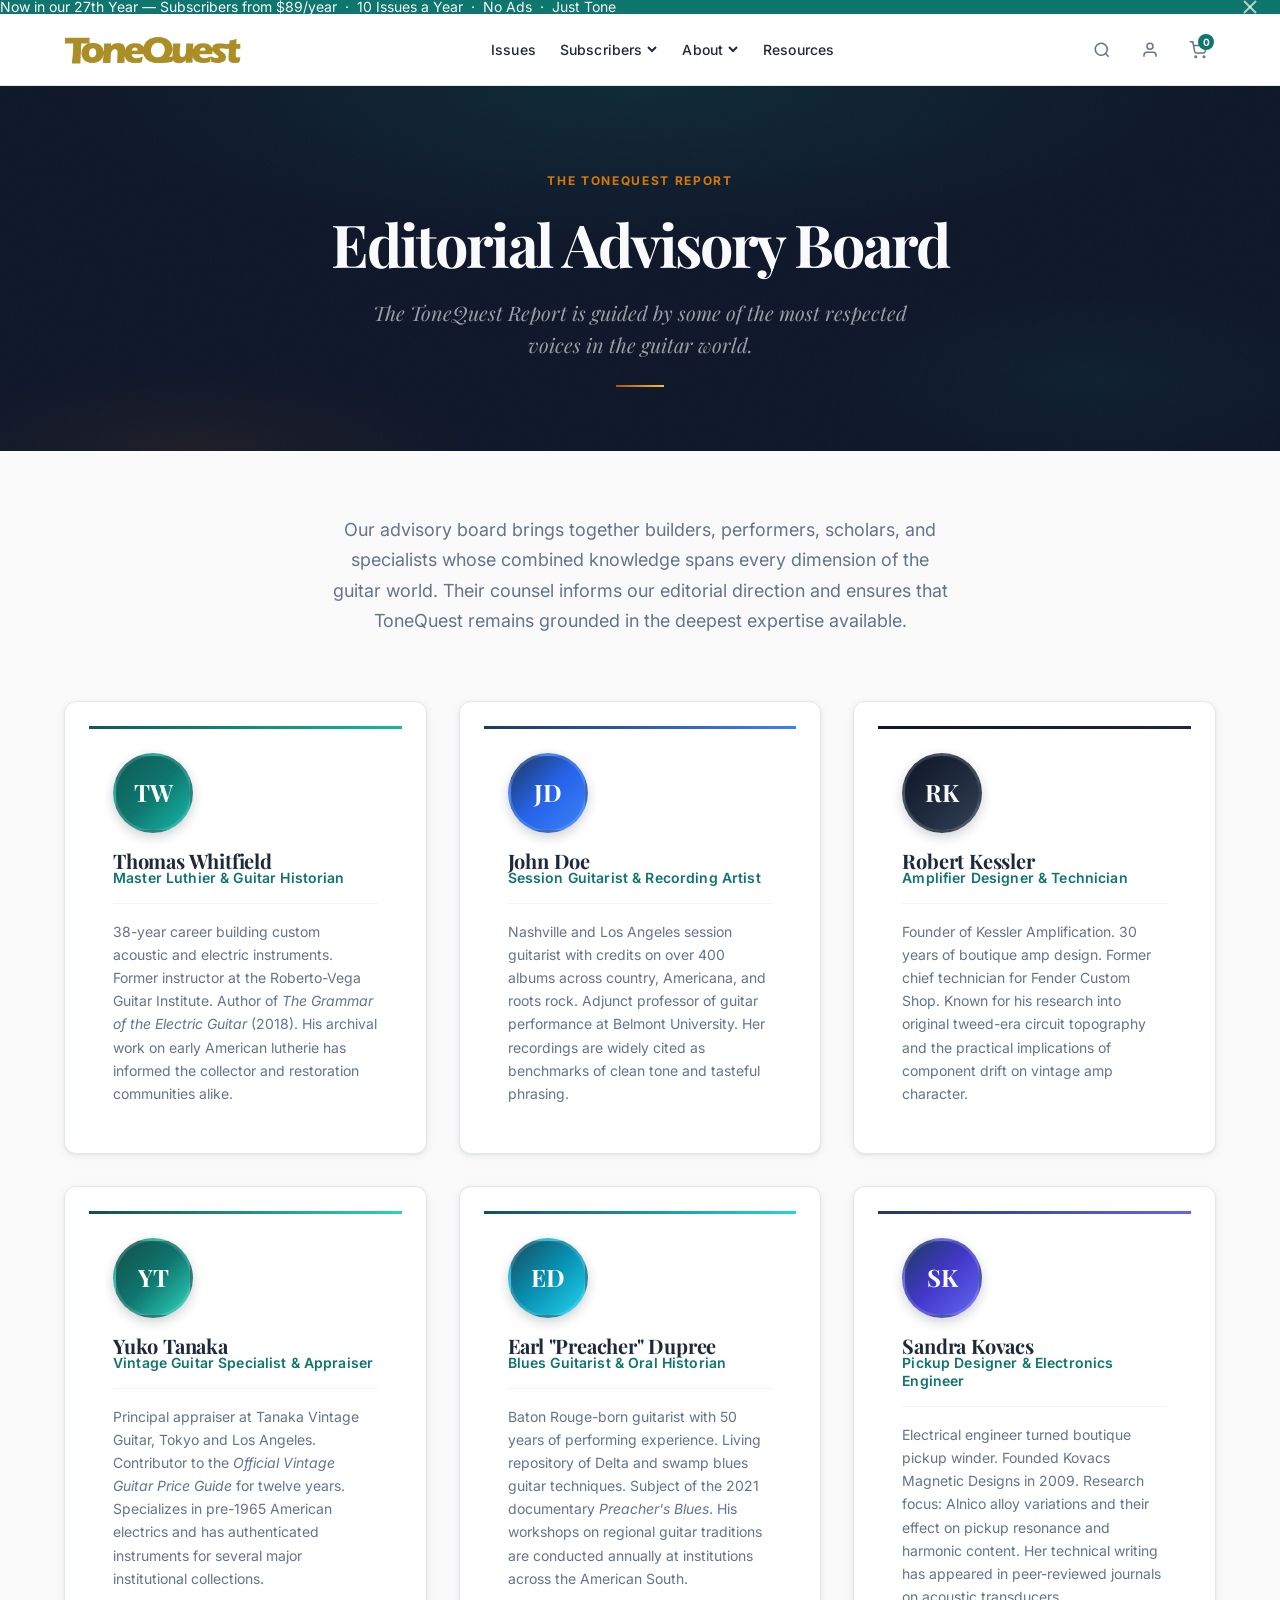
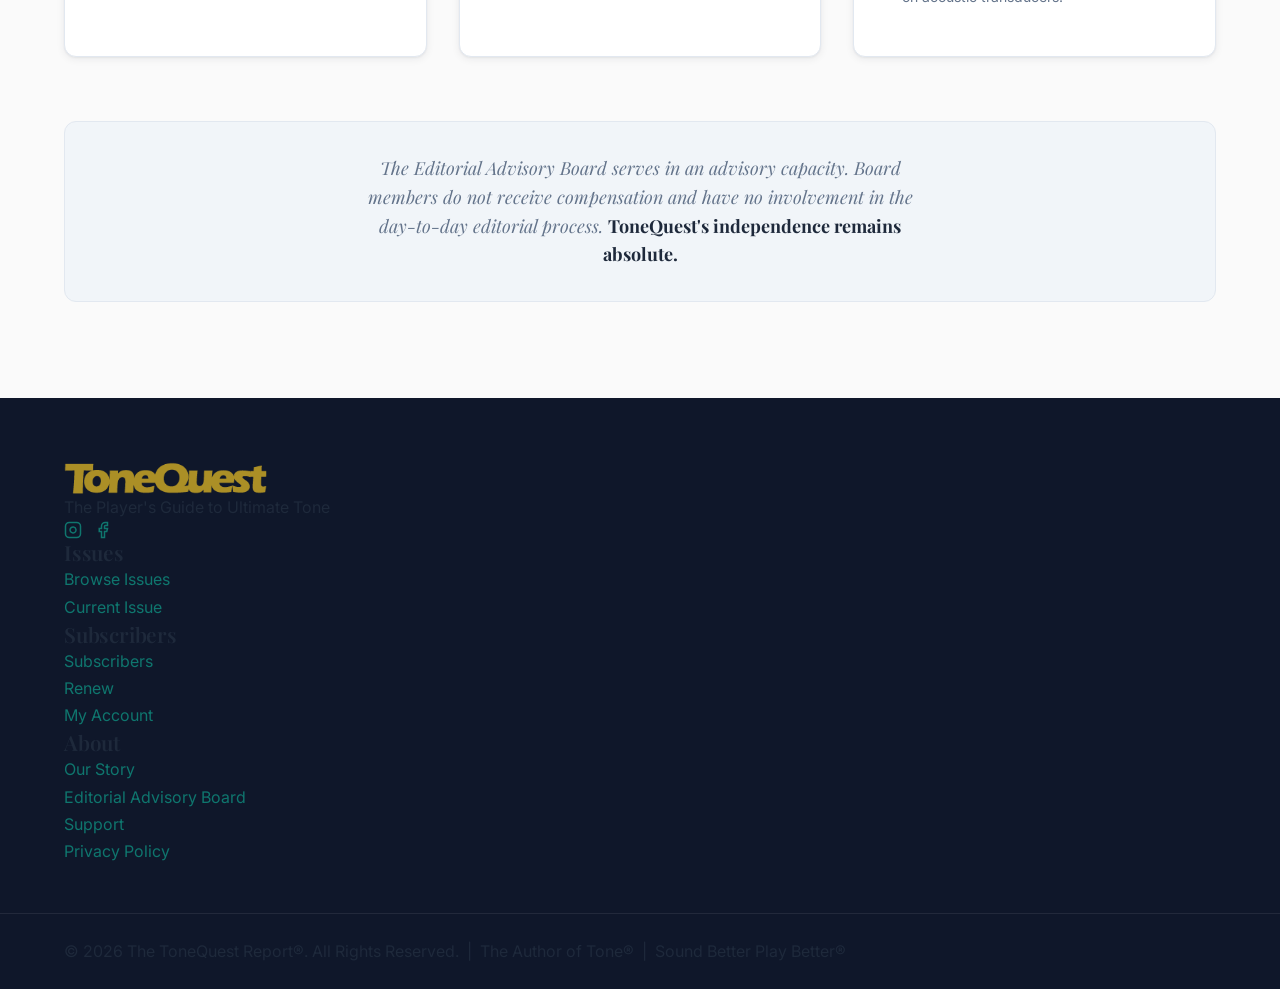
<file: about/editorial-board/index.html>
<!DOCTYPE html>
<html lang="en">
<head>
  <meta charset="UTF-8">
  <meta name="viewport" content="width=device-width, initial-scale=1.0">
  <meta name="robots" content="none">
  <title>Editorial Advisory Board — The ToneQuest Report®</title>
  <link rel="preconnect" href="https://fonts.googleapis.com">
  <link rel="preconnect" href="https://fonts.gstatic.com" crossorigin>
  <link href="https://fonts.googleapis.com/css2?family=Playfair+Display:ital,wght@0,400;0,500;0,600;0,700;0,900;1,400;1,700&family=Inter:wght@300;400;500;600;700&display=swap" rel="stylesheet">
  <link rel="stylesheet" href="../../css/base.css">
  <link rel="stylesheet" href="../../css/components.css">
  <link rel="stylesheet" href="../../css/pages.css">

  <style>
    /* =========================================================================
       Editorial Advisory Board — Page-Specific Styles
       ========================================================================= */

    /* Page header */
    .page-header--board {
      background: var(--color-bg-dark);
      padding: var(--space-20) 0 var(--space-16);
      position: relative;
      overflow: hidden;
      text-align: center;
    }

    .page-header--board::before {
      content: '';
      position: absolute;
      inset: 0;
      background:
        radial-gradient(ellipse 70% 70% at 50% 0%, rgba(15, 118, 110, 0.2) 0%, transparent 65%),
        radial-gradient(ellipse 40% 40% at 15% 100%, rgba(217, 119, 6, 0.07) 0%, transparent 55%),
        radial-gradient(ellipse 35% 45% at 85% 80%, rgba(15, 118, 110, 0.1) 0%, transparent 60%);
      pointer-events: none;
    }

    .page-header--board::after {
      content: '';
      position: absolute;
      inset: 0;
      background-image: url("data:image/svg+xml,%3Csvg viewBox='0 0 512 512' xmlns='http://www.w3.org/2000/svg'%3E%3Cfilter id='noise'%3E%3CfeTurbulence type='fractalNoise' baseFrequency='0.65' numOctaves='3' stitchTiles='stitch'/%3E%3C/filter%3E%3Crect width='100%25' height='100%25' filter='url(%23noise)' opacity='0.05'/%3E%3C/svg%3E");
      pointer-events: none;
      opacity: 0.3;
    }

    .page-header--board .container {
      position: relative;
      z-index: 1;
    }

    .page-header--board .eyebrow {
      display: inline-flex;
      align-items: center;
      gap: var(--space-3);
      font-family: var(--font-sans);
      font-size: var(--text-xs);
      font-weight: 700;
      letter-spacing: 0.14em;
      text-transform: uppercase;
      color: var(--color-accent);
      margin-bottom: var(--space-5);
    }

    .page-header--board h1 {
      color: var(--color-text-light);
      font-size: clamp(2rem, 4vw + 0.5rem, var(--text-6xl));
      letter-spacing: -0.04em;
      margin-bottom: var(--space-5);
    }

    .page-header__sub {
      font-size: var(--text-xl);
      line-height: 1.6;
      color: rgba(248, 250, 252, 0.6);
      max-width: 52ch;
      margin: 0 auto;
      font-family: var(--font-serif);
      font-style: italic;
    }

    /* Gold rule divider */
    .page-header--board .gold-rule {
      width: 48px;
      height: 2px;
      background: linear-gradient(90deg, var(--color-accent-dark), var(--color-accent-light));
      margin: var(--space-6) auto 0;
    }

    /* -------------------------------------------------------------------------
       Board page body
       ------------------------------------------------------------------------- */
    .board-page {
      padding: var(--space-16) 0 var(--space-24);
    }

    /* Board intro text */
    .board-intro {
      max-width: 62ch;
      margin: 0 auto var(--space-16);
      text-align: center;
    }

    .board-intro p {
      font-size: var(--text-lg);
      line-height: 1.7;
      color: var(--color-text-muted);
    }

    /* Board grid */
    .board-grid {
      display: grid;
      grid-template-columns: repeat(3, 1fr);
      gap: var(--space-8);
    }

    @media (max-width: 900px) {
      .board-grid {
        grid-template-columns: repeat(2, 1fr);
      }
    }

    @media (max-width: 560px) {
      .board-grid {
        grid-template-columns: 1fr;
      }
    }

    /* Board card */
    .board-card {
      display: flex;
      flex-direction: column;
      gap: 0;
      background: var(--color-surface);
      border: 1px solid var(--color-border);
      border-radius: var(--radius-xl);
      overflow: hidden;
      box-shadow: var(--shadow-card);
      transition: box-shadow 250ms var(--easing-out), transform 250ms var(--easing-out);
    }

    .board-card:hover {
      box-shadow: var(--shadow-elevated);
      transform: translateY(-3px);
    }

    /* Card top accent bar */
    .board-card__accent-bar {
      height: 3px;
    }

    .board-card__body {
      display: flex;
      flex-direction: column;
      gap: var(--space-4);
      padding: var(--space-6);
    }

    /* Avatar */
    .board-card__avatar {
      width: 80px;
      height: 80px;
      border-radius: var(--radius-full);
      display: flex;
      align-items: center;
      justify-content: center;
      font-family: var(--font-serif);
      font-size: var(--text-2xl);
      font-weight: 700;
      color: #F8FAFC;
      flex-shrink: 0;
      border: 3px solid rgba(248, 250, 252, 0.15);
      box-shadow:
        0 4px 12px rgba(15, 23, 42, 0.2),
        0 0 0 4px rgba(248, 250, 252, 0.05);
    }

    .board-card__name {
      font-family: var(--font-serif);
      font-size: var(--text-xl);
      font-weight: 700;
      color: var(--color-text);
      letter-spacing: -0.01em;
      line-height: 1.2;
    }

    .board-card__title {
      font-size: var(--text-sm);
      font-weight: 600;
      color: var(--color-primary);
      letter-spacing: 0.01em;
      line-height: 1.3;
      margin-top: calc(var(--space-1) * -1);
    }

    .board-card__divider {
      height: 1px;
      background: var(--color-border-light);
    }

    .board-card__bio {
      font-size: var(--text-sm);
      line-height: 1.65;
      color: var(--color-text-muted);
    }

    /* Footer note */
    .board-footer-note {
      margin-top: var(--space-16);
      padding: var(--space-8) var(--space-10);
      background: var(--color-bg-alt);
      border: 1px solid var(--color-border);
      border-radius: var(--radius-xl);
      text-align: center;
    }

    .board-footer-note p {
      font-family: var(--font-serif);
      font-size: var(--text-lg);
      font-style: italic;
      line-height: 1.6;
      color: var(--color-text-muted);
      max-width: 55ch;
      margin: 0 auto;
    }

    .board-footer-note p strong {
      font-style: normal;
      font-weight: 700;
      color: var(--color-text);
    }
  </style>
</head>
<body>

  <!-- Announcement Bar -->
  <div class="announcement-bar" id="announcementBar">
    <div class="announcement-bar__content">
      Now in our 27th Year — Subscribers from $89/year &nbsp;·&nbsp; 10 Issues a Year &nbsp;·&nbsp; No Ads &nbsp;·&nbsp; Just Tone
    </div>
    <button class="announcement-bar__close" id="closeAnnouncement" aria-label="Close announcement">
      <svg viewBox="0 0 14 14" fill="none" stroke="currentColor" stroke-width="2">
        <line x1="1" y1="1" x2="13" y2="13"/>
        <line x1="13" y1="1" x2="1" y2="13"/>
      </svg>
    </button>
  </div>

  <!-- Site Header -->
  <header class="site-header" id="siteHeader">
    <div class="site-header__inner container">
      <a href="../../" class="site-logo">
        <img src="../../brand_assets/email-header.png" alt="The ToneQuest Report" height="36">
      </a>

      <nav class="site-nav" id="siteNav" aria-label="Primary navigation">
        <ul class="site-nav__list" style="display: flex; align-items: center; gap: 0; list-style: none;">
          <li class="site-nav__item">
            <a href="../../issues/" class="site-nav__link">Issues</a>
          </li>
          <li class="site-nav__item" data-dropdown>
            <button class="site-nav__link" aria-expanded="false" aria-haspopup="true">
              Subscribers
              <svg class="site-nav__chevron" viewBox="0 0 12 12" fill="none" stroke="currentColor" stroke-width="2">
                <polyline points="2,4 6,8 10,4"/>
              </svg>
            </button>
            <div class="nav-dropdown">
              <a href="../../subscribers/" class="nav-dropdown__link">Subscribers</a>
              <a href="../../renew/" class="nav-dropdown__link">Renew</a>
              <a href="../../my-account/" class="nav-dropdown__link">My Account</a>
            </div>
          </li>
          <li class="site-nav__item" data-dropdown>
            <button class="site-nav__link" aria-expanded="false" aria-haspopup="true">
              About
              <svg class="site-nav__chevron" viewBox="0 0 12 12" fill="none" stroke="currentColor" stroke-width="2">
                <polyline points="2,4 6,8 10,4"/>
              </svg>
            </button>
            <div class="nav-dropdown">
              <a href="../../about/our-story/" class="nav-dropdown__link">Our Story</a>
              <a href="../../about/editorial-board/" class="nav-dropdown__link">Editorial Advisory Board</a>
            </div>
          </li>
          <li class="site-nav__item">
            <a href="#" class="site-nav__link">Resources</a>
          </li>
        </ul>
      </nav>

      <div class="site-header__actions">
        <button class="header-icon-btn" aria-label="Search">
          <svg viewBox="0 0 24 24" fill="none" stroke="currentColor" stroke-width="2">
            <circle cx="11" cy="11" r="8"/>
            <line x1="21" y1="21" x2="16.65" y2="16.65"/>
          </svg>
        </button>
        <a href="../../my-account/" class="header-icon-btn" aria-label="My Account">
          <svg viewBox="0 0 24 24" fill="none" stroke="currentColor" stroke-width="2">
            <path d="M20 21v-2a4 4 0 0 0-4-4H8a4 4 0 0 0-4 4v2"/>
            <circle cx="12" cy="7" r="4"/>
          </svg>
        </a>
        <button class="header-icon-btn" style="position: relative;" aria-label="Cart">
          <svg viewBox="0 0 24 24" fill="none" stroke="currentColor" stroke-width="2">
            <circle cx="9" cy="21" r="1"/>
            <circle cx="20" cy="21" r="1"/>
            <path d="M1 1h4l2.68 13.39a2 2 0 0 0 2 1.61h9.72a2 2 0 0 0 2-1.61L23 6H6"/>
          </svg>
          <span style="
            position: absolute; top: 2px; right: 2px;
            min-width: 16px; height: 16px;
            background: var(--color-primary);
            color: white; font-size: 10px; font-weight: 700;
            border-radius: 8px; display: flex; align-items: center; justify-content: center;
            padding: 0 3px; line-height: 1;
          ">0</span>
        </button>
        <button class="hamburger-btn" id="menuToggle" aria-expanded="false" aria-label="Open menu">
          <span class="hamburger-btn__line"></span>
          <span class="hamburger-btn__line"></span>
          <span class="hamburger-btn__line"></span>
        </button>
      </div>
    </div>
  </header>

  <!-- Mobile Nav -->
  <div class="mobile-nav-overlay" id="mobileNavOverlay"></div>
  <nav class="mobile-nav-drawer" id="mobile-nav-drawer" aria-label="Mobile navigation">
    <div class="mobile-nav-drawer__header">
      <img src="../../brand_assets/email-header.png" alt="The ToneQuest Report" height="28">
      <button class="mobile-nav-drawer__close" aria-label="Close menu">
        <svg width="18" height="18" viewBox="0 0 18 18" fill="none" stroke="currentColor" stroke-width="2">
          <line x1="2" y1="2" x2="16" y2="16"/>
          <line x1="16" y1="2" x2="2" y2="16"/>
        </svg>
      </button>
    </div>
    <ul class="mobile-nav__list">
      <li><a href="../../issues/" class="mobile-nav__link">Issues</a></li>
      <li>
        <button class="mobile-nav__link" style="width: 100%; text-align: left; justify-content: space-between;">
          Subscribers <span>▾</span>
        </button>
        <div class="mobile-nav__sub">
          <a href="../../subscribers/" class="mobile-nav__sub-link">Subscribers</a>
          <a href="../../renew/" class="mobile-nav__sub-link">Renew</a>
          <a href="../../my-account/" class="mobile-nav__sub-link">My Account</a>
        </div>
      </li>
      <li>
        <button class="mobile-nav__link" style="width: 100%; text-align: left; justify-content: space-between;">
          About <span>▾</span>
        </button>
        <div class="mobile-nav__sub">
          <a href="../../about/our-story/" class="mobile-nav__sub-link">Our Story</a>
          <a href="../../about/editorial-board/" class="mobile-nav__sub-link">Editorial Advisory Board</a>
        </div>
      </li>
      <li><a href="#" class="mobile-nav__link">Resources</a></li>
    </ul>
    <div class="mobile-nav-drawer__cta">
      <a href="../../subscribers/" class="btn btn-primary btn-full">Subscribers — from $89/yr</a>
    </div>
  </nav>

  <!-- Page Header -->
  <section class="page-header--board">
    <div class="container">
      <div class="eyebrow">The ToneQuest Report</div>
      <h1>Editorial Advisory Board</h1>
      <p class="page-header__sub">The ToneQuest Report is guided by some of the most respected voices in the guitar world.</p>
      <div class="gold-rule"></div>
    </div>
  </section>

  <!-- Board Page Main -->
  <main class="board-page">
    <div class="container">

      <div class="board-intro">
        <p>Our advisory board brings together builders, performers, scholars, and specialists whose combined knowledge spans every dimension of the guitar world. Their counsel informs our editorial direction and ensures that ToneQuest remains grounded in the deepest expertise available.</p>
      </div>

      <div class="board-grid">

        <!-- Thomas Whitfield -->
        <div class="board-card">
          <div class="board-card__accent-bar" style="background: linear-gradient(90deg, #0D5C56, #14B8A6);"></div>
          <div class="board-card__body">
            <div class="board-card__avatar" style="background: linear-gradient(135deg, #0D5C56, #0F766E, #14B8A6);">TW</div>
            <div>
              <h3 class="board-card__name">Thomas Whitfield</h3>
              <p class="board-card__title">Master Luthier &amp; Guitar Historian</p>
            </div>
            <div class="board-card__divider"></div>
            <p class="board-card__bio">38-year career building custom acoustic and electric instruments. Former instructor at the Roberto-Vega Guitar Institute. Author of <em>The Grammar of the Electric Guitar</em> (2018). His archival work on early American lutherie has informed the collector and restoration communities alike.</p>
          </div>
        </div>

        <!-- John Doe -->
        <div class="board-card">
          <div class="board-card__accent-bar" style="background: linear-gradient(90deg, #1E3A5F, #3B82F6);"></div>
          <div class="board-card__body">
            <div class="board-card__avatar" style="background: linear-gradient(135deg, #1E3A5F, #2563EB, #3B82F6);">JD</div>
            <div>
              <h3 class="board-card__name">John Doe</h3>
              <p class="board-card__title">Session Guitarist &amp; Recording Artist</p>
            </div>
            <div class="board-card__divider"></div>
            <p class="board-card__bio">Nashville and Los Angeles session guitarist with credits on over 400 albums across country, Americana, and roots rock. Adjunct professor of guitar performance at Belmont University. Her recordings are widely cited as benchmarks of clean tone and tasteful phrasing.</p>
          </div>
        </div>

        <!-- Robert Kessler -->
        <div class="board-card">
          <div class="board-card__accent-bar" style="background: linear-gradient(90deg, #0F172A, #1E293B);"></div>
          <div class="board-card__body">
            <div class="board-card__avatar" style="background: linear-gradient(135deg, #0F172A, #1E293B, #334155);">RK</div>
            <div>
              <h3 class="board-card__name">Robert Kessler</h3>
              <p class="board-card__title">Amplifier Designer &amp; Technician</p>
            </div>
            <div class="board-card__divider"></div>
            <p class="board-card__bio">Founder of Kessler Amplification. 30 years of boutique amp design. Former chief technician for Fender Custom Shop. Known for his research into original tweed-era circuit topography and the practical implications of component drift on vintage amp character.</p>
          </div>
        </div>

        <!-- Yuko Tanaka -->
        <div class="board-card">
          <div class="board-card__accent-bar" style="background: linear-gradient(90deg, #134E4A, #2DD4BF);"></div>
          <div class="board-card__body">
            <div class="board-card__avatar" style="background: linear-gradient(135deg, #134E4A, #0F766E, #2DD4BF);">YT</div>
            <div>
              <h3 class="board-card__name">Yuko Tanaka</h3>
              <p class="board-card__title">Vintage Guitar Specialist &amp; Appraiser</p>
            </div>
            <div class="board-card__divider"></div>
            <p class="board-card__bio">Principal appraiser at Tanaka Vintage Guitar, Tokyo and Los Angeles. Contributor to the <em>Official Vintage Guitar Price Guide</em> for twelve years. Specializes in pre-1965 American electrics and has authenticated instruments for several major institutional collections.</p>
          </div>
        </div>

        <!-- Earl "Preacher" Dupree -->
        <div class="board-card">
          <div class="board-card__accent-bar" style="background: linear-gradient(90deg, #164E63, #22D3EE);"></div>
          <div class="board-card__body">
            <div class="board-card__avatar" style="background: linear-gradient(135deg, #164E63, #0891B2, #22D3EE);">ED</div>
            <div>
              <h3 class="board-card__name">Earl "Preacher" Dupree</h3>
              <p class="board-card__title">Blues Guitarist &amp; Oral Historian</p>
            </div>
            <div class="board-card__divider"></div>
            <p class="board-card__bio">Baton Rouge-born guitarist with 50 years of performing experience. Living repository of Delta and swamp blues guitar techniques. Subject of the 2021 documentary <em>Preacher's Blues</em>. His workshops on regional guitar traditions are conducted annually at institutions across the American South.</p>
          </div>
        </div>

        <!-- Sandra Kovacs -->
        <div class="board-card">
          <div class="board-card__accent-bar" style="background: linear-gradient(90deg, #1E3A5F, #6366F1);"></div>
          <div class="board-card__body">
            <div class="board-card__avatar" style="background: linear-gradient(135deg, #1E3A5F, #4338CA, #6366F1);">SK</div>
            <div>
              <h3 class="board-card__name">Sandra Kovacs</h3>
              <p class="board-card__title">Pickup Designer &amp; Electronics Engineer</p>
            </div>
            <div class="board-card__divider"></div>
            <p class="board-card__bio">Electrical engineer turned boutique pickup winder. Founded Kovacs Magnetic Designs in 2009. Research focus: Alnico alloy variations and their effect on pickup resonance and harmonic content. Her technical writing has appeared in peer-reviewed journals on acoustic transducers.</p>
          </div>
        </div>

      </div><!-- /.board-grid -->

      <div class="board-footer-note">
        <p>The Editorial Advisory Board serves in an advisory capacity. Board members do not receive compensation and have no involvement in the day-to-day editorial process. <strong>ToneQuest's independence remains absolute.</strong></p>
      </div>

    </div>
  </main>

  <!-- Site Footer -->
  <footer class="site-footer">
    <div class="site-footer__main container">
      <div class="site-footer__col site-footer__col--brand">
        <img src="../../brand_assets/email-header.png" alt="The ToneQuest Report" height="32" class="site-footer__logo">
        <p class="site-footer__tagline">The Player's Guide to Ultimate Tone</p>
        <div class="site-footer__social">
          <a href="#" class="site-footer__social-link" aria-label="Instagram">
            <svg width="18" height="18" viewBox="0 0 24 24" fill="none" stroke="currentColor" stroke-width="2">
              <rect x="2" y="2" width="20" height="20" rx="5" ry="5"/>
              <path d="M16 11.37A4 4 0 1 1 12.63 8 4 4 0 0 1 16 11.37z"/>
              <line x1="17.5" y1="6.5" x2="17.51" y2="6.5"/>
            </svg>
          </a>
          <a href="#" class="site-footer__social-link" aria-label="Facebook">
            <svg width="18" height="18" viewBox="0 0 24 24" fill="none" stroke="currentColor" stroke-width="2">
              <path d="M18 2h-3a5 5 0 0 0-5 5v3H7v4h3v8h4v-8h3l1-4h-4V7a1 1 0 0 1 1-1h3z"/>
            </svg>
          </a>
        </div>
      </div>
      <div class="site-footer__col">
        <h4 class="site-footer__heading">Issues</h4>
        <ul class="site-footer__links">
          <li><a href="../../issues/">Browse Issues</a></li>
          <li><a href="../../issues/march-2026/">Current Issue</a></li>
        </ul>
      </div>
      <div class="site-footer__col">
        <h4 class="site-footer__heading">Subscribers</h4>
        <ul class="site-footer__links">
          <li><a href="../../subscribers/">Subscribers</a></li>
          <li><a href="../../renew/">Renew</a></li>
          <li><a href="../../my-account/">My Account</a></li>
        </ul>
      </div>
      <div class="site-footer__col">
        <h4 class="site-footer__heading">About</h4>
        <ul class="site-footer__links">
          <li><a href="../../about/our-story/">Our Story</a></li>
          <li><a href="../../about/editorial-board/">Editorial Advisory Board</a></li>
          <li><a href="#">Support</a></li>
          <li><a href="#">Privacy Policy</a></li>
        </ul>
      </div>
    </div>
    <div class="site-footer__bottom">
      <div class="container">
        <p>© 2026 The ToneQuest Report®. All Rights Reserved. &nbsp;|&nbsp; The Author of Tone® &nbsp;|&nbsp; Sound Better Play Better®</p>
      </div>
    </div>
  </footer>

  <script src="../../js/main.js"></script>

  <script>
    (function() {
      var closeBtn = document.getElementById('closeAnnouncement');
      var bar = document.getElementById('announcementBar');
      if (closeBtn && bar) {
        closeBtn.addEventListener('click', function() {
          bar.classList.add('is-hidden');
          try { sessionStorage.setItem('tqr-announcement-dismissed', 'true'); } catch(e) {}
        });
        if (sessionStorage.getItem('tqr-announcement-dismissed') === 'true') {
          bar.classList.add('is-hidden');
        }
      }
    })();
  </script>
</body>
</html>
</file>
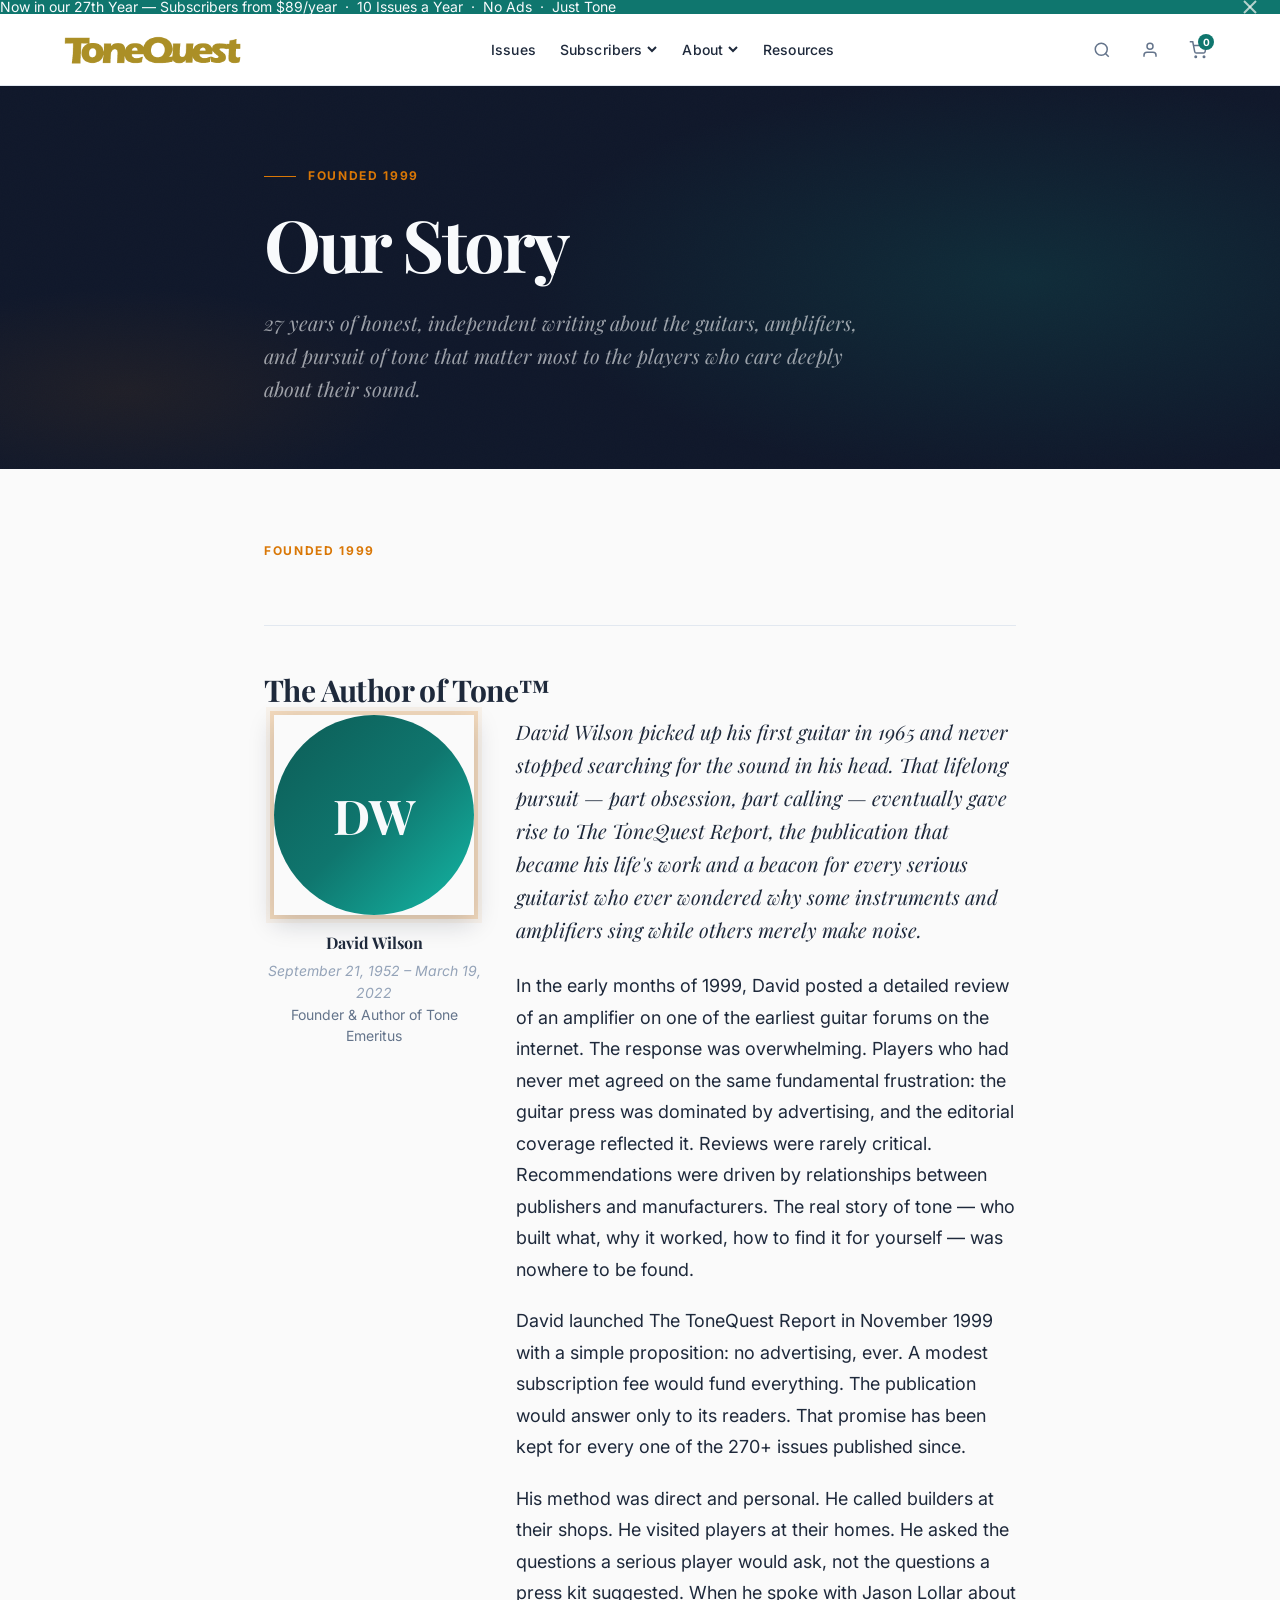
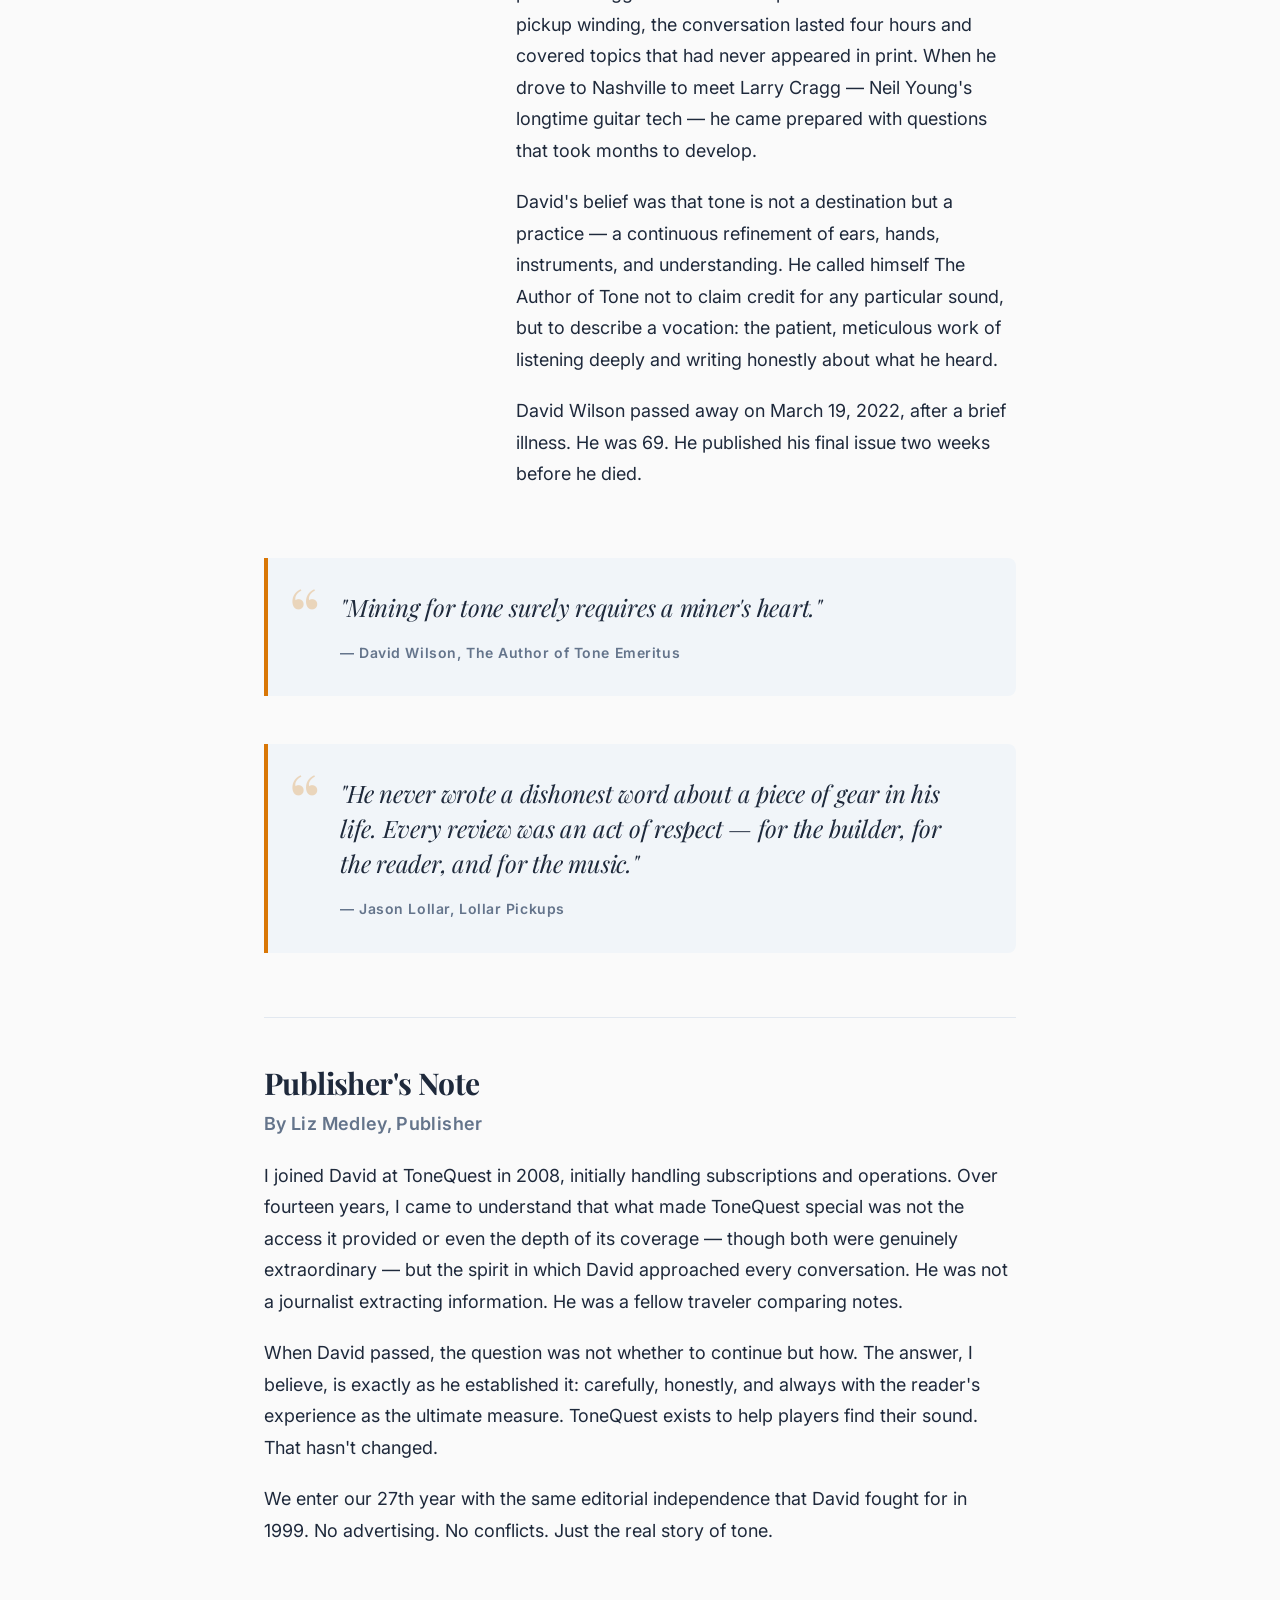
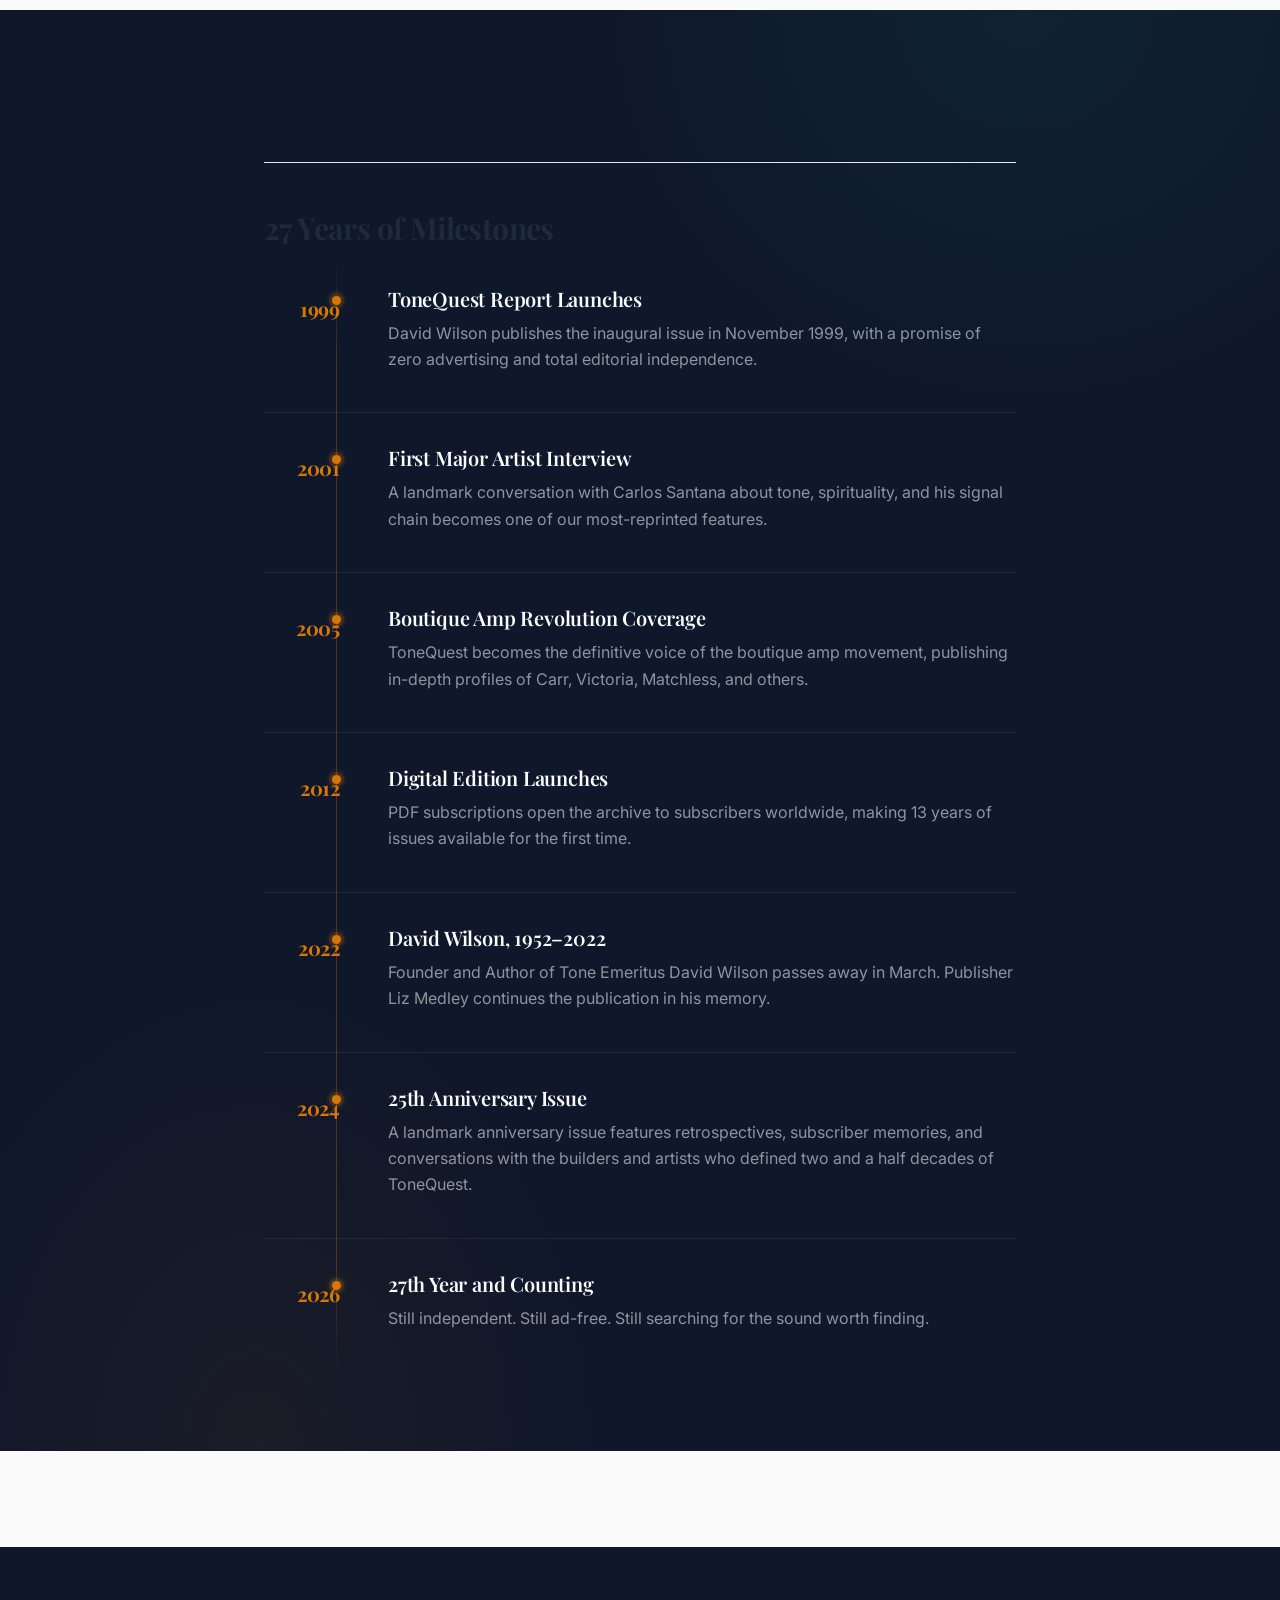
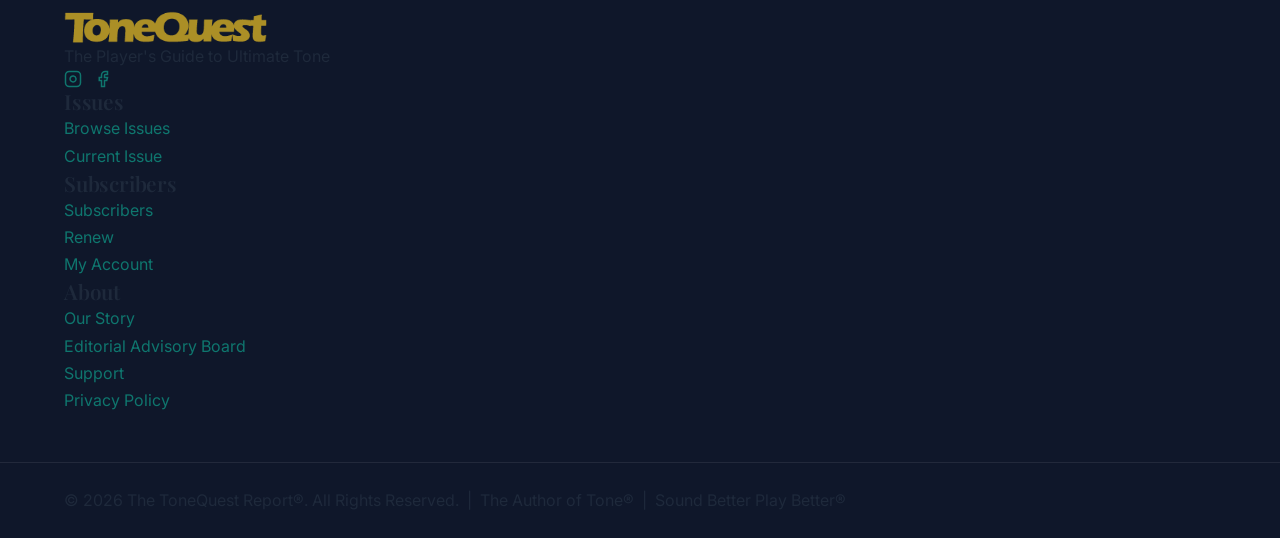
<file: about/our-story/index.html>
<!DOCTYPE html>
<html lang="en">
<head>
  <meta charset="UTF-8">
  <meta name="viewport" content="width=device-width, initial-scale=1.0">
  <meta name="robots" content="none">
  <title>Our Story — The ToneQuest Report®</title>
  <link rel="preconnect" href="https://fonts.googleapis.com">
  <link rel="preconnect" href="https://fonts.gstatic.com" crossorigin>
  <link href="https://fonts.googleapis.com/css2?family=Playfair+Display:ital,wght@0,400;0,500;0,600;0,700;0,900;1,400;1,700&family=Inter:wght@300;400;500;600;700&display=swap" rel="stylesheet">
  <link rel="stylesheet" href="../../css/base.css">
  <link rel="stylesheet" href="../../css/components.css">
  <link rel="stylesheet" href="../../css/pages.css">

  <style>
    /* =========================================================================
       Our Story — Page-Specific Styles
       ========================================================================= */

    /* Page hero — dark, editorial */
    .our-story-hero {
      background: var(--color-bg-dark);
      color: var(--color-text-light);
      padding: var(--space-20) 0 var(--space-16);
      position: relative;
      overflow: hidden;
    }

    .our-story-hero::before {
      content: '';
      position: absolute;
      inset: 0;
      background:
        radial-gradient(ellipse 60% 80% at 80% 50%, rgba(15, 118, 110, 0.22) 0%, transparent 65%),
        radial-gradient(ellipse 40% 50% at 10% 80%, rgba(217, 119, 6, 0.08) 0%, transparent 55%);
      pointer-events: none;
    }

    .our-story-hero::after {
      content: '';
      position: absolute;
      inset: 0;
      background-image: url("data:image/svg+xml,%3Csvg viewBox='0 0 512 512' xmlns='http://www.w3.org/2000/svg'%3E%3Cfilter id='noise'%3E%3CfeTurbulence type='fractalNoise' baseFrequency='0.65' numOctaves='3' stitchTiles='stitch'/%3E%3C/filter%3E%3Crect width='100%25' height='100%25' filter='url(%23noise)' opacity='0.05'/%3E%3C/svg%3E");
      pointer-events: none;
      opacity: 0.35;
    }

    .our-story-hero__inner {
      position: relative;
      z-index: 1;
      max-width: var(--container-narrow);
      margin: 0 auto;
      padding: 0 var(--space-6);
    }

    .our-story-hero__eyebrow {
      font-family: var(--font-sans);
      font-size: var(--text-xs);
      font-weight: 700;
      letter-spacing: 0.14em;
      text-transform: uppercase;
      color: var(--color-accent);
      display: flex;
      align-items: center;
      gap: var(--space-3);
      margin-bottom: var(--space-5);
    }

    .our-story-hero__eyebrow::before {
      content: '';
      display: block;
      width: 32px;
      height: 1px;
      background: var(--color-accent);
    }

    .our-story-hero__title {
      font-family: var(--font-serif);
      font-size: clamp(2.5rem, 5vw + 0.5rem, 4.5rem);
      font-weight: 700;
      line-height: 1.05;
      letter-spacing: -0.04em;
      color: var(--color-text-light);
      margin-bottom: var(--space-6);
    }

    .our-story-hero__lead {
      font-family: var(--font-serif);
      font-size: var(--text-xl);
      font-style: italic;
      line-height: 1.65;
      color: rgba(248, 250, 252, 0.6);
      max-width: 55ch;
    }

    /* -------------------------------------------------------------------------
       Main editorial body
       ------------------------------------------------------------------------- */
    .about-page {
      padding: var(--space-16) 0 var(--space-24);
    }

    .about-page .container-narrow {
      padding-top: var(--space-2);
    }

    /* Eyebrow label above h1 on the page body */
    .about-eyebrow {
      font-family: var(--font-sans);
      font-size: var(--text-xs);
      font-weight: 700;
      letter-spacing: 0.14em;
      text-transform: uppercase;
      color: var(--color-accent);
      margin-bottom: var(--space-3);
    }

    .about-title {
      font-family: var(--font-serif);
      font-size: clamp(2rem, 3.5vw + 0.5rem, var(--text-5xl));
      font-weight: 700;
      line-height: 1.1;
      letter-spacing: -0.03em;
      color: var(--color-text);
      margin-bottom: var(--space-10);
    }

    /* Founder portrait block */
    .founder-portrait {
      float: left;
      margin: 0 var(--space-8) var(--space-8) 0;
      display: flex;
      flex-direction: column;
      align-items: center;
      gap: var(--space-4);
      max-width: 220px;
    }

    .founder-portrait__img {
      box-shadow:
        0 8px 24px rgba(15, 23, 42, 0.18),
        0 0 0 4px rgba(217, 119, 6, 0.2),
        0 0 0 8px rgba(217, 119, 6, 0.06);
    }

    .founder-portrait__caption {
      font-size: var(--text-sm);
      line-height: 1.55;
      color: var(--color-text-muted);
      text-align: center;
    }

    .founder-portrait__caption strong {
      display: block;
      font-family: var(--font-serif);
      font-size: var(--text-base);
      font-weight: 700;
      color: var(--color-text);
      margin-bottom: var(--space-1);
    }

    .founder-portrait__caption em {
      font-style: italic;
      color: var(--color-text-dim);
    }

    /* About body text */
    .about-body {
      display: flow-root; /* clear floats */
    }

    .about-body p {
      font-size: var(--text-lg);
      line-height: 1.75;
      color: var(--color-text);
      margin-bottom: var(--space-5);
    }

    .about-lead {
      font-family: var(--font-serif);
      font-size: var(--text-xl) !important;
      font-style: italic;
      line-height: 1.65 !important;
      color: var(--color-text) !important;
      margin-bottom: var(--space-6) !important;
    }

    /* Section headings within body */
    .about-page .container-narrow h2 {
      font-family: var(--font-serif);
      font-size: var(--text-3xl);
      font-weight: 700;
      letter-spacing: -0.02em;
      color: var(--color-text);
      margin-top: var(--space-16);
      margin-bottom: var(--space-2);
      padding-top: var(--space-12);
      border-top: 1px solid var(--color-border);
    }

    .about-byline {
      font-size: var(--text-sm);
      font-weight: 600;
      color: var(--color-text-muted);
      letter-spacing: 0.02em;
      margin-bottom: var(--space-6);
    }

    .about-page .container-narrow > p {
      font-size: var(--text-lg);
      line-height: 1.75;
      margin-bottom: var(--space-5);
    }

    /* Pull quote */
    .pull-quote {
      margin: var(--space-12) 0;
      padding: var(--space-8) var(--space-10);
      background: var(--color-bg-alt);
      border-left: 4px solid var(--color-accent);
      border-radius: 0 var(--radius-lg) var(--radius-lg) 0;
      position: relative;
    }

    .pull-quote::before {
      content: '\201C';
      font-family: var(--font-serif);
      font-size: 5rem;
      line-height: 1;
      color: var(--color-accent);
      opacity: 0.25;
      position: absolute;
      top: var(--space-4);
      left: var(--space-5);
    }

    .pull-quote p {
      font-family: var(--font-serif);
      font-size: var(--text-2xl);
      font-style: italic;
      font-weight: 400;
      line-height: 1.45;
      letter-spacing: -0.01em;
      color: var(--color-text);
      margin-bottom: var(--space-4);
      padding-left: var(--space-8);
    }

    .pull-quote cite {
      display: block;
      padding-left: var(--space-8);
      font-style: normal;
      font-family: var(--font-sans);
      font-size: var(--text-sm);
      font-weight: 600;
      letter-spacing: 0.04em;
      color: var(--color-text-muted);
    }

    /* Timeline section */
    .timeline-section {
      background: var(--color-bg-dark);
      padding: var(--space-20) 0;
      margin-top: var(--space-16);
      position: relative;
      overflow: hidden;
    }

    .timeline-section::before {
      content: '';
      position: absolute;
      inset: 0;
      background:
        radial-gradient(ellipse 50% 60% at 20% 100%, rgba(217, 119, 6, 0.06) 0%, transparent 55%),
        radial-gradient(ellipse 60% 50% at 80% 0%, rgba(15, 118, 110, 0.12) 0%, transparent 60%);
      pointer-events: none;
    }

    .timeline-section h2 {
      font-family: var(--font-serif);
      font-size: clamp(1.75rem, 3vw, var(--text-4xl));
      font-weight: 700;
      letter-spacing: -0.03em;
      color: var(--color-text-light);
      margin-bottom: var(--space-12);
      position: relative;
    }

    .timeline {
      position: relative;
      display: flex;
      flex-direction: column;
      gap: 0;
    }

    /* Vertical line */
    .timeline::before {
      content: '';
      position: absolute;
      left: 72px;
      top: 0;
      bottom: 0;
      width: 1px;
      background: linear-gradient(to bottom, transparent, rgba(217, 119, 6, 0.3) 10%, rgba(217, 119, 6, 0.3) 90%, transparent);
    }

    .timeline__item {
      display: grid;
      grid-template-columns: 100px 1fr;
      gap: var(--space-6);
      padding: var(--space-8) 0;
      border-bottom: 1px solid rgba(248, 250, 252, 0.06);
      position: relative;
    }

    .timeline__item:last-child {
      border-bottom: none;
    }

    /* Dot on the line */
    .timeline__item::before {
      content: '';
      position: absolute;
      left: 68px;
      top: calc(var(--space-8) + 10px);
      width: 9px;
      height: 9px;
      background: var(--color-accent);
      border-radius: var(--radius-full);
      box-shadow: 0 0 0 3px rgba(217, 119, 6, 0.2), 0 0 0 6px rgba(217, 119, 6, 0.06);
    }

    .timeline__year {
      font-family: var(--font-serif);
      font-size: var(--text-xl);
      font-weight: 700;
      color: var(--color-accent);
      letter-spacing: -0.01em;
      padding-top: 6px;
      text-align: right;
      padding-right: var(--space-6);
    }

    .timeline__content {
      padding-bottom: var(--space-2);
    }

    .timeline__content h4 {
      font-family: var(--font-serif);
      font-size: var(--text-xl);
      font-weight: 600;
      color: var(--color-text-light);
      letter-spacing: -0.01em;
      margin-bottom: var(--space-2);
    }

    .timeline__content p {
      font-size: var(--text-base);
      line-height: 1.65;
      color: rgba(248, 250, 252, 0.55);
      margin: 0;
    }

    /* Mobile responsive */
    @media (max-width: 600px) {
      .founder-portrait {
        float: none;
        margin: 0 auto var(--space-8);
      }

      .pull-quote {
        padding: var(--space-6) var(--space-6);
      }

      .pull-quote p,
      .pull-quote cite {
        padding-left: var(--space-4);
      }

      .timeline::before {
        left: 52px;
      }

      .timeline__item {
        grid-template-columns: 72px 1fr;
      }

      .timeline__item::before {
        left: 48px;
      }

      .timeline__year {
        font-size: var(--text-base);
        padding-right: var(--space-3);
      }
    }
  </style>
</head>
<body>

  <!-- Announcement Bar -->
  <div class="announcement-bar" id="announcementBar">
    <div class="announcement-bar__content">
      Now in our 27th Year — Subscribers from $89/year &nbsp;·&nbsp; 10 Issues a Year &nbsp;·&nbsp; No Ads &nbsp;·&nbsp; Just Tone
    </div>
    <button class="announcement-bar__close" id="closeAnnouncement" aria-label="Close announcement">
      <svg viewBox="0 0 14 14" fill="none" stroke="currentColor" stroke-width="2">
        <line x1="1" y1="1" x2="13" y2="13"/>
        <line x1="13" y1="1" x2="1" y2="13"/>
      </svg>
    </button>
  </div>

  <!-- Site Header -->
  <header class="site-header" id="siteHeader">
    <div class="site-header__inner container">
      <a href="../../" class="site-logo">
        <img src="../../brand_assets/email-header.png" alt="The ToneQuest Report" height="36">
      </a>

      <nav class="site-nav" id="siteNav" aria-label="Primary navigation">
        <ul class="site-nav__list" style="display: flex; align-items: center; gap: 0; list-style: none;">
          <li class="site-nav__item">
            <a href="../../issues/" class="site-nav__link">Issues</a>
          </li>
          <li class="site-nav__item" data-dropdown>
            <button class="site-nav__link" aria-expanded="false" aria-haspopup="true">
              Subscribers
              <svg class="site-nav__chevron" viewBox="0 0 12 12" fill="none" stroke="currentColor" stroke-width="2">
                <polyline points="2,4 6,8 10,4"/>
              </svg>
            </button>
            <div class="nav-dropdown">
              <a href="../../subscribers/" class="nav-dropdown__link">Subscribers</a>
              <a href="../../renew/" class="nav-dropdown__link">Renew</a>
              <a href="../../my-account/" class="nav-dropdown__link">My Account</a>
            </div>
          </li>
          <li class="site-nav__item" data-dropdown>
            <button class="site-nav__link" aria-expanded="false" aria-haspopup="true">
              About
              <svg class="site-nav__chevron" viewBox="0 0 12 12" fill="none" stroke="currentColor" stroke-width="2">
                <polyline points="2,4 6,8 10,4"/>
              </svg>
            </button>
            <div class="nav-dropdown">
              <a href="../../about/our-story/" class="nav-dropdown__link">Our Story</a>
              <a href="../../about/editorial-board/" class="nav-dropdown__link">Editorial Advisory Board</a>
            </div>
          </li>
          <li class="site-nav__item">
            <a href="#" class="site-nav__link">Resources</a>
          </li>
        </ul>
      </nav>

      <div class="site-header__actions">
        <button class="header-icon-btn" aria-label="Search">
          <svg viewBox="0 0 24 24" fill="none" stroke="currentColor" stroke-width="2">
            <circle cx="11" cy="11" r="8"/>
            <line x1="21" y1="21" x2="16.65" y2="16.65"/>
          </svg>
        </button>
        <a href="../../my-account/" class="header-icon-btn" aria-label="My Account">
          <svg viewBox="0 0 24 24" fill="none" stroke="currentColor" stroke-width="2">
            <path d="M20 21v-2a4 4 0 0 0-4-4H8a4 4 0 0 0-4 4v2"/>
            <circle cx="12" cy="7" r="4"/>
          </svg>
        </a>
        <button class="header-icon-btn" style="position: relative;" aria-label="Cart">
          <svg viewBox="0 0 24 24" fill="none" stroke="currentColor" stroke-width="2">
            <circle cx="9" cy="21" r="1"/>
            <circle cx="20" cy="21" r="1"/>
            <path d="M1 1h4l2.68 13.39a2 2 0 0 0 2 1.61h9.72a2 2 0 0 0 2-1.61L23 6H6"/>
          </svg>
          <span style="
            position: absolute; top: 2px; right: 2px;
            min-width: 16px; height: 16px;
            background: var(--color-primary);
            color: white; font-size: 10px; font-weight: 700;
            border-radius: 8px; display: flex; align-items: center; justify-content: center;
            padding: 0 3px; line-height: 1;
          ">0</span>
        </button>
        <button class="hamburger-btn" id="menuToggle" aria-expanded="false" aria-label="Open menu">
          <span class="hamburger-btn__line"></span>
          <span class="hamburger-btn__line"></span>
          <span class="hamburger-btn__line"></span>
        </button>
      </div>
    </div>
  </header>

  <!-- Mobile Nav -->
  <div class="mobile-nav-overlay" id="mobileNavOverlay"></div>
  <nav class="mobile-nav-drawer" id="mobile-nav-drawer" aria-label="Mobile navigation">
    <div class="mobile-nav-drawer__header">
      <img src="../../brand_assets/email-header.png" alt="The ToneQuest Report" height="28">
      <button class="mobile-nav-drawer__close" aria-label="Close menu">
        <svg width="18" height="18" viewBox="0 0 18 18" fill="none" stroke="currentColor" stroke-width="2">
          <line x1="2" y1="2" x2="16" y2="16"/>
          <line x1="16" y1="2" x2="2" y2="16"/>
        </svg>
      </button>
    </div>
    <ul class="mobile-nav__list">
      <li><a href="../../issues/" class="mobile-nav__link">Issues</a></li>
      <li>
        <button class="mobile-nav__link" style="width: 100%; text-align: left; justify-content: space-between;">
          Subscribers <span>▾</span>
        </button>
        <div class="mobile-nav__sub">
          <a href="../../subscribers/" class="mobile-nav__sub-link">Subscribers</a>
          <a href="../../renew/" class="mobile-nav__sub-link">Renew</a>
          <a href="../../my-account/" class="mobile-nav__sub-link">My Account</a>
        </div>
      </li>
      <li>
        <button class="mobile-nav__link" style="width: 100%; text-align: left; justify-content: space-between;">
          About <span>▾</span>
        </button>
        <div class="mobile-nav__sub">
          <a href="../../about/our-story/" class="mobile-nav__sub-link">Our Story</a>
          <a href="../../about/editorial-board/" class="mobile-nav__sub-link">Editorial Advisory Board</a>
        </div>
      </li>
      <li><a href="#" class="mobile-nav__link">Resources</a></li>
    </ul>
    <div class="mobile-nav-drawer__cta">
      <a href="../../subscribers/" class="btn btn-primary btn-full">Subscribers — from $89/yr</a>
    </div>
  </nav>

  <!-- Page Hero -->
  <section class="our-story-hero">
    <div class="our-story-hero__inner">
      <div class="our-story-hero__eyebrow">Founded 1999</div>
      <h1 class="our-story-hero__title">Our Story</h1>
      <p class="our-story-hero__lead">27 years of honest, independent writing about the guitars, amplifiers, and pursuit of tone that matter most to the players who care deeply about their sound.</p>
    </div>
  </section>

  <!-- Main Content -->
  <main class="about-page">
    <div class="container container-narrow">

      <div class="about-eyebrow">FOUNDED 1999</div>
      <h2 class="about-title">The Author of Tone™</h2>

      <!-- Founder portrait -->
      <div class="founder-portrait">
        <div class="founder-portrait__img">
          <div style="width:200px;height:200px;border-radius:50%;background:linear-gradient(135deg,#0D5C56,#0F766E,#14B8A6);display:flex;align-items:center;justify-content:center;color:#F8FAFC;font-family:'Playfair Display',serif;font-size:3rem;font-weight:700;text-align:center;">DW</div>
        </div>
        <div class="founder-portrait__caption">
          <strong>David Wilson</strong>
          <em>September 21, 1952 – March 19, 2022</em><br>
          Founder &amp; Author of Tone Emeritus
        </div>
      </div>

      <div class="about-body">
        <p class="about-lead">David Wilson picked up his first guitar in 1965 and never stopped searching for the sound in his head. That lifelong pursuit — part obsession, part calling — eventually gave rise to The ToneQuest Report, the publication that became his life's work and a beacon for every serious guitarist who ever wondered why some instruments and amplifiers sing while others merely make noise.</p>

        <p>In the early months of 1999, David posted a detailed review of an amplifier on one of the earliest guitar forums on the internet. The response was overwhelming. Players who had never met agreed on the same fundamental frustration: the guitar press was dominated by advertising, and the editorial coverage reflected it. Reviews were rarely critical. Recommendations were driven by relationships between publishers and manufacturers. The real story of tone — who built what, why it worked, how to find it for yourself — was nowhere to be found.</p>

        <p>David launched The ToneQuest Report in November 1999 with a simple proposition: no advertising, ever. A modest subscription fee would fund everything. The publication would answer only to its readers. That promise has been kept for every one of the 270+ issues published since.</p>

        <p>His method was direct and personal. He called builders at their shops. He visited players at their homes. He asked the questions a serious player would ask, not the questions a press kit suggested. When he spoke with Jason Lollar about pickup winding, the conversation lasted four hours and covered topics that had never appeared in print. When he drove to Nashville to meet Larry Cragg — Neil Young's longtime guitar tech — he came prepared with questions that took months to develop.</p>

        <p>David's belief was that tone is not a destination but a practice — a continuous refinement of ears, hands, instruments, and understanding. He called himself The Author of Tone not to claim credit for any particular sound, but to describe a vocation: the patient, meticulous work of listening deeply and writing honestly about what he heard.</p>

        <p>David Wilson passed away on March 19, 2022, after a brief illness. He was 69. He published his final issue two weeks before he died.</p>
      </div>

      <blockquote class="pull-quote">
        <p>"Mining for tone surely requires a miner's heart."</p>
        <cite>— David Wilson, The Author of Tone Emeritus</cite>
      </blockquote>

      <blockquote class="pull-quote">
        <p>"He never wrote a dishonest word about a piece of gear in his life. Every review was an act of respect — for the builder, for the reader, and for the music."</p>
        <cite>— Jason Lollar, Lollar Pickups</cite>
      </blockquote>

      <h2>Publisher's Note</h2>
      <p class="about-byline">By Liz Medley, Publisher</p>

      <p>I joined David at ToneQuest in 2008, initially handling subscriptions and operations. Over fourteen years, I came to understand that what made ToneQuest special was not the access it provided or even the depth of its coverage — though both were genuinely extraordinary — but the spirit in which David approached every conversation. He was not a journalist extracting information. He was a fellow traveler comparing notes.</p>

      <p>When David passed, the question was not whether to continue but how. The answer, I believe, is exactly as he established it: carefully, honestly, and always with the reader's experience as the ultimate measure. ToneQuest exists to help players find their sound. That hasn't changed.</p>

      <p>We enter our 27th year with the same editorial independence that David fought for in 1999. No advertising. No conflicts. Just the real story of tone.</p>

    </div>

    <!-- Timeline Section -->
    <div class="timeline-section">
      <div class="container container-narrow" style="position: relative; z-index: 1;">
        <h2>27 Years of Milestones</h2>
        <div class="timeline">

          <div class="timeline__item">
            <div class="timeline__year">1999</div>
            <div class="timeline__content">
              <h4>ToneQuest Report Launches</h4>
              <p>David Wilson publishes the inaugural issue in November 1999, with a promise of zero advertising and total editorial independence.</p>
            </div>
          </div>

          <div class="timeline__item">
            <div class="timeline__year">2001</div>
            <div class="timeline__content">
              <h4>First Major Artist Interview</h4>
              <p>A landmark conversation with Carlos Santana about tone, spirituality, and his signal chain becomes one of our most-reprinted features.</p>
            </div>
          </div>

          <div class="timeline__item">
            <div class="timeline__year">2005</div>
            <div class="timeline__content">
              <h4>Boutique Amp Revolution Coverage</h4>
              <p>ToneQuest becomes the definitive voice of the boutique amp movement, publishing in-depth profiles of Carr, Victoria, Matchless, and others.</p>
            </div>
          </div>

          <div class="timeline__item">
            <div class="timeline__year">2012</div>
            <div class="timeline__content">
              <h4>Digital Edition Launches</h4>
              <p>PDF subscriptions open the archive to subscribers worldwide, making 13 years of issues available for the first time.</p>
            </div>
          </div>

          <div class="timeline__item">
            <div class="timeline__year">2022</div>
            <div class="timeline__content">
              <h4>David Wilson, 1952–2022</h4>
              <p>Founder and Author of Tone Emeritus David Wilson passes away in March. Publisher Liz Medley continues the publication in his memory.</p>
            </div>
          </div>

          <div class="timeline__item">
            <div class="timeline__year">2024</div>
            <div class="timeline__content">
              <h4>25th Anniversary Issue</h4>
              <p>A landmark anniversary issue features retrospectives, subscriber memories, and conversations with the builders and artists who defined two and a half decades of ToneQuest.</p>
            </div>
          </div>

          <div class="timeline__item">
            <div class="timeline__year">2026</div>
            <div class="timeline__content">
              <h4>27th Year and Counting</h4>
              <p>Still independent. Still ad-free. Still searching for the sound worth finding.</p>
            </div>
          </div>

        </div>
      </div>
    </div>
  </main>

  <!-- Site Footer -->
  <footer class="site-footer">
    <div class="site-footer__main container">
      <div class="site-footer__col site-footer__col--brand">
        <img src="../../brand_assets/email-header.png" alt="The ToneQuest Report" height="32" class="site-footer__logo">
        <p class="site-footer__tagline">The Player's Guide to Ultimate Tone</p>
        <div class="site-footer__social">
          <a href="#" class="site-footer__social-link" aria-label="Instagram">
            <svg width="18" height="18" viewBox="0 0 24 24" fill="none" stroke="currentColor" stroke-width="2">
              <rect x="2" y="2" width="20" height="20" rx="5" ry="5"/>
              <path d="M16 11.37A4 4 0 1 1 12.63 8 4 4 0 0 1 16 11.37z"/>
              <line x1="17.5" y1="6.5" x2="17.51" y2="6.5"/>
            </svg>
          </a>
          <a href="#" class="site-footer__social-link" aria-label="Facebook">
            <svg width="18" height="18" viewBox="0 0 24 24" fill="none" stroke="currentColor" stroke-width="2">
              <path d="M18 2h-3a5 5 0 0 0-5 5v3H7v4h3v8h4v-8h3l1-4h-4V7a1 1 0 0 1 1-1h3z"/>
            </svg>
          </a>
        </div>
      </div>
      <div class="site-footer__col">
        <h4 class="site-footer__heading">Issues</h4>
        <ul class="site-footer__links">
          <li><a href="../../issues/">Browse Issues</a></li>
          <li><a href="../../issues/march-2026/">Current Issue</a></li>
        </ul>
      </div>
      <div class="site-footer__col">
        <h4 class="site-footer__heading">Subscribers</h4>
        <ul class="site-footer__links">
          <li><a href="../../subscribers/">Subscribers</a></li>
          <li><a href="../../renew/">Renew</a></li>
          <li><a href="../../my-account/">My Account</a></li>
        </ul>
      </div>
      <div class="site-footer__col">
        <h4 class="site-footer__heading">About</h4>
        <ul class="site-footer__links">
          <li><a href="../../about/our-story/">Our Story</a></li>
          <li><a href="../../about/editorial-board/">Editorial Advisory Board</a></li>
          <li><a href="#">Support</a></li>
          <li><a href="#">Privacy Policy</a></li>
        </ul>
      </div>
    </div>
    <div class="site-footer__bottom">
      <div class="container">
        <p>© 2026 The ToneQuest Report®. All Rights Reserved. &nbsp;|&nbsp; The Author of Tone® &nbsp;|&nbsp; Sound Better Play Better®</p>
      </div>
    </div>
  </footer>

  <script src="../../js/main.js"></script>

  <script>
    (function() {
      var closeBtn = document.getElementById('closeAnnouncement');
      var bar = document.getElementById('announcementBar');
      if (closeBtn && bar) {
        closeBtn.addEventListener('click', function() {
          bar.classList.add('is-hidden');
          try { sessionStorage.setItem('tqr-announcement-dismissed', 'true'); } catch(e) {}
        });
        // Check session state on load
        if (sessionStorage.getItem('tqr-announcement-dismissed') === 'true') {
          bar.classList.add('is-hidden');
        }
      }
    })();
  </script>
</body>
</html>
</file>
<file: css/base.css>
/* ==========================================================================
   THE TONEQUEST REPORT — base.css
   CSS Reset + Design System Variables + Base Typography
   ========================================================================== */

/* --------------------------------------------------------------------------
   Google Fonts
   -------------------------------------------------------------------------- */
@import url('https://fonts.googleapis.com/css2?family=Playfair+Display:ital,wght@0,300;0,400;0,500;0,600;0,700;0,900;1,300;1,400;1,500;1,600;1,700;1,900&family=Inter:wght@300;400;500;600;700&display=swap');

/* --------------------------------------------------------------------------
   Design System Variables
   -------------------------------------------------------------------------- */
:root {
  /* Brand Colors */
  --color-primary: #0F766E;
  --color-primary-dark: #0D5C56;
  --color-primary-light: #14B8A6;
  --color-accent: #D97706;
  --color-accent-light: #FBBF24;
  --color-accent-dark: #B45309;

  /* Backgrounds */
  --color-bg: #FAFAFA;
  --color-bg-alt: #F1F5F9;
  --color-bg-dark: #0F172A;
  --color-bg-darker: #020617;
  --color-surface: #FFFFFF;

  /* Text */
  --color-text: #1E293B;
  --color-text-muted: #64748B;
  --color-text-light: #F8FAFC;
  --color-text-dim: #94A3B8;

  /* Borders */
  --color-border: #E2E8F0;
  --color-border-dark: #CBD5E1;
  --color-border-light: #F1F5F9;

  /* Semantic */
  --color-success: #2D6A4F;
  --color-error: #C0392B;
  --color-warning: #D4850A;

  /* Typography */
  --font-serif: 'Playfair Display', Georgia, 'Times New Roman', serif;
  --font-sans: 'Inter', system-ui, -apple-system, sans-serif;

  /* Type Scale */
  --text-xs: 0.75rem;       /* 12px */
  --text-sm: 0.875rem;      /* 14px */
  --text-base: 1rem;        /* 16px */
  --text-lg: 1.125rem;      /* 18px */
  --text-xl: 1.25rem;       /* 20px */
  --text-2xl: 1.5rem;       /* 24px */
  --text-3xl: 1.875rem;     /* 30px */
  --text-4xl: 2.25rem;      /* 36px */
  --text-5xl: 3rem;         /* 48px */
  --text-6xl: 3.75rem;      /* 60px */
  --text-7xl: 4.5rem;       /* 72px */

  /* Spacing Scale */
  --space-1: 0.25rem;       /* 4px */
  --space-2: 0.5rem;        /* 8px */
  --space-3: 0.75rem;       /* 12px */
  --space-4: 1rem;          /* 16px */
  --space-5: 1.25rem;       /* 20px */
  --space-6: 1.5rem;        /* 24px */
  --space-8: 2rem;          /* 32px */
  --space-10: 2.5rem;       /* 40px */
  --space-12: 3rem;         /* 48px */
  --space-16: 4rem;         /* 64px */
  --space-20: 5rem;         /* 80px */
  --space-24: 6rem;         /* 96px */
  --space-32: 8rem;         /* 128px */

  /* Layout */
  --container-max: 1200px;
  --container-narrow: 800px;
  --container-wide: 1400px;
  --nav-height: 72px;

  /* Border Radius */
  --radius-sm: 2px;
  --radius-md: 4px;
  --radius-lg: 8px;
  --radius-xl: 12px;
  --radius-full: 9999px;

  /* Shadows — layered, color-tinted */
  --shadow-sm: 0 1px 4px rgba(15, 23, 42, 0.06);
  --shadow-card: 0 2px 8px rgba(15, 23, 42, 0.07), 0 1px 2px rgba(15, 23, 42, 0.05);
  --shadow-elevated: 0 8px 24px rgba(15, 23, 42, 0.12), 0 2px 6px rgba(15, 23, 42, 0.08);
  --shadow-floating: 0 16px 48px rgba(15, 23, 42, 0.18), 0 4px 12px rgba(15, 23, 42, 0.1);
  --shadow-primary: 0 4px 16px rgba(15, 118, 110, 0.25), 0 1px 4px rgba(15, 118, 110, 0.15);

  /* Transitions — specific properties only, never transition-all */
  --transition: 200ms ease;
  --transition-slow: 350ms ease;
  --easing-spring: cubic-bezier(0.34, 1.56, 0.64, 1);
  --easing-out: cubic-bezier(0.22, 1, 0.36, 1);
}

/* --------------------------------------------------------------------------
   SVG Grain Filter (inline, referenceable site-wide)
   -------------------------------------------------------------------------- */
.grain-filter {
  position: fixed;
  top: 0;
  left: 0;
  width: 0;
  height: 0;
  pointer-events: none;
}

/* --------------------------------------------------------------------------
   Modern CSS Reset
   -------------------------------------------------------------------------- */
*,
*::before,
*::after {
  box-sizing: border-box;
  margin: 0;
  padding: 0;
}

html {
  font-size: 16px;
  -webkit-text-size-adjust: 100%;
  scroll-behavior: smooth;
  tab-size: 4;
}

body {
  font-family: var(--font-sans);
  font-size: var(--text-base);
  font-weight: 400;
  line-height: 1.7;
  color: var(--color-text);
  background-color: var(--color-bg);
  -webkit-font-smoothing: antialiased;
  -moz-osx-font-smoothing: grayscale;
  text-rendering: optimizeLegibility;
  overflow-x: hidden;
}

img,
picture,
video,
canvas,
svg {
  display: block;
  max-width: 100%;
}

input,
button,
textarea,
select {
  font: inherit;
}

p,
h1,
h2,
h3,
h4,
h5,
h6 {
  overflow-wrap: break-word;
}

ul,
ol {
  list-style: none;
}

a {
  color: inherit;
  text-decoration: none;
}

button {
  cursor: pointer;
  border: none;
  background: none;
}

table {
  border-collapse: collapse;
}

/* --------------------------------------------------------------------------
   Fluid Typography
   -------------------------------------------------------------------------- */
h1 {
  font-family: var(--font-serif);
  font-size: clamp(2rem, 4vw + 0.5rem, var(--text-6xl));
  font-weight: 700;
  line-height: 1.1;
  letter-spacing: -0.03em;
  color: var(--color-text);
}

h2 {
  font-family: var(--font-serif);
  font-size: clamp(1.5rem, 2.5vw + 0.5rem, var(--text-4xl));
  font-weight: 700;
  line-height: 1.15;
  letter-spacing: -0.02em;
  color: var(--color-text);
}

h3 {
  font-family: var(--font-serif);
  font-size: clamp(1.25rem, 1.5vw + 0.5rem, var(--text-3xl));
  font-weight: 600;
  line-height: 1.2;
  letter-spacing: -0.015em;
  color: var(--color-text);
}

h4 {
  font-family: var(--font-serif);
  font-size: clamp(1.125rem, 1vw + 0.5rem, var(--text-2xl));
  font-weight: 600;
  line-height: 1.3;
  letter-spacing: -0.01em;
  color: var(--color-text);
}

h5 {
  font-family: var(--font-serif);
  font-size: var(--text-xl);
  font-weight: 500;
  line-height: 1.4;
  color: var(--color-text);
}

h6 {
  font-family: var(--font-sans);
  font-size: var(--text-sm);
  font-weight: 700;
  line-height: 1.4;
  letter-spacing: 0.08em;
  text-transform: uppercase;
  color: var(--color-text-muted);
}

p {
  font-size: var(--text-base);
  line-height: 1.7;
  color: var(--color-text);
}

p + p {
  margin-top: var(--space-4);
}

/* Link base */
a {
  color: var(--color-primary);
  text-underline-offset: 3px;
  transition: color var(--transition), opacity var(--transition);
}

a:hover {
  color: var(--color-primary-dark);
}

a:focus-visible {
  outline: 2px solid var(--color-accent);
  outline-offset: 3px;
  border-radius: var(--radius-sm);
}

/* --------------------------------------------------------------------------
   Container System
   -------------------------------------------------------------------------- */
.container {
  width: 100%;
  max-width: var(--container-max);
  margin-left: auto;
  margin-right: auto;
  padding-left: var(--space-6);
  padding-right: var(--space-6);
}

.container-narrow {
  width: 100%;
  max-width: var(--container-narrow);
  margin-left: auto;
  margin-right: auto;
  padding-left: var(--space-6);
  padding-right: var(--space-6);
}

.container-wide {
  width: 100%;
  max-width: var(--container-wide);
  margin-left: auto;
  margin-right: auto;
  padding-left: var(--space-6);
  padding-right: var(--space-6);
}

@media (max-width: 768px) {
  .container,
  .container-narrow,
  .container-wide {
    padding-left: var(--space-4);
    padding-right: var(--space-4);
  }
}

/* --------------------------------------------------------------------------
   Utility Classes
   -------------------------------------------------------------------------- */

/* Text utilities */
.text-serif { font-family: var(--font-serif); }
.text-sans  { font-family: var(--font-sans); }
.text-xs    { font-size: var(--text-xs); }
.text-sm    { font-size: var(--text-sm); }
.text-base  { font-size: var(--text-base); }
.text-lg    { font-size: var(--text-lg); }
.text-xl    { font-size: var(--text-xl); }
.text-2xl   { font-size: var(--text-2xl); }
.text-3xl   { font-size: var(--text-3xl); }
.text-4xl   { font-size: var(--text-4xl); }

.font-light    { font-weight: 300; }
.font-normal   { font-weight: 400; }
.font-medium   { font-weight: 500; }
.font-semibold { font-weight: 600; }
.font-bold     { font-weight: 700; }
.font-black    { font-weight: 900; }

.text-primary   { color: var(--color-primary); }
.text-accent    { color: var(--color-accent); }
.text-muted     { color: var(--color-text-muted); }
.text-light     { color: var(--color-text-light); }
.text-dark      { color: var(--color-text); }

.uppercase  { text-transform: uppercase; }
.italic     { font-style: italic; }
.tracking-wide  { letter-spacing: 0.06em; }
.tracking-wider { letter-spacing: 0.1em; }
.tracking-tight { letter-spacing: -0.02em; }

.eyebrow {
  display: inline-block;
  font-family: var(--font-sans);
  font-size: var(--text-xs);
  font-weight: 700;
  letter-spacing: 0.12em;
  text-transform: uppercase;
  color: var(--color-accent);
}

/* Display utilities */
.sr-only {
  position: absolute;
  width: 1px;
  height: 1px;
  padding: 0;
  margin: -1px;
  overflow: hidden;
  clip: rect(0, 0, 0, 0);
  white-space: nowrap;
  border-width: 0;
}

.hidden { display: none; }
.block  { display: block; }
.flex   { display: flex; }
.grid   { display: grid; }

.items-center  { align-items: center; }
.justify-between { justify-content: space-between; }
.justify-center  { justify-content: center; }
.gap-4  { gap: var(--space-4); }
.gap-6  { gap: var(--space-6); }
.gap-8  { gap: var(--space-8); }

/* Spacing utilities */
.mt-4  { margin-top: var(--space-4); }
.mt-6  { margin-top: var(--space-6); }
.mt-8  { margin-top: var(--space-8); }
.mb-4  { margin-bottom: var(--space-4); }
.mb-6  { margin-bottom: var(--space-6); }
.mb-8  { margin-bottom: var(--space-8); }
.py-8  { padding-top: var(--space-8); padding-bottom: var(--space-8); }
.py-12 { padding-top: var(--space-12); padding-bottom: var(--space-12); }
.py-16 { padding-top: var(--space-16); padding-bottom: var(--space-16); }
.py-20 { padding-top: var(--space-20); padding-bottom: var(--space-20); }

/* Color background utilities */
.bg-primary { background-color: var(--color-primary); }
.bg-accent   { background-color: var(--color-accent); }
.bg-dark     { background-color: var(--color-bg-dark); }
.bg-alt      { background-color: var(--color-bg-alt); }
.bg-surface  { background-color: var(--color-surface); }

/* Border utilities */
.border-bottom { border-bottom: 1px solid var(--color-border); }
.border-top    { border-top: 1px solid var(--color-border); }
.divider {
  height: 1px;
  background: var(--color-border);
  margin: var(--space-8) 0;
}
.divider-accent {
  height: 2px;
  background: linear-gradient(90deg, var(--color-accent) 0%, var(--color-accent-light) 50%, transparent 100%);
  margin: var(--space-6) 0;
}

/* Focus ring */
:focus-visible {
  outline: 2px solid var(--color-accent);
  outline-offset: 3px;
}

/* Selection */
::selection {
  background: rgba(15, 118, 110, 0.2);
  color: var(--color-text);
}

/* Scrollbar */
::-webkit-scrollbar {
  width: 8px;
}
::-webkit-scrollbar-track {
  background: var(--color-bg-alt);
}
::-webkit-scrollbar-thumb {
  background: var(--color-border-dark);
  border-radius: var(--radius-full);
}
::-webkit-scrollbar-thumb:hover {
  background: var(--color-text-muted);
}
</file>
<file: css/components.css>
/* ==========================================================================
   THE TONEQUEST REPORT — components.css
   All Reusable Component Styles
   ========================================================================== */

/* --------------------------------------------------------------------------
   Announcement Bar
   -------------------------------------------------------------------------- */
.announcement-bar {
  background: var(--color-primary);
  color: var(--color-text-light);
  font-size: var(--text-sm);
  line-height: 1;
  position: relative;
  z-index: 200;
  transition: height var(--transition), opacity var(--transition), padding var(--transition);
  overflow: hidden;
}

.announcement-bar.is-hidden {
  height: 0;
  padding: 0;
  opacity: 0;
  pointer-events: none;
}

.announcement-bar__inner {
  display: flex;
  align-items: center;
  justify-content: center;
  min-height: 40px;
  padding: var(--space-2) var(--space-6);
  position: relative;
}

.announcement-bar__text {
  font-family: var(--font-sans);
  font-weight: 500;
  letter-spacing: 0.01em;
  text-align: center;
  flex: 1;
  padding: 0 var(--space-8);
}

.announcement-bar__text a {
  color: var(--color-accent-light);
  text-decoration: underline;
  text-underline-offset: 2px;
  transition: color var(--transition);
}

.announcement-bar__text a:hover {
  color: #fff;
}

.announcement-bar__close {
  position: absolute;
  right: var(--space-4);
  top: 50%;
  transform: translateY(-50%);
  display: flex;
  align-items: center;
  justify-content: center;
  width: 28px;
  height: 28px;
  color: rgba(250, 248, 244, 0.7);
  border-radius: var(--radius-md);
  transition: color var(--transition), background var(--transition);
  flex-shrink: 0;
}

.announcement-bar__close:hover {
  color: var(--color-text-light);
  background: rgba(250, 248, 244, 0.15);
}

.announcement-bar__close:focus-visible {
  outline: 2px solid var(--color-accent-light);
  outline-offset: 2px;
}

.announcement-bar__close svg {
  width: 14px;
  height: 14px;
}

/* --------------------------------------------------------------------------
   Site Header / Navigation
   -------------------------------------------------------------------------- */
.site-header {
  position: sticky;
  top: 0;
  z-index: 100;
  background: var(--color-surface);
  border-bottom: 1px solid var(--color-border);
  height: var(--nav-height);
  transition: box-shadow var(--transition), border-color var(--transition);
}

.site-header.scrolled {
  box-shadow: 0 2px 20px rgba(15, 23, 42, 0.1), 0 1px 4px rgba(15, 23, 42, 0.06);
  border-bottom-color: var(--color-border-dark);
}

.site-header__inner {
  display: flex;
  align-items: center;
  height: 100%;
  gap: var(--space-8);
}

/* Logo */
.site-logo {
  display: flex;
  align-items: center;
  flex-shrink: 0;
  text-decoration: none;
}

.site-logo img {
  height: 28px;
  width: auto;
}

.site-logo__text {
  font-family: var(--font-serif);
  font-size: var(--text-xl);
  font-weight: 700;
  letter-spacing: -0.01em;
  color: var(--color-accent);
  line-height: 1;
}

/* Primary Navigation */
.site-nav {
  display: flex;
  align-items: center;
  gap: 0;
  flex: 1;
  justify-content: center;
}

.site-nav__item {
  position: relative;
}

.site-nav__link {
  display: flex;
  align-items: center;
  gap: var(--space-1);
  padding: var(--space-2) var(--space-3);
  font-family: var(--font-sans);
  font-size: var(--text-sm);
  font-weight: 500;
  color: var(--color-text);
  letter-spacing: 0.01em;
  white-space: nowrap;
  position: relative;
  transition: color var(--transition);
  border-radius: var(--radius-md);
}

.site-nav__link::after {
  content: '';
  position: absolute;
  bottom: -1px;
  left: var(--space-3);
  right: var(--space-3);
  height: 2px;
  background: var(--color-accent);
  transform: scaleX(0);
  transform-origin: left;
  transition: transform 200ms var(--easing-out);
}

.site-nav__link:hover {
  color: var(--color-primary);
}

.site-nav__link:hover::after,
.site-nav__link.is-active::after {
  transform: scaleX(1);
}

.site-nav__link.is-active {
  color: var(--color-primary);
}

.site-nav__link:focus-visible {
  outline: 2px solid var(--color-accent);
  outline-offset: 2px;
}

.site-nav__chevron {
  width: 12px;
  height: 12px;
  transition: transform 200ms var(--easing-out);
  flex-shrink: 0;
}

.site-nav__item.is-open .site-nav__chevron {
  transform: rotate(180deg);
}

/* Dropdown Menus */
.nav-dropdown {
  position: absolute;
  top: calc(100% + 8px);
  left: 50%;
  transform: translateX(-50%) translateY(-4px);
  min-width: 200px;
  background: var(--color-surface);
  border: 1px solid var(--color-border);
  border-radius: var(--radius-lg);
  box-shadow: var(--shadow-floating);
  opacity: 0;
  pointer-events: none;
  transition: opacity 200ms var(--easing-out), transform 200ms var(--easing-out);
  z-index: 200;
  padding: var(--space-2) 0;
}

.site-nav__item.is-open .nav-dropdown,
.site-nav__item:focus-within .nav-dropdown {
  opacity: 1;
  pointer-events: auto;
  transform: translateX(-50%) translateY(0);
}

.nav-dropdown__link {
  display: block;
  padding: var(--space-3) var(--space-4);
  font-size: var(--text-sm);
  font-weight: 400;
  color: var(--color-text);
  white-space: nowrap;
  transition: background var(--transition), color var(--transition), padding-left var(--transition);
}

.nav-dropdown__link:hover {
  background: var(--color-bg-alt);
  color: var(--color-primary);
  padding-left: calc(var(--space-4) + 4px);
}

.nav-dropdown__link:focus-visible {
  outline: 2px solid var(--color-accent);
  outline-offset: -2px;
  background: var(--color-bg-alt);
}

.nav-dropdown__divider {
  height: 1px;
  background: var(--color-border);
  margin: var(--space-2) 0;
}

/* Header Actions (right side) */
.site-header__actions {
  display: flex;
  align-items: center;
  gap: var(--space-3);
  flex-shrink: 0;
  margin-left: auto;
}

.header-icon-btn {
  display: flex;
  align-items: center;
  justify-content: center;
  width: 36px;
  height: 36px;
  color: var(--color-text-muted);
  border-radius: var(--radius-md);
  transition: color var(--transition), background var(--transition);
}

.header-icon-btn:hover {
  color: var(--color-text);
  background: var(--color-bg-alt);
}

.header-icon-btn:focus-visible {
  outline: 2px solid var(--color-accent);
  outline-offset: 2px;
}

.header-icon-btn svg {
  width: 18px;
  height: 18px;
}

/* Hamburger button */
.hamburger-btn {
  display: none;
  flex-direction: column;
  justify-content: center;
  align-items: center;
  width: 36px;
  height: 36px;
  gap: 5px;
  border-radius: var(--radius-md);
  transition: background var(--transition);
}

.hamburger-btn:hover {
  background: var(--color-bg-alt);
}

.hamburger-btn:focus-visible {
  outline: 2px solid var(--color-accent);
  outline-offset: 2px;
}

.hamburger-btn__line {
  display: block;
  width: 20px;
  height: 2px;
  background: var(--color-text);
  border-radius: 1px;
  transition: transform 250ms var(--easing-spring), opacity 200ms ease, width var(--transition);
}

.hamburger-btn.is-open .hamburger-btn__line:nth-child(1) {
  transform: translateY(7px) rotate(45deg);
}

.hamburger-btn.is-open .hamburger-btn__line:nth-child(2) {
  opacity: 0;
  transform: scaleX(0);
}

.hamburger-btn.is-open .hamburger-btn__line:nth-child(3) {
  transform: translateY(-7px) rotate(-45deg);
}

/* Mobile Nav Drawer */
.mobile-nav-overlay {
  display: none;
  position: fixed;
  inset: 0;
  background: rgba(15, 23, 42, 0.5);
  z-index: 150;
  opacity: 0;
  transition: opacity var(--transition-slow);
}

.mobile-nav-overlay.is-visible {
  opacity: 1;
}

.mobile-nav-drawer {
  position: fixed;
  top: 0;
  right: 0;
  bottom: 0;
  width: min(320px, 85vw);
  background: var(--color-surface);
  z-index: 160;
  transform: translateX(100%);
  transition: transform 350ms var(--easing-out);
  overflow-y: auto;
  padding: var(--space-6);
  display: flex;
  flex-direction: column;
  gap: var(--space-6);
}

.mobile-nav-drawer.is-open {
  transform: translateX(0);
}

.mobile-nav-drawer__header {
  display: flex;
  align-items: center;
  justify-content: space-between;
  padding-bottom: var(--space-4);
  border-bottom: 1px solid var(--color-border);
}

.mobile-nav-drawer__close {
  display: flex;
  align-items: center;
  justify-content: center;
  width: 36px;
  height: 36px;
  color: var(--color-text-muted);
  border-radius: var(--radius-md);
  transition: color var(--transition), background var(--transition);
}

.mobile-nav-drawer__close:hover {
  color: var(--color-text);
  background: var(--color-bg-alt);
}

.mobile-nav-drawer__close:focus-visible {
  outline: 2px solid var(--color-accent);
  outline-offset: 2px;
}

.mobile-nav__list {
  display: flex;
  flex-direction: column;
  gap: 0;
}

.mobile-nav__link {
  display: flex;
  align-items: center;
  justify-content: space-between;
  padding: var(--space-3) var(--space-2);
  font-size: var(--text-base);
  font-weight: 500;
  color: var(--color-text);
  border-bottom: 1px solid var(--color-border-light);
  transition: color var(--transition), background var(--transition);
  border-radius: var(--radius-md);
}

.mobile-nav__link:hover {
  color: var(--color-primary);
  background: var(--color-bg-alt);
}

.mobile-nav__sub {
  padding-left: var(--space-4);
  border-left: 2px solid var(--color-border);
  margin: var(--space-2) 0 var(--space-2) var(--space-3);
  display: flex;
  flex-direction: column;
  gap: 0;
}

.mobile-nav__sub-link {
  display: block;
  padding: var(--space-2) var(--space-2);
  font-size: var(--text-sm);
  color: var(--color-text-muted);
  transition: color var(--transition);
}

.mobile-nav__sub-link:hover {
  color: var(--color-primary);
}

.mobile-nav-drawer__cta {
  margin-top: auto;
  padding-top: var(--space-6);
  border-top: 1px solid var(--color-border);
}

@media (max-width: 1024px) {
  .hamburger-btn {
    display: flex;
  }

  .site-nav {
    display: none;
  }

  .mobile-nav-overlay {
    display: block;
  }
}

@media (max-width: 640px) {
  .site-header__actions .btn {
    display: none;
  }
}

/* --------------------------------------------------------------------------
   Buttons
   -------------------------------------------------------------------------- */
.btn {
  display: inline-flex;
  align-items: center;
  justify-content: center;
  gap: var(--space-2);
  padding: 0.625rem var(--space-5);
  font-family: var(--font-sans);
  font-size: var(--text-sm);
  font-weight: 600;
  letter-spacing: 0.02em;
  line-height: 1.4;
  white-space: nowrap;
  border-radius: var(--radius-md);
  border: 2px solid transparent;
  cursor: pointer;
  text-decoration: none;
  user-select: none;
  transition: background 200ms ease, color 200ms ease, border-color 200ms ease,
    box-shadow 200ms ease, transform 150ms var(--easing-spring), opacity 200ms ease;
  position: relative;
  overflow: hidden;
}

.btn:focus-visible {
  outline: 2px solid var(--color-accent);
  outline-offset: 3px;
}

.btn:active {
  transform: scale(0.97);
}

.btn svg {
  width: 16px;
  height: 16px;
  flex-shrink: 0;
}

/* Primary button */
.btn-primary {
  background: var(--color-primary);
  color: var(--color-text-light);
  border-color: var(--color-primary);
}

.btn-primary:hover {
  background: var(--color-primary-dark);
  border-color: var(--color-primary-dark);
  box-shadow: var(--shadow-primary);
  color: var(--color-text-light);
  transform: translateY(-1px);
}

.btn-primary:active {
  transform: translateY(0) scale(0.98);
  box-shadow: none;
}

/* Secondary (outlined) button */
.btn-secondary {
  background: transparent;
  color: var(--color-primary);
  border-color: var(--color-primary);
}

.btn-secondary:hover {
  background: var(--color-primary);
  color: var(--color-text-light);
  transform: translateY(-1px);
}

.btn-secondary:active {
  transform: translateY(0) scale(0.98);
}

/* Ghost button */
.btn-ghost {
  background: transparent;
  color: var(--color-text);
  border-color: transparent;
  padding-left: var(--space-3);
  padding-right: var(--space-3);
}

.btn-ghost:hover {
  background: var(--color-bg-alt);
  color: var(--color-primary);
}

.btn-ghost:active {
  background: var(--color-border);
}

/* Accent button */
.btn-accent {
  background: var(--color-accent);
  color: var(--color-bg-dark);
  border-color: var(--color-accent);
  font-weight: 700;
}

.btn-accent:hover {
  background: var(--color-accent-dark);
  border-color: var(--color-accent-dark);
  transform: translateY(-1px);
  box-shadow: 0 4px 16px rgba(217, 119, 6, 0.3);
  color: var(--color-bg-dark);
}

.btn-accent:active {
  transform: translateY(0) scale(0.98);
}

/* Light button (for dark backgrounds) */
.btn-light {
  background: rgba(250, 248, 244, 0.1);
  color: var(--color-text-light);
  border-color: rgba(250, 248, 244, 0.3);
}

.btn-light:hover {
  background: rgba(250, 248, 244, 0.2);
  border-color: rgba(250, 248, 244, 0.5);
  color: var(--color-text-light);
}

/* Size modifiers */
.btn-sm {
  padding: 0.375rem var(--space-3);
  font-size: var(--text-xs);
  letter-spacing: 0.03em;
}

.btn-lg {
  padding: 0.875rem var(--space-8);
  font-size: var(--text-base);
  letter-spacing: 0.015em;
}

/* Full width */
.btn-full {
  width: 100%;
}

/* --------------------------------------------------------------------------
   Issue Cover Card
   -------------------------------------------------------------------------- */
.issue-card {
  display: flex;
  flex-direction: column;
  text-decoration: none;
  color: inherit;
  transition: transform 250ms var(--easing-out), box-shadow 250ms var(--easing-out);
}

.issue-card:hover {
  transform: translateY(-4px);
}

.issue-card:hover .issue-card__cover {
  box-shadow: var(--shadow-floating);
}

.issue-card:focus-visible {
  outline: 2px solid var(--color-accent);
  outline-offset: 4px;
  border-radius: var(--radius-md);
}

.issue-card__cover {
  aspect-ratio: 8.5 / 11;
  background: linear-gradient(145deg, var(--color-bg-dark) 0%, var(--color-primary-dark) 60%, var(--color-primary) 100%);
  border-radius: var(--radius-lg);
  overflow: hidden;
  position: relative;
  box-shadow: var(--shadow-elevated);
  transition: box-shadow 250ms var(--easing-out);
}

.issue-card__cover img {
  width: 100%;
  height: 100%;
  object-fit: cover;
}

.issue-card__cover-placeholder {
  position: absolute;
  inset: 0;
  display: flex;
  flex-direction: column;
  align-items: center;
  justify-content: center;
  padding: var(--space-6);
  gap: var(--space-3);
}

.issue-card__cover-placeholder .cover-logo {
  font-family: var(--font-serif);
  font-size: var(--text-lg);
  font-weight: 900;
  color: var(--color-accent);
  text-align: center;
  letter-spacing: -0.01em;
}

.issue-card__cover-placeholder .cover-date {
  font-family: var(--font-sans);
  font-size: var(--text-xs);
  font-weight: 600;
  letter-spacing: 0.1em;
  text-transform: uppercase;
  color: rgba(250, 248, 244, 0.6);
}

.issue-card__cover-accent {
  position: absolute;
  bottom: 0;
  left: 0;
  right: 0;
  height: 4px;
  background: linear-gradient(90deg, var(--color-accent-dark), var(--color-accent), var(--color-accent-light));
}

.issue-card__badge {
  position: absolute;
  top: var(--space-3);
  right: var(--space-3);
  background: var(--color-accent);
  color: var(--color-bg-dark);
  font-size: var(--text-xs);
  font-weight: 700;
  letter-spacing: 0.06em;
  text-transform: uppercase;
  padding: var(--space-1) var(--space-2);
  border-radius: var(--radius-sm);
}

.issue-card__meta {
  padding-top: var(--space-4);
  display: flex;
  flex-direction: column;
  gap: var(--space-1);
}

.issue-card__date {
  font-size: var(--text-xs);
  font-weight: 600;
  letter-spacing: 0.08em;
  text-transform: uppercase;
  color: var(--color-text-muted);
}

.issue-card__title {
  font-family: var(--font-serif);
  font-size: var(--text-lg);
  font-weight: 700;
  line-height: 1.3;
  letter-spacing: -0.01em;
  color: var(--color-text);
  transition: color var(--transition);
}

.issue-card:hover .issue-card__title {
  color: var(--color-primary);
}

.issue-card__desc {
  font-size: var(--text-sm);
  color: var(--color-text-muted);
  line-height: 1.5;
  margin-top: var(--space-2);
}

/* --------------------------------------------------------------------------
   Article Teaser Card
   -------------------------------------------------------------------------- */
.article-card {
  display: flex;
  flex-direction: column;
  gap: var(--space-3);
  padding: var(--space-6);
  background: var(--color-surface);
  border: 1px solid var(--color-border);
  border-radius: var(--radius-lg);
  box-shadow: var(--shadow-card);
  transition: transform 250ms var(--easing-out), box-shadow 250ms var(--easing-out),
    border-color var(--transition);
}

.article-card:hover {
  transform: translateY(-2px);
  box-shadow: var(--shadow-elevated);
  border-color: var(--color-border-dark);
}

.article-card__image {
  aspect-ratio: 16 / 9;
  border-radius: var(--radius-md);
  overflow: hidden;
  background: var(--color-bg-alt);
  position: relative;
}

.article-card__image img {
  width: 100%;
  height: 100%;
  object-fit: cover;
  transition: transform 400ms var(--easing-out);
}

.article-card:hover .article-card__image img {
  transform: scale(1.04);
}

.article-card__image-overlay {
  position: absolute;
  inset: 0;
  background: linear-gradient(to top, rgba(15, 23, 42, 0.5) 0%, transparent 60%);
  mix-blend-mode: multiply;
  pointer-events: none;
}

.article-card__category {
  display: inline-flex;
  align-items: center;
  gap: var(--space-2);
}

.article-card__title {
  font-family: var(--font-serif);
  font-size: var(--text-xl);
  font-weight: 700;
  line-height: 1.25;
  letter-spacing: -0.01em;
  color: var(--color-text);
  transition: color var(--transition);
}

.article-card:hover .article-card__title {
  color: var(--color-primary);
}

.article-card__teaser {
  font-size: var(--text-sm);
  line-height: 1.65;
  color: var(--color-text-muted);
  display: -webkit-box;
  -webkit-line-clamp: 3;
  -webkit-box-orient: vertical;
  overflow: hidden;
}

.article-card__cta {
  display: inline-flex;
  align-items: center;
  gap: var(--space-2);
  font-size: var(--text-sm);
  font-weight: 600;
  color: var(--color-primary);
  margin-top: auto;
  transition: gap var(--transition), color var(--transition);
}

.article-card__cta:hover {
  gap: var(--space-3);
  color: var(--color-primary-dark);
}

.article-card__cta .lock-icon {
  width: 12px;
  height: 12px;
  opacity: 0.6;
}

/* Featured / large article card */
.article-card--featured {
  padding: 0;
  overflow: hidden;
}

.article-card--featured .article-card__image {
  aspect-ratio: 16 / 9;
  border-radius: 0;
}

.article-card--featured .article-card__body {
  padding: var(--space-6);
  display: flex;
  flex-direction: column;
  gap: var(--space-3);
}

.article-card--featured .article-card__title {
  font-size: var(--text-2xl);
}

/* --------------------------------------------------------------------------
   Pricing Card
   -------------------------------------------------------------------------- */
.pricing-card {
  display: flex;
  flex-direction: column;
  padding: var(--space-8);
  background: var(--color-surface);
  border: 2px solid var(--color-border);
  border-radius: var(--radius-xl);
  box-shadow: var(--shadow-card);
  transition: transform 250ms var(--easing-out), box-shadow 250ms var(--easing-out),
    border-color var(--transition);
  position: relative;
}

.pricing-card:hover {
  transform: translateY(-3px);
  box-shadow: var(--shadow-elevated);
}

.pricing-card--popular {
  border-color: var(--color-primary);
  box-shadow: var(--shadow-primary);
}

.pricing-card--popular:hover {
  box-shadow: 0 8px 32px rgba(15, 118, 110, 0.2), 0 2px 8px rgba(15, 118, 110, 0.12);
}

.pricing-card__badge {
  position: absolute;
  top: -14px;
  left: 50%;
  transform: translateX(-50%);
  background: var(--color-primary);
  color: var(--color-text-light);
  font-size: var(--text-xs);
  font-weight: 700;
  letter-spacing: 0.08em;
  text-transform: uppercase;
  padding: var(--space-1) var(--space-4);
  border-radius: var(--radius-full);
  white-space: nowrap;
}

.pricing-card__plan {
  font-family: var(--font-sans);
  font-size: var(--text-xs);
  font-weight: 700;
  letter-spacing: 0.12em;
  text-transform: uppercase;
  color: var(--color-text-muted);
  margin-bottom: var(--space-3);
}

.pricing-card__price {
  display: flex;
  align-items: flex-start;
  gap: var(--space-1);
  margin-bottom: var(--space-2);
}

.pricing-card__currency {
  font-family: var(--font-serif);
  font-size: var(--text-2xl);
  font-weight: 700;
  color: var(--color-text);
  margin-top: 6px;
}

.pricing-card__amount {
  font-family: var(--font-serif);
  font-size: var(--text-5xl);
  font-weight: 700;
  line-height: 1;
  letter-spacing: -0.03em;
  color: var(--color-text);
}

.pricing-card__period {
  font-size: var(--text-sm);
  color: var(--color-text-muted);
  align-self: flex-end;
  margin-bottom: var(--space-2);
}

.pricing-card__desc {
  font-size: var(--text-sm);
  color: var(--color-text-muted);
  margin-bottom: var(--space-6);
  line-height: 1.5;
}

.pricing-card__features {
  display: flex;
  flex-direction: column;
  gap: var(--space-3);
  margin-bottom: var(--space-8);
  flex: 1;
}

.pricing-card__feature {
  display: flex;
  align-items: flex-start;
  gap: var(--space-3);
  font-size: var(--text-sm);
  color: var(--color-text);
}

.pricing-card__feature-icon {
  width: 16px;
  height: 16px;
  flex-shrink: 0;
  color: var(--color-success);
  margin-top: 2px;
}

.pricing-card__feature-icon--no {
  color: var(--color-text-dim);
}

/* --------------------------------------------------------------------------
   Topic Tile
   -------------------------------------------------------------------------- */
.topic-tile {
  display: flex;
  flex-direction: column;
  gap: var(--space-2);
  padding: var(--space-6);
  border-radius: var(--radius-lg);
  text-decoration: none;
  color: var(--color-text);
  position: relative;
  overflow: hidden;
  transition: transform 250ms var(--easing-out), box-shadow 250ms var(--easing-out);
  min-height: 140px;
}

.topic-tile::before {
  content: '';
  position: absolute;
  inset: 0;
  background: inherit;
  opacity: 0;
  transition: opacity var(--transition);
}

.topic-tile:hover {
  transform: translateY(-2px);
  box-shadow: var(--shadow-elevated);
}

.topic-tile:hover::before {
  opacity: 1;
}

.topic-tile:focus-visible {
  outline: 2px solid var(--color-accent);
  outline-offset: 3px;
}

.topic-tile__label {
  font-family: var(--font-serif);
  font-size: var(--text-xl);
  font-weight: 700;
  line-height: 1.2;
  position: relative;
  z-index: 1;
}

.topic-tile__desc {
  font-size: var(--text-sm);
  line-height: 1.5;
  opacity: 0.75;
  position: relative;
  z-index: 1;
}

.topic-tile__arrow {
  position: absolute;
  bottom: var(--space-4);
  right: var(--space-4);
  width: 20px;
  height: 20px;
  opacity: 0;
  transform: translateX(-4px);
  transition: opacity var(--transition), transform var(--transition);
  z-index: 1;
}

.topic-tile:hover .topic-tile__arrow {
  opacity: 1;
  transform: translateX(0);
}

/* Topic color variants */
.topic-tile--teal {
  background: linear-gradient(135deg, #0F766E 0%, #0A3D38 100%);
  color: var(--color-text-light);
}

.topic-tile--slate {
  background: linear-gradient(135deg, #334155 0%, #0F172A 100%);
  color: var(--color-text-light);
}

.topic-tile--ocean {
  background: linear-gradient(135deg, #1E3A5F 0%, #0C1526 100%);
  color: var(--color-text-light);
}

.topic-tile--sage {
  background: linear-gradient(135deg, #134E4A 0%, #022C22 100%);
  color: var(--color-text-light);
}

.topic-tile--cool-gray {
  background: linear-gradient(135deg, #475569 0%, #1E293B 100%);
  color: var(--color-text-light);
}

.topic-tile--charcoal {
  background: linear-gradient(135deg, #1E293B 0%, #020617 100%);
  color: var(--color-text-light);
}

/* --------------------------------------------------------------------------
   Pull Quote
   -------------------------------------------------------------------------- */
.pull-quote {
  padding: var(--space-8) var(--space-8);
  border-left: 4px solid var(--color-accent);
  position: relative;
  margin: var(--space-8) 0;
}

.pull-quote::before {
  content: '\201C';
  position: absolute;
  top: -0.1em;
  left: var(--space-6);
  font-family: var(--font-serif);
  font-size: 6rem;
  line-height: 1;
  color: var(--color-accent);
  opacity: 0.25;
  pointer-events: none;
}

.pull-quote__text {
  font-family: var(--font-serif);
  font-size: var(--text-2xl);
  font-style: italic;
  font-weight: 400;
  line-height: 1.45;
  letter-spacing: -0.01em;
  color: var(--color-text);
  position: relative;
  z-index: 1;
}

.pull-quote__attribution {
  margin-top: var(--space-4);
  display: flex;
  flex-direction: column;
  gap: var(--space-1);
}

.pull-quote__name {
  font-size: var(--text-sm);
  font-weight: 600;
  color: var(--color-text);
  letter-spacing: 0.02em;
}

.pull-quote__title {
  font-size: var(--text-xs);
  color: var(--color-text-muted);
  letter-spacing: 0.04em;
}

/* --------------------------------------------------------------------------
   Section Header
   -------------------------------------------------------------------------- */
.section-header {
  display: flex;
  flex-direction: column;
  gap: var(--space-3);
}

.section-header--centered {
  align-items: center;
  text-align: center;
}

.section-header__eyebrow {
  display: inline-flex;
  align-items: center;
  gap: var(--space-2);
  font-family: var(--font-sans);
  font-size: var(--text-xs);
  font-weight: 700;
  letter-spacing: 0.12em;
  text-transform: uppercase;
  color: var(--color-accent);
}

.section-header__eyebrow::before,
.section-header__eyebrow::after {
  content: '';
  display: block;
  height: 1px;
  width: 24px;
  background: var(--color-accent);
  opacity: 0.6;
}

.section-header--centered .section-header__eyebrow::before,
.section-header--centered .section-header__eyebrow::after {
  display: block;
}

.section-header__heading {
  font-family: var(--font-serif);
  font-weight: 700;
  letter-spacing: -0.02em;
  color: var(--color-text);
}

.section-header--light .section-header__heading,
.section-header--light .section-header__sub {
  color: var(--color-text-light);
}

.section-header--light .section-header__eyebrow {
  color: var(--color-accent-light);
}

.section-header--light .section-header__eyebrow::before,
.section-header--light .section-header__eyebrow::after {
  background: var(--color-accent-light);
}

.section-header__sub {
  font-size: var(--text-lg);
  line-height: 1.6;
  color: var(--color-text-muted);
  max-width: 60ch;
}

.section-header--centered .section-header__sub {
  margin-left: auto;
  margin-right: auto;
}

/* --------------------------------------------------------------------------
   Tabs
   -------------------------------------------------------------------------- */
.tabs {
  display: flex;
  flex-direction: column;
  gap: var(--space-6);
}

.tabs__nav {
  display: flex;
  align-items: stretch;
  border-bottom: 2px solid var(--color-border);
  overflow-x: auto;
  scrollbar-width: none;
  gap: 0;
}

.tabs__nav::-webkit-scrollbar {
  display: none;
}

.tabs__tab {
  position: relative;
  padding: var(--space-3) var(--space-5);
  font-family: var(--font-sans);
  font-size: var(--text-sm);
  font-weight: 600;
  color: var(--color-text-muted);
  white-space: nowrap;
  cursor: pointer;
  border: none;
  background: none;
  transition: color var(--transition);
  border-radius: var(--radius-md) var(--radius-md) 0 0;
}

.tabs__tab::after {
  content: '';
  position: absolute;
  bottom: -2px;
  left: 0;
  right: 0;
  height: 2px;
  background: var(--color-primary);
  transform: scaleX(0);
  transition: transform 200ms var(--easing-out);
}

.tabs__tab:hover {
  color: var(--color-text);
}

.tabs__tab.is-active {
  color: var(--color-primary);
}

.tabs__tab.is-active::after {
  transform: scaleX(1);
}

.tabs__tab:focus-visible {
  outline: 2px solid var(--color-accent);
  outline-offset: 2px;
}

.tabs__panel {
  display: none;
}

.tabs__panel.is-active {
  display: block;
}

/* --------------------------------------------------------------------------
   Accordion
   -------------------------------------------------------------------------- */
.accordion {
  display: flex;
  flex-direction: column;
  gap: 0;
  border: 1px solid var(--color-border);
  border-radius: var(--radius-lg);
  overflow: hidden;
}

.accordion__item {
  border-bottom: 1px solid var(--color-border);
}

.accordion__item:last-child {
  border-bottom: none;
}

.accordion__trigger {
  display: flex;
  align-items: center;
  justify-content: space-between;
  width: 100%;
  padding: var(--space-5) var(--space-6);
  font-family: var(--font-serif);
  font-size: var(--text-lg);
  font-weight: 600;
  color: var(--color-text);
  text-align: left;
  cursor: pointer;
  background: none;
  border: none;
  gap: var(--space-4);
  transition: background var(--transition), color var(--transition);
}

.accordion__trigger:hover {
  background: var(--color-bg-alt);
  color: var(--color-primary);
}

.accordion__trigger:focus-visible {
  outline: 2px solid var(--color-accent);
  outline-offset: -2px;
}

.accordion__icon {
  width: 20px;
  height: 20px;
  flex-shrink: 0;
  color: var(--color-text-muted);
  transition: transform 250ms var(--easing-out), color var(--transition);
}

.accordion__trigger[aria-expanded="true"] .accordion__icon {
  transform: rotate(45deg);
  color: var(--color-primary);
}

.accordion__trigger[aria-expanded="true"] {
  background: var(--color-bg-alt);
  color: var(--color-primary);
}

.accordion__body {
  display: grid;
  grid-template-rows: 0fr;
  transition: grid-template-rows 300ms var(--easing-out);
}

.accordion__body.is-open {
  grid-template-rows: 1fr;
}

.accordion__body-inner {
  overflow: hidden;
}

.accordion__content {
  padding: 0 var(--space-6) var(--space-6);
  font-size: var(--text-base);
  line-height: 1.7;
  color: var(--color-text-muted);
}

/* --------------------------------------------------------------------------
   Form Elements
   -------------------------------------------------------------------------- */
.form-group {
  display: flex;
  flex-direction: column;
  gap: var(--space-2);
}

.form-label {
  font-size: var(--text-sm);
  font-weight: 600;
  color: var(--color-text);
  letter-spacing: 0.01em;
}

.form-label--required::after {
  content: ' *';
  color: var(--color-error);
}

.form-hint {
  font-size: var(--text-xs);
  color: var(--color-text-muted);
  line-height: 1.5;
}

.form-error {
  font-size: var(--text-xs);
  color: var(--color-error);
  display: flex;
  align-items: center;
  gap: var(--space-1);
}

.form-input,
.form-select,
.form-textarea {
  width: 100%;
  padding: 0.625rem var(--space-4);
  font-family: var(--font-sans);
  font-size: var(--text-base);
  font-weight: 400;
  color: var(--color-text);
  background: var(--color-surface);
  border: 1.5px solid var(--color-border);
  border-radius: var(--radius-md);
  line-height: 1.5;
  transition: border-color var(--transition), box-shadow var(--transition), background var(--transition);
  -webkit-appearance: none;
  appearance: none;
}

.form-input::placeholder,
.form-textarea::placeholder {
  color: var(--color-text-dim);
}

.form-input:hover,
.form-select:hover,
.form-textarea:hover {
  border-color: var(--color-border-dark);
}

.form-input:focus,
.form-select:focus,
.form-textarea:focus {
  outline: none;
  border-color: var(--color-primary);
  box-shadow: 0 0 0 3px rgba(15, 118, 110, 0.12);
  background: var(--color-surface);
}

.form-input--error,
.form-select--error,
.form-textarea--error {
  border-color: var(--color-error);
}

.form-input--error:focus,
.form-select--error:focus,
.form-textarea--error:focus {
  border-color: var(--color-error);
  box-shadow: 0 0 0 3px rgba(192, 57, 43, 0.12);
}

.form-textarea {
  min-height: 120px;
  resize: vertical;
  line-height: 1.6;
}

/* Custom select */
.form-select-wrapper {
  position: relative;
}

.form-select-wrapper::after {
  content: '';
  position: absolute;
  right: var(--space-4);
  top: 50%;
  transform: translateY(-50%);
  width: 0;
  height: 0;
  border-left: 5px solid transparent;
  border-right: 5px solid transparent;
  border-top: 5px solid var(--color-text-muted);
  pointer-events: none;
}

/* Checkbox */
.form-checkbox,
.form-radio {
  display: flex;
  align-items: flex-start;
  gap: var(--space-3);
  cursor: pointer;
  user-select: none;
}

.form-checkbox__input,
.form-radio__input {
  -webkit-appearance: none;
  appearance: none;
  width: 18px;
  height: 18px;
  flex-shrink: 0;
  border: 2px solid var(--color-border-dark);
  background: var(--color-surface);
  cursor: pointer;
  transition: border-color var(--transition), background var(--transition), box-shadow var(--transition);
  margin-top: 2px;
}

.form-checkbox__input {
  border-radius: var(--radius-sm);
}

.form-radio__input {
  border-radius: var(--radius-full);
}

.form-checkbox__input:hover,
.form-radio__input:hover {
  border-color: var(--color-primary);
}

.form-checkbox__input:checked,
.form-radio__input:checked {
  background: var(--color-primary);
  border-color: var(--color-primary);
}

.form-checkbox__input:checked {
  background-image: url("data:image/svg+xml,%3Csvg viewBox='0 0 16 16' fill='white' xmlns='http://www.w3.org/2000/svg'%3E%3Cpath d='M12.207 4.793a1 1 0 010 1.414l-5 5a1 1 0 01-1.414 0l-2-2a1 1 0 011.414-1.414L6.5 9.086l4.293-4.293a1 1 0 011.414 0z'/%3E%3C/svg%3E");
  background-size: contain;
  background-position: center;
  background-repeat: no-repeat;
}

.form-radio__input:checked {
  background-image: url("data:image/svg+xml,%3Csvg viewBox='0 0 16 16' fill='white' xmlns='http://www.w3.org/2000/svg'%3E%3Ccircle cx='8' cy='8' r='3'/%3E%3C/svg%3E");
  background-size: contain;
  background-position: center;
  background-repeat: no-repeat;
}

.form-checkbox__input:focus-visible,
.form-radio__input:focus-visible {
  outline: 2px solid var(--color-accent);
  outline-offset: 2px;
}

.form-checkbox__label,
.form-radio__label {
  font-size: var(--text-sm);
  color: var(--color-text);
  line-height: 1.5;
}

/* --------------------------------------------------------------------------
   Testimonial Block
   -------------------------------------------------------------------------- */
.testimonial {
  display: flex;
  flex-direction: column;
  gap: var(--space-4);
  padding: var(--space-8);
  background: var(--color-surface);
  border: 1px solid var(--color-border);
  border-radius: var(--radius-lg);
  box-shadow: var(--shadow-card);
  position: relative;
}

.testimonial::before {
  content: '\201C';
  position: absolute;
  top: var(--space-4);
  right: var(--space-6);
  font-family: var(--font-serif);
  font-size: 5rem;
  line-height: 1;
  color: var(--color-accent);
  opacity: 0.2;
  pointer-events: none;
}

.testimonial__quote {
  font-family: var(--font-serif);
  font-size: var(--text-lg);
  font-style: italic;
  line-height: 1.55;
  color: var(--color-text);
  position: relative;
  z-index: 1;
}

.testimonial__meta {
  display: flex;
  flex-direction: column;
  gap: var(--space-1);
  padding-top: var(--space-3);
  border-top: 1px solid var(--color-border);
}

.testimonial__name {
  font-weight: 600;
  font-size: var(--text-sm);
  color: var(--color-text);
}

.testimonial__details {
  font-size: var(--text-xs);
  color: var(--color-text-muted);
  display: flex;
  gap: var(--space-2);
}

.testimonial__details span::before {
  content: '·';
  margin-right: var(--space-2);
  opacity: 0.5;
}

.testimonial__details span:first-child::before {
  display: none;
}

.testimonial__stars {
  display: flex;
  gap: 2px;
  color: var(--color-accent);
}

/* --------------------------------------------------------------------------
   Category Tags / Badges
   -------------------------------------------------------------------------- */
.tag {
  display: inline-flex;
  align-items: center;
  gap: var(--space-1);
  padding: var(--space-1) var(--space-3);
  font-family: var(--font-sans);
  font-size: var(--text-xs);
  font-weight: 700;
  letter-spacing: 0.06em;
  text-transform: uppercase;
  border-radius: var(--radius-full);
  white-space: nowrap;
  line-height: 1.4;
}

.tag-gold {
  background: rgba(217, 119, 6, 0.15);
  color: var(--color-accent-dark);
  border: 1px solid rgba(217, 119, 6, 0.3);
}

.tag-burgundy {
  background: rgba(15, 118, 110, 0.1);
  color: var(--color-primary);
  border: 1px solid rgba(15, 118, 110, 0.2);
}

.tag-dark {
  background: var(--color-bg-dark);
  color: var(--color-text-light);
}

.tag-light {
  background: var(--color-bg-alt);
  color: var(--color-text-muted);
  border: 1px solid var(--color-border);
}

.tag-success {
  background: rgba(45, 106, 79, 0.1);
  color: var(--color-success);
  border: 1px solid rgba(45, 106, 79, 0.2);
}

/* --------------------------------------------------------------------------
   Footer
   -------------------------------------------------------------------------- */
.site-footer {
  background: var(--color-bg-dark);
  color: var(--color-text-light);
  padding-top: var(--space-16);
}

.site-footer__main {
  padding-bottom: var(--space-12);
}

.site-footer__grid {
  display: grid;
  grid-template-columns: 2fr 1fr 1fr 1fr;
  gap: var(--space-12);
}

.site-footer__brand {
  display: flex;
  flex-direction: column;
  gap: var(--space-5);
}

.site-footer__logo {
  display: flex;
  align-items: center;
  text-decoration: none;
}

.site-footer__logo img {
  height: 24px;
  width: auto;
}

.site-footer__logo-text {
  font-family: var(--font-serif);
  font-size: var(--text-xl);
  font-weight: 700;
  color: var(--color-accent);
  letter-spacing: -0.01em;
}

.site-footer__desc {
  font-size: var(--text-sm);
  line-height: 1.65;
  color: rgba(250, 248, 244, 0.55);
  max-width: 30ch;
}

.site-footer__social {
  display: flex;
  gap: var(--space-3);
}

.social-link {
  display: flex;
  align-items: center;
  justify-content: center;
  width: 36px;
  height: 36px;
  color: rgba(250, 248, 244, 0.5);
  background: rgba(250, 248, 244, 0.06);
  border: 1px solid rgba(250, 248, 244, 0.1);
  border-radius: var(--radius-md);
  transition: color var(--transition), background var(--transition), border-color var(--transition);
}

.social-link:hover {
  color: var(--color-accent-light);
  background: rgba(217, 119, 6, 0.15);
  border-color: rgba(217, 119, 6, 0.3);
}

.social-link:focus-visible {
  outline: 2px solid var(--color-accent);
  outline-offset: 2px;
}

.social-link svg {
  width: 16px;
  height: 16px;
}

.site-footer__col-heading {
  font-family: var(--font-sans);
  font-size: var(--text-xs);
  font-weight: 700;
  letter-spacing: 0.12em;
  text-transform: uppercase;
  color: var(--color-accent);
  margin-bottom: var(--space-4);
}

.site-footer__nav {
  display: flex;
  flex-direction: column;
  gap: var(--space-3);
}

.site-footer__nav-link {
  font-size: var(--text-sm);
  color: rgba(250, 248, 244, 0.55);
  text-decoration: none;
  transition: color var(--transition);
  display: inline-flex;
  align-items: center;
  gap: var(--space-2);
}

.site-footer__nav-link:hover {
  color: var(--color-text-light);
}

.site-footer__nav-link:focus-visible {
  outline: 2px solid var(--color-accent);
  outline-offset: 2px;
  border-radius: var(--radius-sm);
}

.site-footer__bottom {
  padding: var(--space-6) 0;
  border-top: 1px solid rgba(250, 248, 244, 0.08);
}

.site-footer__bottom-inner {
  display: flex;
  align-items: center;
  justify-content: space-between;
  gap: var(--space-4);
  flex-wrap: wrap;
}

.site-footer__copyright {
  font-size: var(--text-xs);
  color: rgba(250, 248, 244, 0.35);
  letter-spacing: 0.02em;
}

.site-footer__legal {
  display: flex;
  gap: var(--space-6);
}

.site-footer__legal-link {
  font-size: var(--text-xs);
  color: rgba(250, 248, 244, 0.35);
  transition: color var(--transition);
}

.site-footer__legal-link:hover {
  color: rgba(250, 248, 244, 0.65);
}

@media (max-width: 1024px) {
  .site-footer__grid {
    grid-template-columns: 1fr 1fr;
    gap: var(--space-8);
  }

  .site-footer__brand {
    grid-column: 1 / -1;
    flex-direction: row;
    flex-wrap: wrap;
    gap: var(--space-6);
    padding-bottom: var(--space-6);
    border-bottom: 1px solid rgba(250, 248, 244, 0.08);
  }

  .site-footer__desc {
    max-width: 100%;
  }
}

@media (max-width: 640px) {
  .site-footer__grid {
    grid-template-columns: 1fr 1fr;
    gap: var(--space-6);
  }

  .site-footer__brand {
    flex-direction: column;
  }

  .site-footer__bottom-inner {
    flex-direction: column;
    text-align: center;
  }

  .site-footer__legal {
    flex-wrap: wrap;
    justify-content: center;
    gap: var(--space-4);
  }
}
</file>
<file: css/pages.css>
/* ==========================================================================
   THE TONEQUEST REPORT — pages.css
   Page-Specific Styles
   ========================================================================== */

/* --------------------------------------------------------------------------
   Page Hero — Base
   -------------------------------------------------------------------------- */
.page-hero {
  padding: var(--space-16) 0 var(--space-20);
  position: relative;
  overflow: hidden;
}

.page-hero__eyebrow {
  font-size: var(--text-xs);
  font-weight: 700;
  letter-spacing: 0.12em;
  text-transform: uppercase;
  color: var(--color-accent);
  margin-bottom: var(--space-4);
}

.page-hero__heading {
  font-family: var(--font-serif);
  font-size: clamp(2.5rem, 5vw + 1rem, var(--text-7xl));
  font-weight: 700;
  line-height: 1.0;
  letter-spacing: -0.04em;
  color: var(--color-text);
  margin-bottom: var(--space-6);
}

.page-hero__sub {
  font-size: var(--text-xl);
  line-height: 1.6;
  color: var(--color-text-muted);
  max-width: 55ch;
  margin-bottom: var(--space-8);
}

.page-hero__actions {
  display: flex;
  align-items: center;
  gap: var(--space-4);
  flex-wrap: wrap;
}

/* --------------------------------------------------------------------------
   Homepage Hero (Dark)
   -------------------------------------------------------------------------- */
.home-hero {
  background: var(--color-bg-dark);
  color: var(--color-text-light);
  padding: 0;
  min-height: 640px;
  display: flex;
  align-items: stretch;
  position: relative;
  overflow: hidden;
}

/* Grain texture overlay */
.home-hero::before {
  content: '';
  position: absolute;
  inset: 0;
  background-image: url("data:image/svg+xml,%3Csvg viewBox='0 0 512 512' xmlns='http://www.w3.org/2000/svg'%3E%3Cfilter id='noise'%3E%3CfeTurbulence type='fractalNoise' baseFrequency='0.65' numOctaves='3' stitchTiles='stitch'/%3E%3C/filter%3E%3Crect width='100%25' height='100%25' filter='url(%23noise)' opacity='0.05'/%3E%3C/svg%3E");
  pointer-events: none;
  z-index: 1;
  opacity: 0.4;
}

/* Radial gradient orbs */
.home-hero::after {
  content: '';
  position: absolute;
  inset: 0;
  background:
    radial-gradient(ellipse 70% 80% at 75% 50%, rgba(15, 118, 110, 0.35) 0%, transparent 65%),
    radial-gradient(ellipse 50% 50% at 15% 80%, rgba(217, 119, 6, 0.12) 0%, transparent 60%),
    radial-gradient(ellipse 40% 40% at 85% 10%, rgba(15, 118, 110, 0.2) 0%, transparent 55%);
  pointer-events: none;
  z-index: 0;
}

.home-hero__inner {
  position: relative;
  z-index: 2;
  width: 100%;
  display: grid;
  grid-template-columns: 1fr 1fr;
  align-items: center;
  gap: var(--space-16);
  padding: var(--space-20) 0;
}

.home-hero__content {
  display: flex;
  flex-direction: column;
  gap: var(--space-6);
}

.home-hero__kicker {
  display: inline-flex;
  align-items: center;
  gap: var(--space-3);
  font-size: var(--text-xs);
  font-weight: 700;
  letter-spacing: 0.12em;
  text-transform: uppercase;
  color: var(--color-accent);
}

.home-hero__kicker::before {
  content: '';
  display: block;
  width: 32px;
  height: 1px;
  background: var(--color-accent);
}

.home-hero__heading {
  font-family: var(--font-serif);
  font-size: clamp(2.5rem, 4vw + 1rem, 4.5rem);
  font-weight: 700;
  line-height: 1.05;
  letter-spacing: -0.04em;
  color: var(--color-text-light);
}

.home-hero__heading em {
  font-style: italic;
  color: var(--color-accent-light);
}

.home-hero__sub {
  font-size: var(--text-lg);
  line-height: 1.65;
  color: rgba(250, 248, 244, 0.65);
  max-width: 48ch;
}

.home-hero__actions {
  display: flex;
  align-items: center;
  gap: var(--space-4);
  flex-wrap: wrap;
  padding-top: var(--space-2);
}

.home-hero__trust {
  display: flex;
  align-items: center;
  gap: var(--space-4);
  font-size: var(--text-xs);
  color: rgba(250, 248, 244, 0.45);
  letter-spacing: 0.04em;
}

.home-hero__trust-dot {
  width: 3px;
  height: 3px;
  border-radius: var(--radius-full);
  background: rgba(250, 248, 244, 0.25);
}

.home-hero__visual {
  display: flex;
  align-items: center;
  justify-content: center;
  position: relative;
}

.home-hero__cover-wrap {
  position: relative;
  width: 100%;
  max-width: 360px;
}

.home-hero__cover-wrap::before {
  content: '';
  position: absolute;
  inset: -20px;
  background: radial-gradient(ellipse 80% 80% at 50% 50%, rgba(217, 119, 6, 0.12) 0%, transparent 70%);
  pointer-events: none;
}

.home-hero__cover-shadow {
  position: absolute;
  bottom: -30px;
  left: 10%;
  right: 10%;
  height: 40px;
  background: radial-gradient(ellipse 80% 100% at 50% 0%, rgba(15, 23, 42, 0.6) 0%, transparent 100%);
  filter: blur(20px);
}

@media (max-width: 768px) {
  .home-hero__inner {
    grid-template-columns: 1fr;
    padding: var(--space-12) 0;
    gap: var(--space-10);
  }

  .home-hero__visual {
    order: -1;
  }

  .home-hero__cover-wrap {
    max-width: 220px;
    margin: 0 auto;
  }
}

/* --------------------------------------------------------------------------
   Homepage — What's Inside (2×2 Article Grid)
   -------------------------------------------------------------------------- */
.home-whats-inside {
  padding: var(--space-20) 0;
  background: var(--color-bg);
}

.home-whats-inside__layout {
  display: grid;
  grid-template-columns: 1fr 1fr;
  gap: var(--space-6);
  margin-top: var(--space-10);
}

.home-whats-inside__feature {
  grid-column: 1 / -1;
}

@media (max-width: 768px) {
  .home-whats-inside__layout {
    grid-template-columns: 1fr;
  }

  .home-whats-inside__feature {
    grid-column: 1;
  }
}

/* --------------------------------------------------------------------------
   Homepage — Browse Issues
   -------------------------------------------------------------------------- */
.home-browse {
  padding: var(--space-20) 0;
  background: var(--color-bg-alt);
}

.home-browse__grid {
  display: grid;
  grid-template-columns: repeat(4, 1fr);
  gap: var(--space-6);
  margin-top: var(--space-10);
}

.home-browse__cta {
  margin-top: var(--space-10);
  text-align: center;
}

@media (max-width: 1024px) {
  .home-browse__grid {
    grid-template-columns: repeat(3, 1fr);
  }
}

@media (max-width: 768px) {
  .home-browse__grid {
    grid-template-columns: repeat(2, 1fr);
  }
}

@media (max-width: 480px) {
  .home-browse__grid {
    grid-template-columns: repeat(2, 1fr);
    gap: var(--space-4);
  }
}

/* --------------------------------------------------------------------------
   Homepage — Why Subscribers (Two-Column Editorial)
   -------------------------------------------------------------------------- */
.home-why-subscribers {
  padding: var(--space-20) 0;
  background: var(--color-bg-dark);
  color: var(--color-text-light);
  position: relative;
  overflow: hidden;
}

.home-why-subscribers::before {
  content: '';
  position: absolute;
  top: 0;
  right: 0;
  width: 60%;
  height: 100%;
  background: radial-gradient(ellipse 60% 80% at 80% 50%, rgba(15, 118, 110, 0.2) 0%, transparent 70%);
  pointer-events: none;
}

.home-why-subscribe__inner {
  display: grid;
  grid-template-columns: 1fr 1fr;
  gap: var(--space-16);
  align-items: center;
  position: relative;
  z-index: 1;
}

.home-why-subscribe__content {
  display: flex;
  flex-direction: column;
  gap: var(--space-6);
}

.home-why-subscribe__benefits {
  display: flex;
  flex-direction: column;
  gap: var(--space-5);
  padding-top: var(--space-4);
}

.benefit-item {
  display: flex;
  gap: var(--space-4);
  align-items: flex-start;
}

.benefit-item__icon {
  width: 36px;
  height: 36px;
  flex-shrink: 0;
  display: flex;
  align-items: center;
  justify-content: center;
  background: rgba(217, 119, 6, 0.15);
  border: 1px solid rgba(217, 119, 6, 0.25);
  border-radius: var(--radius-md);
  color: var(--color-accent);
}

.benefit-item__icon svg {
  width: 18px;
  height: 18px;
}

.benefit-item__text {
  display: flex;
  flex-direction: column;
  gap: var(--space-1);
}

.benefit-item__title {
  font-family: var(--font-serif);
  font-size: var(--text-base);
  font-weight: 600;
  color: var(--color-text-light);
}

.benefit-item__desc {
  font-size: var(--text-sm);
  color: rgba(250, 248, 244, 0.55);
  line-height: 1.55;
}

.home-why-subscribe__visual {
  position: relative;
}

.home-why-subscribe__quote-card {
  background: rgba(250, 248, 244, 0.05);
  border: 1px solid rgba(250, 248, 244, 0.1);
  border-radius: var(--radius-xl);
  padding: var(--space-8);
  backdrop-filter: blur(8px);
}

@media (max-width: 768px) {
  .home-why-subscribe__inner {
    grid-template-columns: 1fr;
    gap: var(--space-10);
  }
}

/* --------------------------------------------------------------------------
   Homepage — Pricing Plans
   -------------------------------------------------------------------------- */
.home-plans {
  padding: var(--space-20) 0;
  background: var(--color-bg);
}

.home-plans__grid {
  display: grid;
  grid-template-columns: repeat(3, 1fr);
  gap: var(--space-6);
  margin-top: var(--space-12);
  align-items: start;
}

.home-plans__note {
  text-align: center;
  font-size: var(--text-sm);
  color: var(--color-text-muted);
  margin-top: var(--space-8);
}

@media (max-width: 900px) {
  .home-plans__grid {
    grid-template-columns: 1fr;
    max-width: 480px;
    margin-left: auto;
    margin-right: auto;
  }
}

/* --------------------------------------------------------------------------
   Homepage — Topics Grid
   -------------------------------------------------------------------------- */
.home-topics {
  padding: var(--space-20) 0;
  background: var(--color-bg-alt);
}

.home-topics__grid {
  display: grid;
  grid-template-columns: repeat(3, 1fr);
  gap: var(--space-4);
  margin-top: var(--space-10);
}

@media (max-width: 900px) {
  .home-topics__grid {
    grid-template-columns: repeat(2, 1fr);
  }
}

@media (max-width: 480px) {
  .home-topics__grid {
    grid-template-columns: 1fr;
  }
}

/* --------------------------------------------------------------------------
   Homepage — Suppliers / Advertisers Logo Grid
   -------------------------------------------------------------------------- */
.home-suppliers {
  padding: var(--space-16) 0;
  background: var(--color-bg);
  border-top: 1px solid var(--color-border);
  border-bottom: 1px solid var(--color-border);
}

.home-suppliers__heading {
  font-size: var(--text-xs);
  font-weight: 700;
  letter-spacing: 0.12em;
  text-transform: uppercase;
  color: var(--color-text-dim);
  text-align: center;
  margin-bottom: var(--space-8);
}

.home-suppliers__grid {
  display: grid;
  grid-template-columns: repeat(6, 1fr);
  gap: var(--space-6);
  align-items: center;
}

.supplier-logo {
  display: flex;
  align-items: center;
  justify-content: center;
  padding: var(--space-4);
  border-radius: var(--radius-md);
  transition: opacity var(--transition);
  opacity: 0.45;
  filter: grayscale(100%);
}

.supplier-logo:hover {
  opacity: 0.75;
  filter: grayscale(50%);
}

.supplier-logo img {
  height: 28px;
  width: auto;
  object-fit: contain;
}

.supplier-logo__placeholder {
  height: 28px;
  display: flex;
  align-items: center;
  font-family: var(--font-serif);
  font-size: var(--text-base);
  font-weight: 700;
  color: var(--color-text-muted);
  letter-spacing: 0.02em;
}

@media (max-width: 1024px) {
  .home-suppliers__grid {
    grid-template-columns: repeat(4, 1fr);
  }
}

@media (max-width: 640px) {
  .home-suppliers__grid {
    grid-template-columns: repeat(3, 1fr);
  }
}

/* --------------------------------------------------------------------------
   Issue Preview Layout (Sticky Sidebar)
   -------------------------------------------------------------------------- */
.issue-preview-layout {
  display: grid;
  grid-template-columns: 1fr 320px;
  gap: var(--space-12);
  align-items: start;
  padding: var(--space-16) 0;
}

.issue-preview-layout__main {
  display: flex;
  flex-direction: column;
  gap: var(--space-8);
}

.issue-preview-layout__sidebar {
  position: sticky;
  top: calc(var(--nav-height) + var(--space-8));
  display: flex;
  flex-direction: column;
  gap: var(--space-6);
}

.issue-sidebar-card {
  background: var(--color-surface);
  border: 1px solid var(--color-border);
  border-radius: var(--radius-lg);
  overflow: hidden;
  box-shadow: var(--shadow-card);
}

.issue-sidebar-card__cover {
  aspect-ratio: 8.5 / 11;
  background: linear-gradient(145deg, var(--color-bg-dark), var(--color-primary-dark));
  position: relative;
  overflow: hidden;
}

.issue-sidebar-card__cover img {
  width: 100%;
  height: 100%;
  object-fit: cover;
}

.issue-sidebar-card__body {
  padding: var(--space-5);
  display: flex;
  flex-direction: column;
  gap: var(--space-4);
}

.issue-sidebar-card__date {
  font-size: var(--text-xs);
  font-weight: 700;
  letter-spacing: 0.08em;
  text-transform: uppercase;
  color: var(--color-text-muted);
}

.issue-sidebar-card__title {
  font-family: var(--font-serif);
  font-size: var(--text-xl);
  font-weight: 700;
  line-height: 1.25;
  color: var(--color-text);
}

.issue-toc {
  display: flex;
  flex-direction: column;
  gap: 0;
}

.issue-toc__item {
  display: flex;
  align-items: flex-start;
  gap: var(--space-3);
  padding: var(--space-3) 0;
  border-bottom: 1px solid var(--color-border-light);
}

.issue-toc__item:last-child {
  border-bottom: none;
}

.issue-toc__number {
  font-family: var(--font-serif);
  font-size: var(--text-xs);
  font-weight: 700;
  color: var(--color-text-dim);
  width: 20px;
  flex-shrink: 0;
  padding-top: 2px;
}

.issue-toc__title {
  font-family: var(--font-serif);
  font-size: var(--text-sm);
  font-weight: 500;
  color: var(--color-text);
  line-height: 1.4;
}

.issue-toc__category {
  font-size: var(--text-xs);
  color: var(--color-text-muted);
  margin-top: 2px;
}

.issue-toc__lock {
  width: 12px;
  height: 12px;
  color: var(--color-text-dim);
  flex-shrink: 0;
  margin-top: 2px;
  margin-left: auto;
}

@media (max-width: 900px) {
  .issue-preview-layout {
    grid-template-columns: 1fr;
  }

  .issue-preview-layout__sidebar {
    position: static;
    order: -1;
  }

  .issue-sidebar-card__cover {
    aspect-ratio: 16 / 7;
  }
}

/* --------------------------------------------------------------------------
   Issues Archive
   -------------------------------------------------------------------------- */
.issues-archive {
  padding: var(--space-12) 0 var(--space-20);
}

.issues-archive__filter-bar {
  display: flex;
  align-items: center;
  gap: var(--space-4);
  margin-bottom: var(--space-10);
  padding-bottom: var(--space-6);
  border-bottom: 1px solid var(--color-border);
  flex-wrap: wrap;
}

.issues-archive__filter-bar .filter-label {
  font-size: var(--text-sm);
  font-weight: 600;
  color: var(--color-text-muted);
  white-space: nowrap;
}

.issues-archive__filters {
  display: flex;
  gap: var(--space-2);
  flex-wrap: wrap;
}

.filter-chip {
  padding: var(--space-2) var(--space-4);
  font-size: var(--text-sm);
  font-weight: 500;
  color: var(--color-text-muted);
  background: var(--color-bg-alt);
  border: 1px solid var(--color-border);
  border-radius: var(--radius-full);
  cursor: pointer;
  transition: color var(--transition), background var(--transition), border-color var(--transition);
}

.filter-chip:hover {
  background: var(--color-surface);
  color: var(--color-text);
  border-color: var(--color-border-dark);
}

.filter-chip.is-active {
  background: var(--color-primary);
  color: var(--color-text-light);
  border-color: var(--color-primary);
}

.filter-chip:focus-visible {
  outline: 2px solid var(--color-accent);
  outline-offset: 2px;
}

.issues-archive__grid {
  display: grid;
  grid-template-columns: repeat(4, 1fr);
  gap: var(--space-8);
}

@media (max-width: 1024px) {
  .issues-archive__grid {
    grid-template-columns: repeat(3, 1fr);
  }
}

@media (max-width: 768px) {
  .issues-archive__grid {
    grid-template-columns: repeat(2, 1fr);
    gap: var(--space-6);
  }
}

@media (max-width: 400px) {
  .issues-archive__grid {
    grid-template-columns: 1fr;
  }
}

/* --------------------------------------------------------------------------
   Subscribers Page
   -------------------------------------------------------------------------- */
.subscribers-page {
  padding: var(--space-16) 0 var(--space-24);
}

.subscribers-page__hero {
  text-align: center;
  padding: var(--space-16) 0 var(--space-12);
  background: var(--color-bg-dark);
  color: var(--color-text-light);
  margin-bottom: var(--space-12);
  position: relative;
  overflow: hidden;
}

.subscribers-page__hero::before {
  content: '';
  position: absolute;
  inset: 0;
  background: radial-gradient(ellipse 70% 80% at 50% 0%, rgba(15, 118, 110, 0.25) 0%, transparent 70%);
  pointer-events: none;
}

.subscribers-page__hero .container {
  position: relative;
  z-index: 1;
}

.subscribers-page__hero h1 {
  color: var(--color-text-light);
  margin-bottom: var(--space-4);
}

.subscribers-page__hero p {
  font-size: var(--text-xl);
  color: rgba(250, 248, 244, 0.65);
  max-width: 50ch;
  margin: 0 auto;
}

.subscribers-page__region-tabs {
  display: flex;
  align-items: center;
  justify-content: center;
  gap: var(--space-2);
  margin-bottom: var(--space-10);
  padding: var(--space-1);
  background: var(--color-bg-alt);
  border-radius: var(--radius-full);
  width: fit-content;
  margin-left: auto;
  margin-right: auto;
  border: 1px solid var(--color-border);
}

.region-tab {
  padding: var(--space-2) var(--space-6);
  font-size: var(--text-sm);
  font-weight: 600;
  color: var(--color-text-muted);
  border-radius: var(--radius-full);
  cursor: pointer;
  border: none;
  background: none;
  transition: color var(--transition), background var(--transition), box-shadow var(--transition);
}

.region-tab:hover {
  color: var(--color-text);
}

.region-tab.is-active {
  background: var(--color-surface);
  color: var(--color-primary);
  box-shadow: var(--shadow-card);
}

.region-tab:focus-visible {
  outline: 2px solid var(--color-accent);
  outline-offset: 2px;
}

.subscribers-page__term-selector {
  display: flex;
  align-items: center;
  justify-content: center;
  gap: var(--space-6);
  margin-bottom: var(--space-10);
}

.term-radio {
  display: flex;
  align-items: center;
  gap: var(--space-2);
  cursor: pointer;
  padding: var(--space-3) var(--space-5);
  border-radius: var(--radius-md);
  border: 1.5px solid var(--color-border);
  background: var(--color-surface);
  transition: border-color var(--transition), background var(--transition), box-shadow var(--transition);
}

.term-radio:has(input:checked) {
  border-color: var(--color-primary);
  background: rgba(15, 118, 110, 0.05);
  box-shadow: 0 0 0 3px rgba(15, 118, 110, 0.08);
}

.term-radio input {
  -webkit-appearance: none;
  appearance: none;
  width: 16px;
  height: 16px;
  border: 2px solid var(--color-border-dark);
  border-radius: var(--radius-full);
  background: var(--color-surface);
  transition: border-color var(--transition), background var(--transition);
  flex-shrink: 0;
  cursor: pointer;
}

.term-radio:has(input:checked) input {
  border-color: var(--color-primary);
  background: var(--color-primary);
  background-image: url("data:image/svg+xml,%3Csvg viewBox='0 0 16 16' fill='white' xmlns='http://www.w3.org/2000/svg'%3E%3Ccircle cx='8' cy='8' r='3'/%3E%3C/svg%3E");
  background-size: contain;
  background-position: center;
  background-repeat: no-repeat;
}

.term-radio input:focus-visible {
  outline: 2px solid var(--color-accent);
  outline-offset: 2px;
}

.term-radio__label {
  font-size: var(--text-sm);
  font-weight: 600;
  color: var(--color-text);
  cursor: pointer;
  user-select: none;
}

.term-radio__save {
  font-size: var(--text-xs);
  font-weight: 700;
  color: var(--color-success);
  background: rgba(45, 106, 79, 0.1);
  padding: 2px 6px;
  border-radius: var(--radius-full);
  letter-spacing: 0.04em;
}

.subscribers-page__region-panel {
  display: none;
}

.subscribers-page__region-panel.is-active {
  display: block;
}

.subscribers-page__pricing-grid {
  display: grid;
  grid-template-columns: repeat(3, 1fr);
  gap: var(--space-6);
  align-items: start;
}

@media (max-width: 900px) {
  .subscribers-page__pricing-grid {
    grid-template-columns: 1fr;
    max-width: 440px;
    margin-left: auto;
    margin-right: auto;
  }

  .subscribers-page__term-selector {
    flex-direction: column;
    gap: var(--space-3);
    align-items: stretch;
    max-width: 320px;
    margin-left: auto;
    margin-right: auto;
  }
}

/* --------------------------------------------------------------------------
   Account Page
   -------------------------------------------------------------------------- */
.account-page {
  padding: var(--space-12) 0 var(--space-20);
}

.account-page__layout {
  display: grid;
  grid-template-columns: 260px 1fr;
  gap: var(--space-8);
  align-items: start;
}

.account-page__sidebar {
  position: sticky;
  top: calc(var(--nav-height) + var(--space-6));
  background: var(--color-surface);
  border: 1px solid var(--color-border);
  border-radius: var(--radius-lg);
  overflow: hidden;
  box-shadow: var(--shadow-card);
}

.account-sidebar__user {
  padding: var(--space-6);
  border-bottom: 1px solid var(--color-border);
  display: flex;
  flex-direction: column;
  gap: var(--space-2);
}

.account-sidebar__avatar {
  width: 48px;
  height: 48px;
  border-radius: var(--radius-full);
  background: var(--color-primary);
  display: flex;
  align-items: center;
  justify-content: center;
  font-family: var(--font-serif);
  font-size: var(--text-xl);
  font-weight: 700;
  color: var(--color-text-light);
  margin-bottom: var(--space-2);
}

.account-sidebar__name {
  font-weight: 600;
  font-size: var(--text-sm);
  color: var(--color-text);
}

.account-sidebar__email {
  font-size: var(--text-xs);
  color: var(--color-text-muted);
}

.account-nav {
  display: flex;
  flex-direction: column;
  padding: var(--space-2) 0;
}

.account-nav__link {
  display: flex;
  align-items: center;
  gap: var(--space-3);
  padding: var(--space-3) var(--space-5);
  font-size: var(--text-sm);
  font-weight: 500;
  color: var(--color-text-muted);
  transition: color var(--transition), background var(--transition);
  border-left: 3px solid transparent;
}

.account-nav__link:hover {
  color: var(--color-text);
  background: var(--color-bg-alt);
}

.account-nav__link.is-active {
  color: var(--color-primary);
  background: rgba(15, 118, 110, 0.05);
  border-left-color: var(--color-primary);
  font-weight: 600;
}

.account-nav__link svg {
  width: 16px;
  height: 16px;
  flex-shrink: 0;
}

.account-nav__link:focus-visible {
  outline: 2px solid var(--color-accent);
  outline-offset: -2px;
}

.account-page__main {
  display: flex;
  flex-direction: column;
  gap: var(--space-6);
}

.account-card {
  background: var(--color-surface);
  border: 1px solid var(--color-border);
  border-radius: var(--radius-lg);
  overflow: hidden;
  box-shadow: var(--shadow-card);
}

.account-card__header {
  padding: var(--space-5) var(--space-6);
  border-bottom: 1px solid var(--color-border);
  display: flex;
  align-items: center;
  justify-content: space-between;
  gap: var(--space-4);
}

.account-card__title {
  font-family: var(--font-serif);
  font-size: var(--text-lg);
  font-weight: 600;
  color: var(--color-text);
}

.account-card__body {
  padding: var(--space-6);
}

@media (max-width: 900px) {
  .account-page__layout {
    grid-template-columns: 1fr;
  }

  .account-page__sidebar {
    position: static;
  }

  .account-nav {
    flex-direction: row;
    overflow-x: auto;
    padding: 0;
  }

  .account-nav__link {
    white-space: nowrap;
    border-left: none;
    border-bottom: 3px solid transparent;
    padding: var(--space-3) var(--space-4);
  }

  .account-nav__link.is-active {
    border-bottom-color: var(--color-primary);
    border-left-color: transparent;
  }
}

/* --------------------------------------------------------------------------
   About Page
   -------------------------------------------------------------------------- */
.about-page {
  padding: var(--space-16) 0 var(--space-24);
}

.about-page__hero {
  padding: var(--space-20) 0;
  background: var(--color-bg-dark);
  color: var(--color-text-light);
  margin-bottom: var(--space-16);
  position: relative;
  overflow: hidden;
}

.about-page__hero::before {
  content: '';
  position: absolute;
  inset: 0;
  background: radial-gradient(ellipse 70% 60% at 80% 50%, rgba(15, 118, 110, 0.2) 0%, transparent 65%);
  pointer-events: none;
}

.about-page__hero .container {
  position: relative;
  z-index: 1;
  max-width: var(--container-narrow);
}

.about-page__hero h1 {
  color: var(--color-text-light);
  margin-bottom: var(--space-6);
}

.about-page__hero .lead {
  font-size: var(--text-xl);
  line-height: 1.65;
  color: rgba(250, 248, 244, 0.7);
}

.about-page__body {
  max-width: var(--container-narrow);
  margin: 0 auto;
  padding: 0 var(--space-6);
}

.about-page__body h2 {
  margin-top: var(--space-12);
  margin-bottom: var(--space-4);
  font-size: var(--text-3xl);
  border-top: 1px solid var(--color-border);
  padding-top: var(--space-10);
}

.about-page__body h2:first-child {
  margin-top: 0;
  border-top: none;
  padding-top: 0;
}

.about-page__body p {
  font-size: var(--text-lg);
  line-height: 1.75;
}

.about-page__body .drop-cap::first-letter {
  font-family: var(--font-serif);
  font-size: 4.5em;
  font-weight: 900;
  float: left;
  line-height: 0.75;
  margin-right: 0.1em;
  margin-top: 0.1em;
  color: var(--color-primary);
}

/* --------------------------------------------------------------------------
   Editorial Board Page
   -------------------------------------------------------------------------- */
.board-page {
  padding: var(--space-16) 0 var(--space-24);
}

.board-page__grid {
  display: grid;
  grid-template-columns: repeat(3, 1fr);
  gap: var(--space-8);
  margin-top: var(--space-12);
}

.board-card {
  display: flex;
  flex-direction: column;
  gap: var(--space-4);
  padding: var(--space-6);
  background: var(--color-surface);
  border: 1px solid var(--color-border);
  border-radius: var(--radius-lg);
  box-shadow: var(--shadow-card);
  transition: box-shadow 250ms var(--easing-out), transform 250ms var(--easing-out);
}

.board-card:hover {
  box-shadow: var(--shadow-elevated);
  transform: translateY(-2px);
}

.board-card__photo {
  width: 80px;
  height: 80px;
  border-radius: var(--radius-full);
  background: linear-gradient(135deg, var(--color-bg-alt), var(--color-bg-dark));
  overflow: hidden;
  flex-shrink: 0;
  border: 3px solid var(--color-border);
}

.board-card__photo img {
  width: 100%;
  height: 100%;
  object-fit: cover;
}

.board-card__name {
  font-family: var(--font-serif);
  font-size: var(--text-xl);
  font-weight: 700;
  color: var(--color-text);
}

.board-card__title {
  font-size: var(--text-sm);
  font-weight: 600;
  color: var(--color-primary);
  letter-spacing: 0.02em;
}

.board-card__bio {
  font-size: var(--text-sm);
  line-height: 1.65;
  color: var(--color-text-muted);
}

@media (max-width: 900px) {
  .board-page__grid {
    grid-template-columns: repeat(2, 1fr);
  }
}

@media (max-width: 600px) {
  .board-page__grid {
    grid-template-columns: 1fr;
  }
}

/* --------------------------------------------------------------------------
   Components / Style Guide Page
   -------------------------------------------------------------------------- */
.components-page {
  display: grid;
  grid-template-columns: 240px 1fr;
  min-height: 100vh;
  align-items: start;
}

.components-page__sidebar {
  position: sticky;
  top: var(--nav-height);
  height: calc(100vh - var(--nav-height));
  overflow-y: auto;
  padding: var(--space-6) var(--space-4);
  border-right: 1px solid var(--color-border);
  background: var(--color-bg-alt);
}

.components-page__sidebar-heading {
  font-size: var(--text-xs);
  font-weight: 700;
  letter-spacing: 0.1em;
  text-transform: uppercase;
  color: var(--color-text-muted);
  padding: var(--space-3) var(--space-3);
  margin-top: var(--space-4);
}

.components-page__sidebar-heading:first-child {
  margin-top: 0;
}

.components-page__sidebar-nav {
  display: flex;
  flex-direction: column;
  gap: 2px;
}

.components-page__sidebar-link {
  display: block;
  padding: var(--space-2) var(--space-3);
  font-size: var(--text-sm);
  color: var(--color-text-muted);
  border-radius: var(--radius-md);
  transition: color var(--transition), background var(--transition);
}

.components-page__sidebar-link:hover {
  color: var(--color-text);
  background: var(--color-bg);
}

.components-page__sidebar-link.is-active {
  color: var(--color-primary);
  background: rgba(15, 118, 110, 0.07);
  font-weight: 500;
}

.components-page__main {
  padding: var(--space-10) var(--space-10) var(--space-20);
  display: flex;
  flex-direction: column;
  gap: var(--space-16);
}

.components-page__section {
  display: flex;
  flex-direction: column;
  gap: var(--space-8);
}

.components-page__section-heading {
  font-family: var(--font-serif);
  font-size: var(--text-3xl);
  font-weight: 700;
  padding-bottom: var(--space-4);
  border-bottom: 2px solid var(--color-border);
}

.component-demo {
  padding: var(--space-8);
  background: var(--color-surface);
  border: 1px solid var(--color-border);
  border-radius: var(--radius-lg);
}

.component-demo--dark {
  background: var(--color-bg-dark);
}

.component-demo__label {
  font-size: var(--text-xs);
  font-weight: 700;
  letter-spacing: 0.08em;
  text-transform: uppercase;
  color: var(--color-text-dim);
  margin-bottom: var(--space-4);
  padding-bottom: var(--space-2);
  border-bottom: 1px solid var(--color-border-light);
}

@media (max-width: 900px) {
  .components-page {
    grid-template-columns: 1fr;
  }

  .components-page__sidebar {
    position: static;
    height: auto;
    border-right: none;
    border-bottom: 1px solid var(--color-border);
  }

  .components-page__main {
    padding: var(--space-8) var(--space-4) var(--space-16);
  }
}

/* --------------------------------------------------------------------------
   Renew Page
   -------------------------------------------------------------------------- */
.renew-page {
  padding: var(--space-16) 0 var(--space-24);
}

.renew-page__layout {
  display: grid;
  grid-template-columns: 1fr 1fr;
  gap: var(--space-12);
  align-items: start;
}

@media (max-width: 768px) {
  .renew-page__layout {
    grid-template-columns: 1fr;
  }
}
</file>
